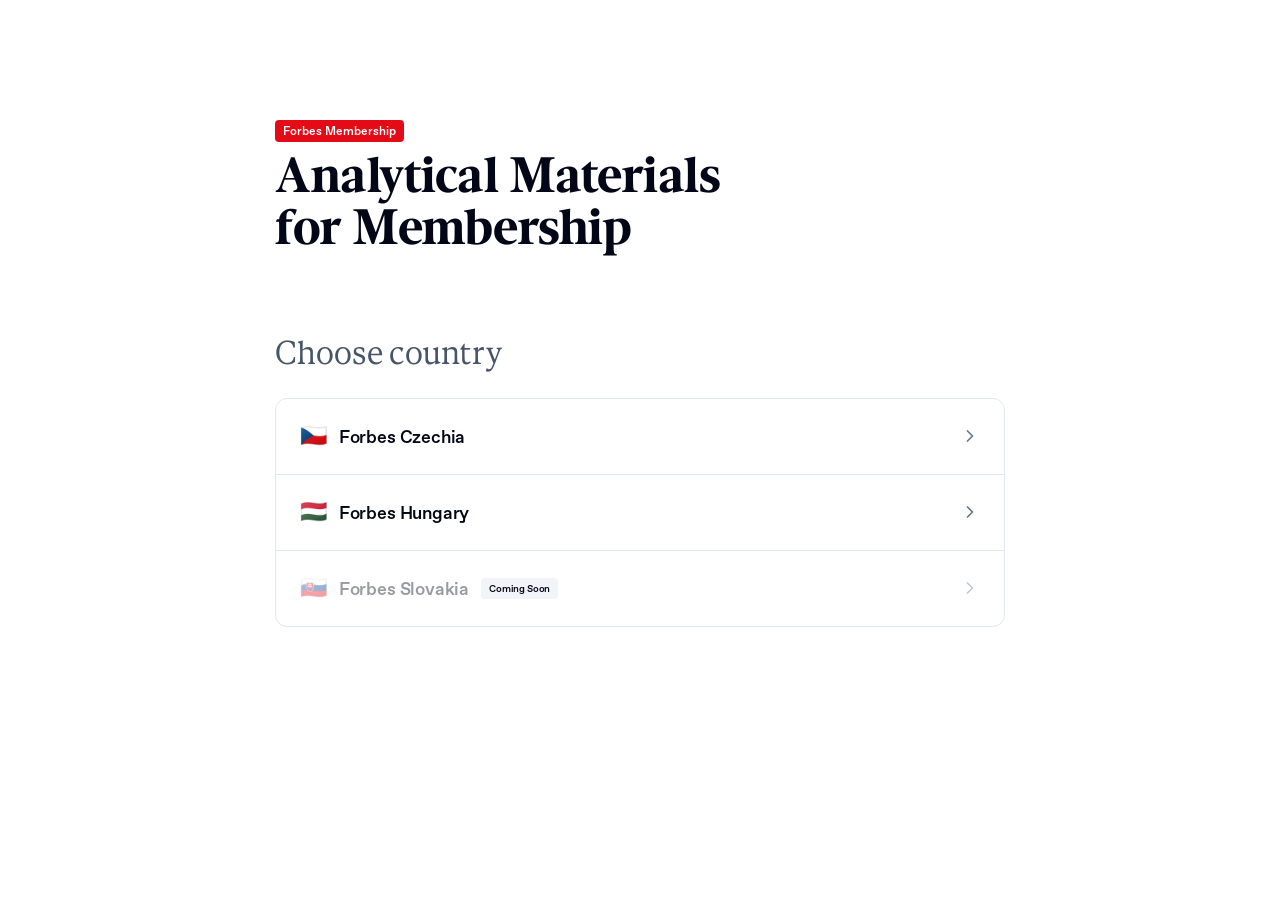
<file: index.html>
<!DOCTYPE html>
<html lang="en" data-theme="light">
<head>
<meta charset="UTF-8">
<meta name="viewport" content="width=device-width, initial-scale=1.0">
<meta name="description" content="Forbes Membership: analytical materials for membership strategy, by country.">
<link rel="preload" as="font" type="font/woff2" href="fonts/ForbesHighlander-Regular-Web.woff2" crossorigin>
<link rel="preload" as="font" type="font/woff2" href="fonts/FavoritPro-Book.woff2" crossorigin>
<link rel="preload" as="font" type="font/woff2" href="fonts/FavoritPro-Bold.woff2" crossorigin>
<link rel="stylesheet" href="fonts/favorit.css">
<link rel="stylesheet" href="motion.css">
<title>Forbes Membership – Analytical Materials</title>
<script>(function(){var saved=localStorage.getItem('theme');document.documentElement.dataset.theme=saved||(window.matchMedia('(prefers-color-scheme:dark)').matches?'dark':'light');})();</script>
<style>
@font-face{font-family:'ForbesHighlander';src:url('fonts/ForbesHighlander-Regular-Web.woff2') format('woff2'),url('fonts/ForbesHighlander-Regular-Web.woff') format('woff');font-weight:400;font-style:normal;font-display:swap}
@font-face{font-family:'ForbesHighlander';src:url('fonts/ForbesHighlander-Bold-Web.woff2') format('woff2'),url('fonts/ForbesHighlander-Bold-Web.woff') format('woff');font-weight:700;font-style:normal;font-display:swap}

:root {
  --bg:            #ffffff;
  --bg-2:          #f8fafc;
  --text:          #020617;
  --text-2:        #64748b;
  --text-choose:   #475569;
  --surface-tert:  #f1f5f9;
  --border:        #e2e8f0;
  --rose:          #e11d48;
  --forbes-red:    #e50b16;
  --sans:          'Favorit Pro', -apple-system, BlinkMacSystemFont, 'Segoe UI', Helvetica, Arial, sans-serif;
  --serif:         'ForbesHighlander', Georgia, serif;
}
[data-theme="dark"] {
  --bg:            #020617;
  --bg-2:          #0f172a;
  --text:          #ffffff;
  --text-2:        #cbd5e1;
  --text-choose:   #cbd5e1;
  --surface-tert:  #334155;
  --border:        #334155;
}

*,*::before,*::after { box-sizing: border-box; margin: 0; padding: 0; }

html, body { height: 100%; }
body {
  font-family: var(--sans);
  font-size: 15px;
  line-height: 1.5;
  background: var(--bg);
  color: var(--text);
  min-height: 100vh;
  font-kerning: normal;
  font-optical-sizing: auto;
  -webkit-font-smoothing: antialiased;
}

.theme-btn {
  position: fixed;
  top: 24px; right: 24px;
  z-index: 10;
  width: 40px; height: 40px;
  display: flex; align-items: center; justify-content: center;
  background: none;
  border: none;
  cursor: pointer;
  color: var(--text-2);
  border-radius: 8px;
  transition: color 150ms cubic-bezier(0.25,1,0.5,1), background 150ms cubic-bezier(0.25,1,0.5,1);
}
.theme-btn:hover { color: var(--text); background: var(--bg-2); }
.theme-btn:focus-visible { outline: 2px solid var(--rose); outline-offset: 2px; }
.icon-moon { display: none; }
[data-theme="dark"] .icon-moon { display: none; }
[data-theme="dark"] .icon-sun  { display: block; }
[data-theme="light"] .icon-sun  { display: none; }
[data-theme="light"] .icon-moon { display: block; }

.intro-main {
  display: flex;
  flex-direction: column;
  align-items: center;
  gap: 80px;
  padding: 120px 45px;
  min-height: 100vh;
}

.intro-top {
  display: flex;
  flex-direction: column;
  gap: 8px;
  align-items: flex-start;
  width: 730px;
  max-width: 100%;
}
.badge-membership {
  display: inline-flex;
  align-items: center;
  height: 22px;
  padding: 4px 8px;
  border-radius: 4px;
  background: var(--forbes-red);
  color: #fff;
  font-family: var(--sans);
  font-weight: 500;
  font-size: 12px;
  white-space: nowrap;
}
.intro-top h1 {
  font-family: var(--serif);
  font-weight: 700;
  font-size: 48px;
  line-height: 1.083;
  letter-spacing: -0.48px;
  color: var(--text);
  text-wrap: balance;
}

.intro-country {
  display: flex;
  flex-direction: column;
  gap: 24px;
  width: 730px;
  max-width: 100%;
}
.choose-country {
  font-family: var(--serif);
  font-weight: 400;
  font-size: 32px;
  line-height: 1.24;
  color: var(--text-choose);
}

.country-list {
  display: flex;
  flex-direction: column;
  width: 100%;
}
.country-opt {
  display: flex;
  align-items: center;
  justify-content: space-between;
  gap: 16px;
  width: 100%;
  padding: 24px;
  background: var(--bg);
  border: 1px solid var(--border);
  color: inherit;
  text-decoration: none;
  font-family: var(--sans);
  font-weight: 500;
  font-size: 18px;
  letter-spacing: -0.18px;
  color: var(--text);
  transition: background 150ms cubic-bezier(0.25,1,0.5,1), border-color 150ms cubic-bezier(0.25,1,0.5,1);
  position: relative;
}
.country-list a.country-opt:hover { background: var(--bg-2); border-color: var(--rose); z-index: 1; }
.country-list a.country-opt:focus-visible { outline: 2px solid var(--rose); outline-offset: -2px; }
.country-opt + .country-opt { margin-top: -1px; }
.country-opt:first-child { border-radius: 12px 12px 0 0; }
.country-opt:last-child { border-radius: 0 0 12px 12px; }
.country-opt.disabled { cursor: default; }
.country-opt .opt-label {
  display: flex;
  align-items: center;
  gap: 12px;
  transition: transform 200ms cubic-bezier(0.25,1,0.5,1);
}
.country-list a.country-opt:hover .opt-label { transform: translateX(3px); }
.country-opt.disabled .opt-text { opacity: .4; }
.country-opt .opt-text { display: inline-block; }
.flag {
  flex-shrink: 0;
  font-size: 22px;
  line-height: 1;
}
.country-opt.disabled .flag { opacity: .4; }
.badge-soon {
  display: inline-flex;
  align-items: center;
  padding: 4px 8px;
  border-radius: 4px;
  background: var(--surface-tert);
  color: var(--text);
  font-family: var(--sans);
  font-weight: 500;
  font-size: 10px;
  line-height: 13px;
  white-space: nowrap;
}
.chevron {
  flex-shrink: 0;
  color: var(--text-2);
  transition: transform 200ms cubic-bezier(0.25,1,0.5,1), color 150ms cubic-bezier(0.25,1,0.5,1);
}
.country-list a.country-opt:hover .chevron { transform: translateX(4px); color: var(--rose); }
.country-opt.disabled .chevron { opacity: .4; }

/* ── Entrance ── */
.intro-top { animation: rise-in 420ms cubic-bezier(0.2,0.8,0.2,1) both; }
.choose-country { animation: rise-in 420ms cubic-bezier(0.2,0.8,0.2,1) both 80ms; }
.country-opt { animation: rise-in 420ms cubic-bezier(0.2,0.8,0.2,1) both; }
.country-opt:nth-child(1) { animation-delay: 160ms; }
.country-opt:nth-child(2) { animation-delay: 210ms; }
.country-opt:nth-child(3) { animation-delay: 260ms; }
@keyframes rise-in {
  from { opacity: 0; transform: translateY(8px); }
  to   { opacity: 1; transform: translateY(0); }
}

@media (max-width: 800px) {
  .intro-main { padding: 64px 20px; gap: 48px; }
  .intro-top h1 { font-size: 34px; }
  .choose-country { font-size: 24px; }
  .country-opt { padding: 18px; font-size: 16px; }
}

@media (prefers-reduced-motion: reduce) {
  *,*::before,*::after { transition-duration: .01ms !important; animation-duration: .01ms !important; }
}
</style>
</head>
<body>

<main class="intro-main">

  <div class="intro-top">
    <span class="badge-membership">Forbes Membership</span>
    <h1>Analytical Materials for Membership</h1>
  </div>

  <div class="intro-country">
    <p class="choose-country">Choose country</p>
    <div class="country-list">

      <a class="country-opt" href="forbes_cz_index.html">
        <span class="opt-label">
          <span class="flag" aria-hidden="true">🇨🇿</span>
          <span class="opt-text">Forbes Czechia</span>
        </span>
        <svg class="chevron" width="20" height="20" viewBox="0 0 24 24" fill="none" stroke="currentColor" stroke-width="2" stroke-linecap="round" stroke-linejoin="round" aria-hidden="true"><path d="M9 6l6 6-6 6"/></svg>
      </a>

      <a class="country-opt" href="forbes_hu_index.html">
        <span class="opt-label">
          <span class="flag" aria-hidden="true">🇭🇺</span>
          <span class="opt-text">Forbes Hungary</span>
        </span>
        <svg class="chevron" width="20" height="20" viewBox="0 0 24 24" fill="none" stroke="currentColor" stroke-width="2" stroke-linecap="round" stroke-linejoin="round" aria-hidden="true"><path d="M9 6l6 6-6 6"/></svg>
      </a>

      <div class="country-opt disabled" aria-disabled="true">
        <span class="opt-label">
          <span class="flag" aria-hidden="true">🇸🇰</span>
          <span class="opt-text">Forbes Slovakia</span>
          <span class="badge-soon">Coming Soon</span>
        </span>
        <svg class="chevron" width="20" height="20" viewBox="0 0 24 24" fill="none" stroke="currentColor" stroke-width="2" stroke-linecap="round" stroke-linejoin="round" aria-hidden="true"><path d="M9 6l6 6-6 6"/></svg>
      </div>

    </div>
  </div>

</main>

<script src="theme.js"></script>
</body>
</html>
</file>
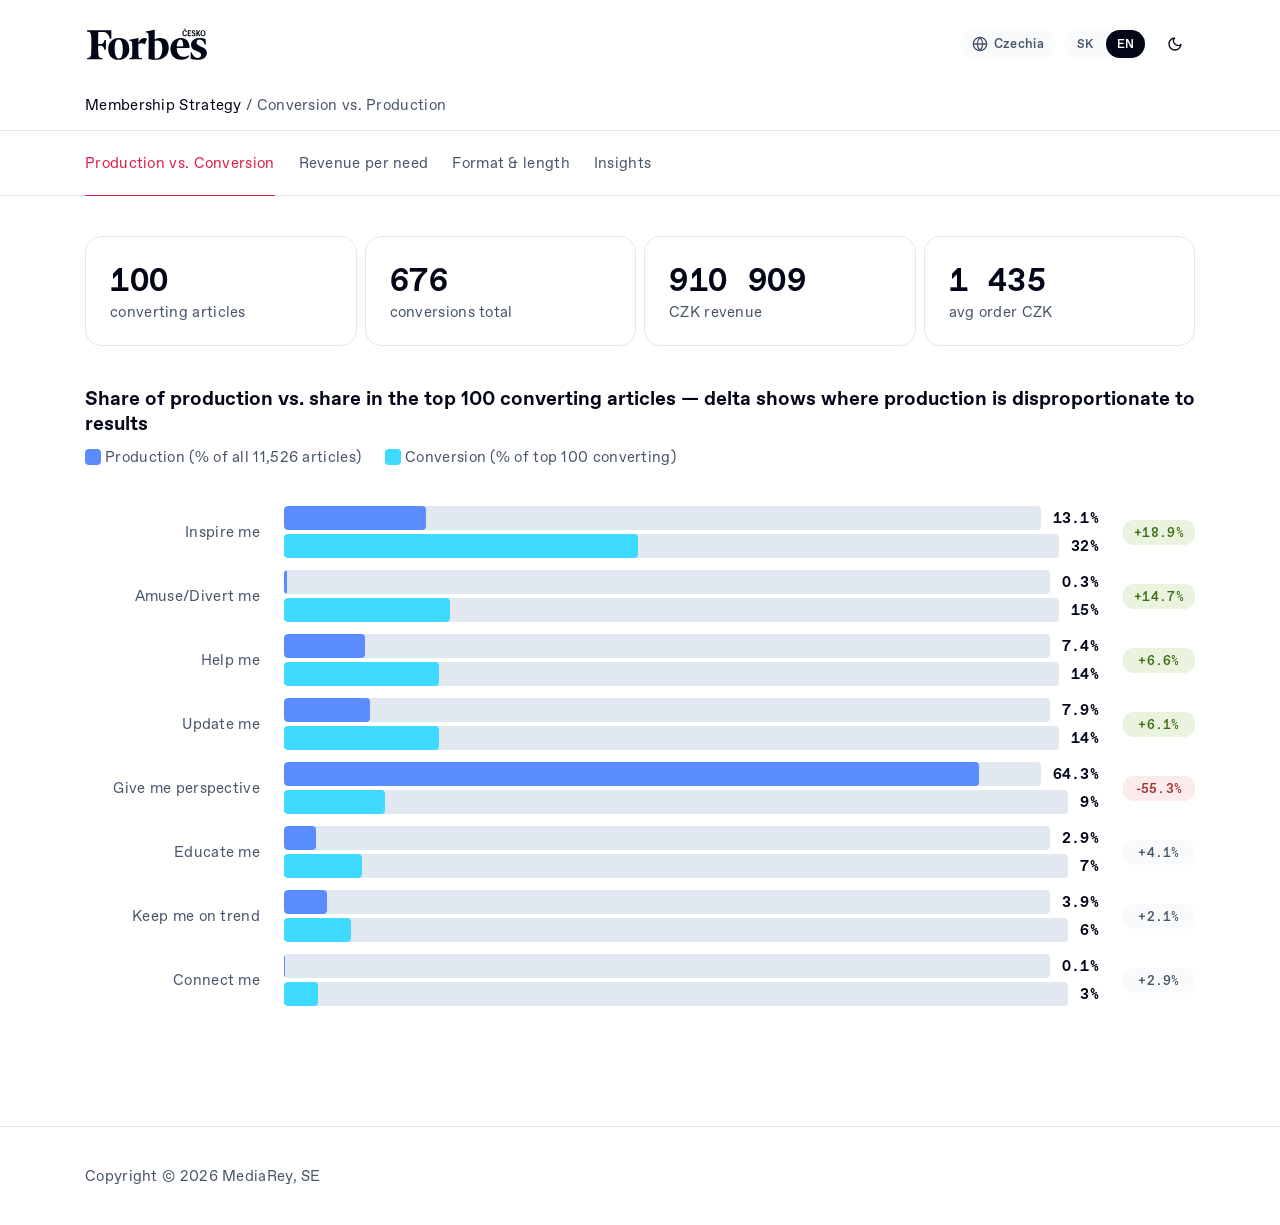
<file: forbes_cz_conversion_vs_production.html>
<!DOCTYPE html>
<html lang="sk" data-theme="dark">
<head>
<meta charset="UTF-8">
<meta name="viewport" content="width=device-width, initial-scale=1.0">
<meta name="description" content="Conversion vs. production analysis: comparing 11,526 Forbes.cz articles against top converting content by user need, format, and revenue.">
<link rel="preload" as="font" type="font/woff2" href="fonts/ForbesHighlander-Regular-Web.woff2" crossorigin>
<link rel="preload" as="font" type="font/woff2" href="fonts/FavoritPro-Book.woff2" crossorigin>
<link rel="preload" as="font" type="font/woff2" href="fonts/FavoritPro-Bold.woff2" crossorigin>
<link rel="stylesheet" href="fonts/favorit.css">
<title>Forbes.cz – Konverzia vs. Produkcia</title>
<script>(function(){var saved=localStorage.getItem('theme');document.documentElement.dataset.theme=saved||(window.matchMedia('(prefers-color-scheme:dark)').matches?'dark':'light');})();</script>
<style>
@font-face{font-family:'ForbesHighlander';src:url('fonts/ForbesHighlander-Bold-Web.woff2') format('woff2'),url('fonts/ForbesHighlander-Bold-Web.woff') format('woff');font-weight:700;font-style:normal;font-display:swap}
@font-face{font-family:'ForbesHighlander';src:url('fonts/ForbesHighlander-Regular-Web.woff2') format('woff2'),url('fonts/ForbesHighlander-Regular-Web.woff') format('woff');font-weight:400;font-style:normal;font-display:swap}
*{box-sizing:border-box;margin:0;padding:0}
:root{
  --font-sans:-apple-system,BlinkMacSystemFont,'Segoe UI',Helvetica,Arial,sans-serif;
  --color-background-primary:#ffffff;
  --color-background-secondary:#f5f4f0;
  --color-background-tertiary:#eeece6;
  --color-text-primary:#1a1a18;
  --color-text-secondary:#5a5a56;
  --color-text-tertiary:#8a8a84;
  --color-border-tertiary:rgba(0,0,0,0.12);
  --color-border-secondary:rgba(0,0,0,0.22);
  --color-border-primary:rgba(0,0,0,0.35);
  --border-radius-md:8px;
  --border-radius-lg:12px;
}
@media(prefers-color-scheme:dark){
  :root{
    --color-background-primary:#1e1e1c;
    --color-background-secondary:#2a2a28;
    --color-background-tertiary:#242422;
    --color-text-primary:#e8e6de;
    --color-text-secondary:#a0a098;
    --color-text-tertiary:#70706a;
    --color-border-tertiary:rgba(255,255,255,0.10);
    --color-border-secondary:rgba(255,255,255,0.18);
    --color-border-primary:rgba(255,255,255,0.28);
  }
}
body{font-family:var(--font-sans);background:var(--color-background-tertiary);color:var(--color-text-primary);min-height:100vh;font-kerning:normal;font-optical-sizing:auto}
.page-nav{position:fixed;top:0;left:0;right:0;z-index:100;background:var(--color-background-primary);border-bottom:0.5px solid var(--color-border-tertiary);padding:1rem 1.5rem 1.25rem}
.page-nav-inner{max-width:960px;margin:0 auto}
.page-nav-spacer{height:5.5rem}
.nav-title{display:flex;align-items:center;gap:6px;margin-bottom:4px}
.back-btn{display:inline-flex;align-items:center;justify-content:center;color:var(--color-text-tertiary);text-decoration:none;flex-shrink:0;transition:color 150ms cubic-bezier(0.25,1,0.5,1);padding:2px}
.back-btn:hover{color:#BE123C}
.back-btn:focus-visible{outline:2px solid #BE123C;outline-offset:2px;border-radius:2px}
.page-nav h1{font-size:28px;font-weight:400;font-family:'ForbesHighlander',Georgia,serif;text-wrap:balance}
.page-nav p{font-size:13px;color:var(--color-text-tertiary);padding-left:30px}
.wrap{max-width:960px;margin:0 auto;padding:2rem 1.5rem 5rem}
.tabs{display:flex;gap:8px;flex-wrap:wrap;margin-bottom:1.5rem}
.tab-btn{padding:5px 14px;min-height:36px;border-radius:20px;border:0.5px solid var(--color-border-secondary);background:var(--color-background-secondary);color:var(--color-text-secondary);font-size:12px;cursor:pointer;font-family:inherit;transition:all 150ms cubic-bezier(0.25,1,0.5,1)}
.tab-btn.active{background:var(--color-background-primary);color:var(--color-text-primary);border-color:#BE123C;font-weight:500}
.tab-btn:focus-visible{outline:2px solid #BE123C;outline-offset:2px}
.header-controls{display:flex;align-items:center;gap:8px}
.country-link{display:inline-flex;align-items:center;gap:6px;min-height:32px;padding:0 12px;font-size:13px;font-weight:500;color:var(--color-text-secondary);background:var(--color-background-secondary);border-radius:20px;text-decoration:none;flex-shrink:0;transition:color 150ms cubic-bezier(0.25,1,0.5,1),background 150ms cubic-bezier(0.25,1,0.5,1)}
.country-link:hover{color:var(--color-text-primary)}
.country-link:focus-visible{outline:2px solid #BE123C;outline-offset:2px}
.country-link svg{flex-shrink:0}
.lang-switch{display:flex;gap:2px;background:var(--color-background-secondary);border-radius:20px;padding:2px}
.lang-btn{padding:5px 11px;min-height:28px;border:none;background:none;border-radius:18px;font-size:12px;font-weight:500;color:var(--color-text-secondary);cursor:pointer;font-family:inherit;transition:all 150ms cubic-bezier(0.25,1,0.5,1)}
.lang-btn.active{background:var(--color-text-primary);color:var(--color-background-primary)}
.lang-btn:focus-visible{outline:2px solid #BE123C;outline-offset:2px}
.section{margin-bottom:2rem}
.section--major{margin-bottom:3rem}
.section-label{font-family:inherit;font-size:20px;font-weight:700;line-height:1.25;letter-spacing:0;text-transform:none;color:var(--color-text-primary);margin-bottom:.75rem}
.stats-row{display:flex;gap:8px;margin-bottom:1.5rem;flex-wrap:wrap}
.stat-card{flex:1;min-width:90px;max-width:160px;background:var(--color-background-primary);border:0.5px solid var(--color-border-tertiary);border-radius:var(--border-radius-md);padding:8px 12px}
.stat-num{font-size:20px;font-weight:500;color:var(--color-text-primary);font-variant-numeric:tabular-nums}
.stat-lbl{font-size:10px;color:var(--color-text-tertiary);margin-top:2px}
.compare-row{display:flex;align-items:center;gap:8px;margin-bottom:10px}
.need-label{font-size:12px;color:var(--color-text-secondary);width:175px;flex-shrink:0;text-align:right}
.bars-pair{flex:1;display:flex;flex-direction:column;gap:3px}
.bar-pair-row{display:flex;align-items:center;gap:5px}
.bar-track{flex:1;height:17px;background:var(--color-background-secondary);border-radius:3px;overflow:hidden;position:relative}
.bar-fill{height:100%;border-radius:3px;transition:width 400ms cubic-bezier(0.25,1,0.5,1)}
.bar-val{font-size:10px;font-weight:500;white-space:nowrap;flex-shrink:0;min-width:30px;font-variant-numeric:tabular-nums}
.delta-badge{font-size:11px;font-weight:500;padding:2px 8px;border-radius:10px;width:62px;text-align:center;flex-shrink:0;font-variant-numeric:tabular-nums}
.delta-pos{background:#eaf3de;color:#3b6d11}
.delta-neg{background:#fcebeb;color:#a32d2d}
.delta-neu{background:var(--color-background-secondary);color:var(--color-text-secondary)}
.rev-row{display:flex;align-items:center;gap:8px;margin-bottom:8px}
.rev-label{font-size:12px;color:var(--color-text-secondary);width:175px;text-align:right;flex-shrink:0}
.rev-track{flex:1;height:22px;background:var(--color-background-secondary);border-radius:3px;overflow:hidden}
.rev-fill{height:100%;border-radius:3px}
.rev-val{font-size:11px;font-weight:500;white-space:nowrap;flex-shrink:0;min-width:72px;font-variant-numeric:tabular-nums}
.rev-extra{font-size:11px;color:var(--color-text-tertiary);width:110px;flex-shrink:0}
.insight{background:var(--color-background-secondary);border:0.5px solid var(--color-border-secondary);border-radius:var(--border-radius-md);padding:10px 14px;font-size:12px;color:var(--color-text-secondary);line-height:1.6;margin-bottom:8px}
.insight strong{color:var(--color-text-primary)}
.insight.critical{background:rgba(216,90,48,.06);border-color:rgba(216,90,48,.35)}
.insight.good{background:rgba(29,158,117,.06);border-color:rgba(29,158,117,.35)}
.insight.warning{background:rgba(186,117,23,.06);border-color:rgba(186,117,23,.35)}
.fmt-grid{display:grid;grid-template-columns:repeat(4,1fr);gap:8px}
@media(max-width:600px){.fmt-grid{grid-template-columns:repeat(2,1fr)}}
.fmt-card{background:var(--color-background-primary);border:0.5px solid var(--color-border-tertiary);border-radius:var(--border-radius-md);padding:10px 12px}
.fmt-name{font-size:11px;font-weight:500;color:var(--color-text-primary);margin-bottom:4px}
.fmt-n{font-size:22px;font-weight:500;font-variant-numeric:tabular-nums}
.fmt-needs{font-size:10px;color:var(--color-text-secondary);margin-top:6px;line-height:1.4}
.legend-row{display:flex;gap:16px;margin-bottom:1rem;flex-wrap:wrap}
.legend-item{display:flex;align-items:center;gap:5px;font-size:11px;color:var(--color-text-secondary)}
.leg-rect{width:28px;height:8px;border-radius:2px}
.note{font-size:11px;color:var(--color-text-tertiary);margin-top:.75rem;line-height:1.5;padding:8px 12px;background:var(--color-background-secondary);border-radius:var(--border-radius-md)}
[id^="tab-"]{transition:opacity 200ms cubic-bezier(0.25,1,0.5,1)}
@media(prefers-reduced-motion:reduce){
  *,*::before,*::after{transition-duration:.01ms!important;animation-duration:.01ms!important;animation-iteration-count:1!important}
}
@media(prefers-color-scheme:dark){
  .tab-btn.active{border-color:#FB7185}
  .tab-btn:focus-visible{outline-color:#FB7185}
  .back-btn:hover{color:#FB7185}
  .back-btn:focus-visible{outline-color:#FB7185}
  .lang-btn:focus-visible{outline-color:#FB7185}
}
</style>
<link rel="stylesheet" href="figma-design.css">
<link rel="stylesheet" href="motion.css">
</head>
<body>
<div class="page-nav">
  <div class="page-nav-inner">
    <div class="nav-title" aria-label="Forbes.cz">
      <a class="brand-logo" href="forbes_cz_index.html" aria-label="Forbes Česko home"><img src="assets/forbes-cesko-logo.svg" alt="Forbes Česko"></a>
      <div class="header-controls">
        <a class="country-link" href="index.html" aria-label="Change country">
          <svg width="16" height="16" viewBox="0 0 24 24" fill="none" stroke="currentColor" stroke-width="2" stroke-linecap="round" stroke-linejoin="round" aria-hidden="true"><circle cx="12" cy="12" r="10"/><path d="M2 12h20"/><path d="M12 2a15.3 15.3 0 0 1 4 10 15.3 15.3 0 0 1-4 10 15.3 15.3 0 0 1-4-10 15.3 15.3 0 0 1 4-10z"/></svg>
          <span>Czechia</span>
        </a>
        <div class="lang-switch" role="group" aria-label="Language">
          <button class="lang-btn active" data-lang="sk">SK</button>
          <button class="lang-btn" data-lang="en">EN</button>
        </div>
        <button class="theme-btn header-icon" type="button" aria-label="Switch theme">
          <svg class="icon-sun" width="16" height="16" viewBox="0 0 24 24" fill="none" stroke="currentColor" stroke-width="2" stroke-linecap="round" stroke-linejoin="round" aria-hidden="true"><circle cx="12" cy="12" r="4"/><path d="M12 2v2M12 20v2M4.93 4.93l1.41 1.41M17.66 17.66l1.41 1.41M2 12h2M20 12h2M6.34 17.66l-1.41 1.41M19.07 4.93l-1.41 1.41"/></svg>
          <svg class="icon-moon" width="16" height="16" viewBox="0 0 24 24" fill="none" stroke="currentColor" stroke-width="2" stroke-linecap="round" stroke-linejoin="round" aria-hidden="true"><path d="M21 12.79A9 9 0 1 1 11.21 3 7 7 0 0 0 21 12.79z"/></svg>
        </button>
      </div>
    </div>
    <p class="breadcrumb"><a href="forbes_cz_index.html">Membership Strategy</a> / <span data-i18n="breadcrumb">Konverzia vs. Produkcia</span></p>
  </div>
</div>
<div class="page-nav-spacer"></div>
<div class="wrap">

<div class="tabs">
  <button class="tab-btn active" onclick="showTab('gap')" data-i18n="tab-gap">Produkcia vs. Konverzia</button>
  <button class="tab-btn" onclick="showTab('revenue')">Revenue per need</button>
  <button class="tab-btn" onclick="showTab('format')" data-i18n="tab-format">Formát &amp; dĺžka</button>
  <button class="tab-btn" onclick="showTab('insights')">Insights</button>
</div>

<!-- TAB: GAP -->
<div id="tab-gap">
<div class="stats-row">
  <div class="stat-card"><div class="stat-num">100</div><div class="stat-lbl" data-i18n="stat-convart">konverzných článkov</div></div>
  <div class="stat-card"><div class="stat-num">676</div><div class="stat-lbl" data-i18n="stat-convtotal">konverzií spolu</div></div>
  <div class="stat-card"><div class="stat-num">910 909</div><div class="stat-lbl">CZK revenue</div></div>
  <div class="stat-card"><div class="stat-num">1 435</div><div class="stat-lbl">avg order CZK</div></div>
</div>
<div class="section">
  <h2 class="section-label" data-i18n="sec-gap">Podiel na produkcii vs. podiel v top 100 konverzných článkoch — delta ukazuje kde je výroba neúmerná výsledkom</h2>
  <div class="legend-row">
    <div class="legend-item"><div class="leg-rect" style="background:#5b8cff"></div><span data-i18n="legend-prod">Produkcia (% všetkých 11 526 čl.)</span></div>
    <div class="legend-item"><div class="leg-rect" style="background:#3dd9ff"></div><span data-i18n="legend-conv">Konverzia (% z top 100 konverzných)</span></div>
  </div>
  <div id="compare-bars"></div>
</div>
</div>

<!-- TAB: REVENUE -->
<div id="tab-revenue" style="display:none">
<div class="section">
  <h2 class="section-label" data-i18n="sec-revtotal">Celkový revenue per user need (top 100 konverzných článkov)</h2>
  <div id="rev-bars"></div>
</div>
<div class="section">
  <h2 class="section-label" data-i18n="sec-revperart">Revenue na článok — ktorá kategória prináša najviac na jeden článok</h2>
  <div id="rev-per-article"></div>
</div>
</div>

<!-- TAB: FORMAT -->
<div id="tab-format" style="display:none">
<div class="section">
  <h2 class="section-label" data-i18n="sec-formats">Formáty v konverzných článkoch (n=100)</h2>
  <div class="fmt-grid" id="fmt-cards"></div>
</div>
<div class="section" style="margin-top:1.5rem">
  <h2 class="section-label" data-i18n="sec-wordcount">Priemerná dĺžka článku per user need (slová)</h2>
  <div id="wordcount-bars"></div>
</div>
<div class="note" data-i18n="note-format">Priemerný konverzný článok má 876 slov a 5 minút čítania. Teasery (&lt;300 slov) tvoria 40–60% konverzných článkov v každej kategórii — paywall hit pri teaser generuje vyšší záujem prejsť cez bránu.</div>
</div>

<!-- TAB: INSIGHTS -->
<div id="tab-insights" style="display:none">
<div class="section">
  <h2 class="section-label" data-i18n="sec-insights">Kľúčové zistenia z porovnania produkcia vs. konverzia</h2>
  <div class="insight critical" data-i18n="insight-1" data-i18n-html>
    <strong>Give me perspective: masívna overproduction, minimálna konverzia.</strong> Tvorí 64% celej produkcie ale len 9% konverzných článkov a 6% revenue. Na každý konverzný článok v tejto kategórii pripadá ~7× viac produkcie ako zodpovedá výkonu. Toto je najväčší štrukturálny problém obsahu.
  </div>
  <div class="insight good" data-i18n="insight-2" data-i18n-html>
    <strong>Inspire me je motor konverzií.</strong> 13% produkcie → 32% konverzných článkov → 36% revenue. Revenue per článok: 10 195 CZK — najvyšší zo všetkých kategórií. Profily podnikateľov a príbehy "od nuly" sú jasný subscription driver. Redakcia by mala zvýšiť produkciu aspoň 2×.
  </div>
  <div class="insight critical" data-i18n="insight-3" data-i18n-html>
    <strong>Help me je systematicky podreprezentovaný pri vysokom konverznom potenciáli.</strong> 7.4% produkcie → 14% konverzných článkov → 14.4% revenue. Konverzný potenciál je takmer 2× vyšší ako produkčný podiel. Revenue per článok (9 360 CZK) porovnateľný s Inspire me. Praktické návody — financie, kariéra, podnikanie — jednoznačne konvertujú.
  </div>
  <div class="insight warning" data-i18n="insight-4" data-i18n-html>
    <strong>Amuse/Divert me — prekvapivý konvertor.</strong> Len 0.3% produkcie ale 15% konverzných článkov a 13.7% revenue. Najvyšší avg order: 1 659 CZK. Signál že ľahší entertaining obsah s premium gatingom konvertuje inak ako predpokladáme. Treba overiť na väčšej vzorke.
  </div>
  <div class="insight good" data-i18n="insight-5" data-i18n-html>
    <strong>Formát: Feature/Reportáž (30) a Profil (16) dominujú — nie krátke správy.</strong> Teasery (&lt;300 slov) konvertujú prekvapivo dobre — 40–60% konverzných článkov v každej kategórii. Paywall hit pri teaser = vyšší záujem prejsť cez bránu.
  </div>
  <div class="insight warning" data-i18n="insight-6" data-i18n-html>
    <strong>Connect me: extrémne revenue per článok (24 421 CZK) — ale len 3 články.</strong> Forbes 30 pod 30 a eventy generujú obrovský revenue na článok. Nie sú škálovateľné, ale konverzná hodnota je neporovnateľná. Každý takýto obsah musí byť za paywallom.
  </div>
  <div class="insight" data-i18n="insight-7" data-i18n-html>
    <strong>Update me konvertuje lepšie ako čakáme (14% konv. čl., 10.4% revenue).</strong> Breaking news má konverzný potenciál — ale priemerný order je nižší (1 531 CZK) a revenue per článok najnižší (6 780 CZK). Funguje ako vstupný bod, nie retention driver.
  </div>
</div>
</div>

</div>

<footer class="dashboard-footer">
  <span>Copyright &copy; 2026 MediaRey, SE</span>
</footer>

<script>
const needs=[
  {label:'Inspire me',         prod:13.1,conv:32.0,color:'#3dd9ff'},
  {label:'Amuse/Divert me',    prod:0.3, conv:15.0,color:'#ff4fd8'},
  {label:'Help me',            prod:7.4, conv:14.0,color:'#34d399'},
  {label:'Update me',          prod:7.9, conv:14.0,color:'#a3e635'},
  {label:'Give me perspective',prod:64.3,conv:9.0, color:'#5b8cff'},
  {label:'Educate me',         prod:2.9, conv:7.0, color:'#ff8a7a'},
  {label:'Keep me on trend',   prod:3.9, conv:6.0, color:'#fbbf24'},
  {label:'Connect me',         prod:0.1, conv:3.0, color:'#a78bfa'},
];
const revData=[
  {label:'Inspire me',         total:326260,per:10195,conv:8.0, color:'#3dd9ff'},
  {label:'Help me',            total:131041,per:9360, conv:8.0, color:'#34d399'},
  {label:'Amuse/Divert me',    total:125011,per:8334, conv:6.0, color:'#ff4fd8'},
  {label:'Update me',          total:94922, per:6780, conv:5.0, color:'#a3e635'},
  {label:'Connect me',         total:73265, per:24421,conv:13.0,color:'#a78bfa'},
  {label:'Educate me',         total:64006, per:9143, conv:7.0, color:'#ff8a7a'},
  {label:'Give me perspective',total:55148, per:6127, conv:5.0, color:'#5b8cff'},
  {label:'Keep me on trend',   total:41254, per:6875, conv:4.0, color:'#fbbf24'},
];
const fmtData=[
  {name:'Feature/Reportáž',nameEn:'Feature/Report',n:30,needs:'Inspire me, Help me, Amuse',color:'#3dd9ff'},
  {name:'Rozhovor',         nameEn:'Interview',n:19,needs:'Inspire me, Give me perspective',color:'#5b8cff'},
  {name:'Profil',           nameEn:'Profile',n:16,needs:'Inspire me (100%)',color:'#3dd9ff'},
  {name:'How-to/Návod',     nameEn:'How-to/Guide',n:12,needs:'Help me, Educate me, Amuse',color:'#34d399'},
  {name:'Správa/Novinka',   nameEn:'News/Update',n:9, needs:'Update me (100%)',color:'#a3e635'},
  {name:'Zoznam/List',      nameEn:'List',n:6, needs:'Rôzne',needsEn:'Various',color:'#a78bfa'},
  {name:'Investigácia',     nameEn:'Investigation',n:4, needs:'Give me perspective',color:'#5b8cff'},
  {name:'Event/Výber',      nameEn:'Event/Selection',n:4, needs:'Connect me, Amuse',color:'#a78bfa'},
];
const wcData=[
  {label:'Connect me',         words:2598,color:'#a78bfa'},
  {label:'Give me perspective',words:1127,color:'#5b8cff'},
  {label:'Educate me',         words:1055,color:'#ff8a7a'},
  {label:'Amuse/Divert me',    words:994, color:'#ff4fd8'},
  {label:'Inspire me',         words:950, color:'#3dd9ff'},
  {label:'Keep me on trend',   words:881, color:'#fbbf24'},
  {label:'Help me',            words:688, color:'#34d399'},
  {label:'Update me',          words:674, color:'#a3e635'},
];

// Compare bars
const cb=document.getElementById('compare-bars');
needs.forEach(n=>{
  const delta=n.conv-n.prod;
  const dSign=delta>0?'+':'';
  const dCls=delta>5?'delta-pos':delta<-5?'delta-neg':'delta-neu';
  const maxScale=70;
  cb.innerHTML+=`<div class="compare-row">
    <div class="need-label">${n.label}</div>
    <div class="bars-pair">
      <div class="bar-pair-row">
        <div class="bar-track"><div class="bar-fill" style="width:${Math.min(n.prod,maxScale)/maxScale*100}%;background:#5b8cff"></div></div>
        <span class="bar-val" style="color:#5b8cff">${n.prod}%</span>
      </div>
      <div class="bar-pair-row">
        <div class="bar-track"><div class="bar-fill" style="width:${Math.min(n.conv,maxScale)/maxScale*100}%;background:#3dd9ff"></div></div>
        <span class="bar-val" style="color:#3dd9ff">${n.conv}%</span>
      </div>
    </div>
    <div class="delta-badge ${dCls}">${dSign}${delta.toFixed(1)}%</div>
  </div>`;
});

function isEn(){ return window.getLang && window.getLang()==='en'; }

// Revenue total
const maxRev=326260;
function renderRevBars(){
  const rb=document.getElementById('rev-bars');
  const perArt=isEn()?'CZK/article':'CZK/čl.';
  rb.innerHTML='';
  [...revData].sort((a,b)=>b.total-a.total).forEach(n=>{
    rb.innerHTML+=`<div class="rev-row">
      <div class="rev-label">${n.label}</div>
      <div class="rev-track"><div class="rev-fill" style="width:${n.total/maxRev*100}%;background:${n.color}"></div></div>
      <span class="rev-val" style="color:${n.color}">${(n.total/1000).toFixed(0)}k CZK</span>
      <div class="rev-extra">${n.per.toLocaleString()} ${perArt}</div>
    </div>`;
  });
}
renderRevBars();

// Revenue per article
const maxPer=24421;
function renderRevPerArticle(){
  const rpa=document.getElementById('rev-per-article');
  const convArt=isEn()?'conv./article':'konv./čl.';
  rpa.innerHTML='';
  [...revData].sort((a,b)=>b.per-a.per).forEach(n=>{
    rpa.innerHTML+=`<div class="rev-row">
      <div class="rev-label">${n.label}</div>
      <div class="rev-track"><div class="rev-fill" style="width:${n.per/maxPer*100}%;background:${n.color}"></div></div>
      <span class="rev-val" style="color:${n.color}">${n.per.toLocaleString()} CZK</span>
      <div class="rev-extra">${n.conv} ${convArt}</div>
    </div>`;
  });
}
renderRevPerArticle();

// Format cards
function renderFmtCards(){
  const fc=document.getElementById('fmt-cards');
  const en=isEn();
  const articlesLbl=en?'articles':'článkov';
  fc.innerHTML='';
  fmtData.forEach(f=>{
    fc.innerHTML+=`<div class="fmt-card">
      <div class="fmt-name">${en&&f.nameEn?f.nameEn:f.name}</div>
      <div class="fmt-n" style="color:${f.color}">${f.n}</div>
      <div style="font-size:10px;color:var(--color-text-tertiary);margin-top:2px">${articlesLbl}</div>
      <div class="fmt-needs">${en&&f.needsEn?f.needsEn:f.needs}</div>
    </div>`;
  });
}
renderFmtCards();

// Wordcount
const maxWc=2598;
function renderWordcount(){
  const wcEl=document.getElementById('wordcount-bars');
  const wordsLbl=isEn()?'words':'slov';
  wcEl.innerHTML='';
  wcData.forEach(n=>{
    wcEl.innerHTML+=`<div class="rev-row">
      <div class="rev-label">${n.label}</div>
      <div class="rev-track"><div class="rev-fill" style="width:${n.words/maxWc*100}%;background:${n.color}"></div></div>
      <span class="rev-val" style="color:${n.color}">${n.words.toLocaleString()} ${wordsLbl}</span>
      <div class="rev-extra"></div>
    </div>`;
  });
}
renderWordcount();

document.addEventListener('langchange',function(){
  renderRevBars();
  renderRevPerArticle();
  renderFmtCards();
  renderWordcount();
});

var _curTab=null;
function showTab(t,skipHash){
  var ids=['gap','revenue','format','insights'];
  if(!ids.includes(t))t='gap';
  if(_curTab===t)return;
  if(!skipHash)history.replaceState(null,'','#'+t);
  if(window.switchDashboardTab){
    _curTab=window.switchDashboardTab({current:_curTab,next:t,ids:ids});
    return;
  }
  var noAnim=_curTab===null||window.matchMedia('(prefers-reduced-motion:reduce)').matches;
  if(noAnim){
    ids.forEach(function(id){document.getElementById('tab-'+id).style.display=id===t?'block':'none';});
    _curTab=t;
  }else{
    var out=document.getElementById('tab-'+_curTab);
    var inEl=document.getElementById('tab-'+t);
    out.style.opacity='0';
    setTimeout(function(){
      out.style.display='none';
      out.style.opacity='';
      inEl.style.opacity='0';
      inEl.style.display='block';
      requestAnimationFrame(function(){requestAnimationFrame(function(){inEl.style.opacity='1';});});
      _curTab=t;
    },150);
  }
  document.querySelectorAll('.tab-btn').forEach(function(b,i){b.classList.toggle('active',ids[i]===t);});
}
(function(){
  var ids=['gap','revenue','format','insights'];
  var hash=location.hash.replace('#','');
  showTab(ids.includes(hash)?hash:'gap',true);
  window.addEventListener('hashchange',function(){
    var h=location.hash.replace('#','');
    showTab(ids.includes(h)?h:'gap',true);
  });
})();
</script>
<script>
(function(){
  var nav=document.querySelector('.page-nav');
  var spacer=document.querySelector('.page-nav-spacer');
  function sync(){spacer.style.height=nav.offsetHeight+'px';}
  sync();
  window.addEventListener('resize',sync);
  document.fonts.ready.then(sync);
})();
</script>
<script>
window.I18N_EN = {
  "breadcrumb": "Conversion vs. Production",
  "tab-gap": "Production vs. Conversion",
  "tab-format": "Format & length",
  "stat-convart": "converting articles",
  "stat-convtotal": "conversions total",
  "sec-gap": "Share of production vs. share in the top 100 converting articles — delta shows where production is disproportionate to results",
  "legend-prod": "Production (% of all 11,526 articles)",
  "legend-conv": "Conversion (% of top 100 converting)",
  "sec-revtotal": "Total revenue per user need (top 100 converting articles)",
  "sec-revperart": "Revenue per article — which category brings the most per article",
  "sec-formats": "Formats in converting articles (n=100)",
  "sec-wordcount": "Average article length per user need (words)",
  "note-format": "The average converting article has 876 words and a 5-minute read time. Teasers (<300 words) make up 40–60% of converting articles in every category — hitting the paywall on a teaser drives higher interest in getting past the gate.",
  "sec-insights": "Key findings from the production vs. conversion comparison",
  "insight-1": "<strong>Give me perspective: massive overproduction, minimal conversion.</strong> It makes up 64% of all production but only 9% of converting articles and 6% of revenue. For every converting article in this category, there's ~7× more production than its performance warrants. This is the biggest structural problem in the content mix.",
  "insight-2": "<strong>Inspire me is the conversion engine.</strong> 13% of production → 32% of converting articles → 36% of revenue. Revenue per article: 10,195 CZK — the highest of all categories. Entrepreneur profiles and \"from scratch\" stories are a clear subscription driver. The newsroom should increase production at least 2×.",
  "insight-3": "<strong>Help me is systematically underrepresented relative to its high conversion potential.</strong> 7.4% of production → 14% of converting articles → 14.4% of revenue. Conversion potential is almost 2× higher than the production share. Revenue per article (9,360 CZK) is comparable to Inspire me. Practical guides — finance, career, business — clearly convert.",
  "insight-4": "<strong>Amuse/Divert me — a surprising converter.</strong> Only 0.3% of production but 15% of converting articles and 13.7% of revenue. The highest avg order: 1,659 CZK. A signal that lighter entertaining content with premium gating converts differently than we assume. Worth validating on a larger sample.",
  "insight-5": "<strong>Format: Feature/Report (30) and Profile (16) dominate — not short news.</strong> Teasers (<300 words) convert surprisingly well — 40–60% of converting articles in every category. Hitting the paywall on a teaser = higher interest in getting past the gate.",
  "insight-6": "<strong>Connect me: extreme revenue per article (24,421 CZK) — but only 3 articles.</strong> Forbes 30 under 30 and events generate enormous revenue per article. They aren't scalable, but the conversion value is incomparable. All content like this needs to be behind the paywall.",
  "insight-7": "<strong>Update me converts better than expected (14% of converting articles, 10.4% of revenue).</strong> Breaking news has conversion potential — but the average order is lower (1,531 CZK) and revenue per article is the lowest (6,780 CZK). It works as an entry point, not a retention driver."
};
</script>
<script src="theme.js"></script>
</body>
</html>
</file>
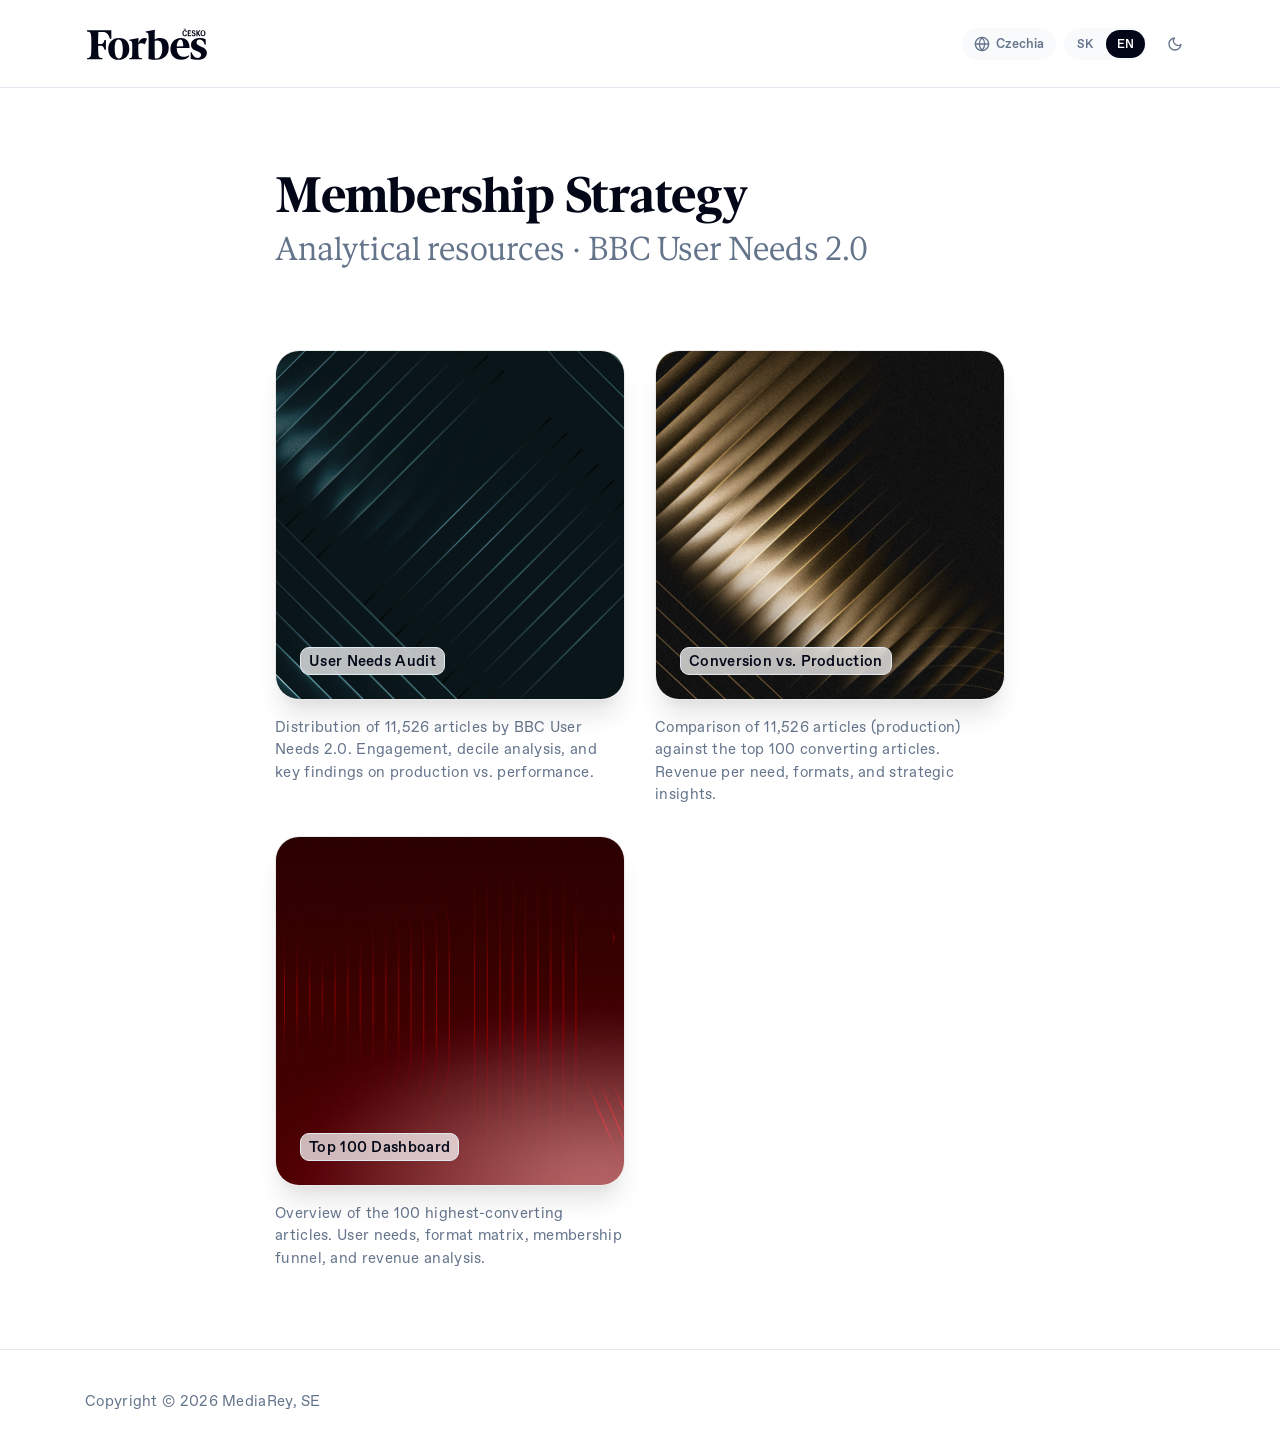
<file: forbes_cz_index.html>
<!DOCTYPE html>
<html lang="sk" data-theme="light">
<head>
<meta charset="UTF-8">
<meta name="viewport" content="width=device-width, initial-scale=1.0">
<meta name="description" content="Forbes.cz membership strategy: analytical dashboards for content conversion, user needs, and revenue performance.">
<link rel="preload" as="font" type="font/woff2" href="fonts/ForbesHighlander-Regular-Web.woff2" crossorigin>
<link rel="preload" as="font" type="font/woff2" href="fonts/FavoritPro-Book.woff2" crossorigin>
<link rel="preload" as="font" type="font/woff2" href="fonts/FavoritPro-Bold.woff2" crossorigin>
<link rel="stylesheet" href="fonts/favorit.css">
<link rel="stylesheet" href="motion.css">
<title>Forbes.cz – Membership Strategy</title>
<script>(function(){var saved=localStorage.getItem('theme');document.documentElement.dataset.theme=saved||(window.matchMedia('(prefers-color-scheme:dark)').matches?'dark':'light');})();</script>
<style>
@font-face{font-family:'ForbesHighlander';src:url('fonts/ForbesHighlander-Regular-Web.woff2') format('woff2'),url('fonts/ForbesHighlander-Regular-Web.woff') format('woff');font-weight:400;font-style:normal;font-display:swap}
@font-face{font-family:'ForbesHighlander';src:url('fonts/ForbesHighlander-Bold-Web.woff2') format('woff2'),url('fonts/ForbesHighlander-Bold-Web.woff') format('woff');font-weight:700;font-style:normal;font-display:swap}

:root {
  --bg:       #ffffff;
  --bg-2:     #f8fafc;
  --text:     #020617;
  --text-2:   #64748b;
  --border:   #e2e8f0;
  --rose:     #e11d48;
  --sans:     'Favorit Pro', -apple-system, BlinkMacSystemFont, 'Segoe UI', Helvetica, Arial, sans-serif;
  --serif:    'ForbesHighlander', Georgia, serif;
}
[data-theme="dark"] {
  --bg:       #020617;
  --bg-2:     #0f172a;
  --text:     #ffffff;
  --text-2:   #cbd5e1;
  --border:   #334155;
}

*,*::before,*::after { box-sizing: border-box; margin: 0; padding: 0; }

body {
  font-family: var(--sans);
  font-size: 15px;
  line-height: 1.5;
  background: var(--bg);
  color: var(--text);
  min-height: 100vh;
  font-kerning: normal;
  font-optical-sizing: auto;
  -webkit-font-smoothing: antialiased;
}

/* ── Nav ── */
.nav {
  position: fixed;
  top: 0; left: 0; right: 0;
  z-index: 100;
  background: var(--bg);
  border-bottom: 1px solid var(--border);
  height: 88px;
  display: flex;
  align-items: center;
}
.nav-inner {
  width: 100%;
  max-width: 1200px;
  margin: 0 auto;
  padding: 0 45px;
  display: flex;
  align-items: center;
  justify-content: space-between;
}
.nav-left { display: flex; align-items: center; gap: 16px; }
.country-link {
  display: inline-flex; align-items: center; gap: 6px;
  min-height: 32px; padding: 0 12px;
  font-size: 13px; font-weight: 500;
  color: var(--text-2);
  background: var(--bg-2);
  border-radius: 20px;
  text-decoration: none;
  flex-shrink: 0;
  transition: color 150ms cubic-bezier(0.25,1,0.5,1), background 150ms cubic-bezier(0.25,1,0.5,1);
}
.country-link:hover { color: var(--text); background: var(--border); }
.country-link:focus-visible { outline: 2px solid var(--rose); outline-offset: 2px; }
.country-link svg { flex-shrink: 0; }
.forbes-logo {
  width: 123px;
  height: 32px;
  object-fit: contain;
  flex-shrink: 0;
  display:block;
}
.brand-logo {
  display:inline-flex;
  color:var(--text);
  text-decoration:none;
}
[data-theme="dark"] .brand-logo img {
  filter: brightness(0) invert(1);
}

.theme-btn {
  width: 40px; height: 40px;
  display: flex; align-items: center; justify-content: center;
  background: none;
  border: none;
  cursor: pointer;
  color: var(--text-2);
  border-radius: 8px;
  transition: color 150ms cubic-bezier(0.25,1,0.5,1), background 150ms cubic-bezier(0.25,1,0.5,1);
  flex-shrink: 0;
}
.theme-btn:hover { color: var(--text); background: var(--bg-2); }
.theme-btn:focus-visible { outline: 2px solid var(--rose); outline-offset: 2px; }
.header-controls { display: flex; align-items: center; gap: 8px; }
.lang-switch { display: flex; gap: 2px; background: var(--bg-2); border-radius: 20px; padding: 2px; flex-shrink: 0; }
.lang-btn { padding: 5px 11px; min-height: 28px; border: none; background: none; border-radius: 18px; font-size: 12px; font-weight: 500; color: var(--text-2); cursor: pointer; font-family: inherit; transition: all 150ms cubic-bezier(0.25,1,0.5,1); }
.lang-btn.active { background: var(--text); color: var(--bg); }
.lang-btn:focus-visible { outline: 2px solid var(--rose); outline-offset: 2px; }
.icon-moon { display: none; }
[data-theme="dark"] .icon-moon { display: none; }
[data-theme="dark"] .icon-sun  { display: block; }
[data-theme="light"] .icon-sun  { display: none; }
[data-theme="light"] .icon-moon { display: block; }

/* ── Main layout ── */
.nav-spacer { height: 88px; }

.page-main {
  display: flex;
  flex-direction: column;
  align-items: center;
  gap: 80px;
  padding: 80px 45px 0;
}

/* ── Headline block ── */
.headline-block {
  display: flex;
  flex-direction: column;
  gap: 8px;
  width: 730px;
  max-width: 100%;
}
.headline-block h1 {
  font-family: var(--serif);
  font-weight: 700;
  font-size: 48px;
  line-height: 1.125;
  letter-spacing: -0.48px;
  color: var(--text);
  text-wrap: balance;
}
.headline-block .subtitle {
  font-family: var(--serif);
  font-weight: 400;
  font-size: 32px;
  line-height: 1.24;
  color: var(--text-2);
}

/* ── Cards grid ── */
.cards-grid {
  display: grid;
  grid-template-columns: 350px 350px;
  gap: 30px;
  width: 730px;
  max-width: 100%;
  margin-bottom: 80px;
}
.card-item {
  display: flex;
  flex-direction: column;
  gap: 16px;
  text-decoration: none;
  color: inherit;
}
.card-image {
  position: relative;
  width: 350px;
  height: 350px;
  border-radius: 24px;
  overflow: hidden;
  border: 1px solid rgba(2,6,23,0.08);
  box-shadow: 0 10px 10px -5px rgba(0,0,0,.04), 0 20px 25px -5px rgba(0,0,0,.10);
  transition: transform 200ms cubic-bezier(0.25,1,0.5,1);
}
[data-theme="dark"] .card-image {
  border-color: rgba(2,6,23,0.8);
}
.card-item:hover .card-image {
  transform: translateY(-2px);
}
.card-item:focus-visible { outline: none; }
.card-item:focus-visible .card-image {
  outline: 2px solid var(--rose);
  outline-offset: 3px;
}
.card-image img {
  width: 100%; height: 100%;
  object-fit: cover;
  display: block;
  pointer-events: none;
}
.card-tag {
  position: absolute;
  bottom: 24px;
  left: 24px;
  background: rgba(255,255,255,0.72);
  backdrop-filter: blur(6px);
  -webkit-backdrop-filter: blur(6px);
  border: 1px solid #e2e8f0;
  border-radius: 9px;
  padding: 4px 8px;
  font-size: 15px;
  font-weight: 500;
  color: #020617;
  letter-spacing: 0.3px;
  line-height: 1.2;
  white-space: nowrap;
}
.card-desc {
  font-size: 15px;
  line-height: 1.5;
  color: var(--text-2);
  letter-spacing: 0.3px;
  transition: color 150ms cubic-bezier(0.25,1,0.5,1);
}
.card-item:hover .card-desc,
.card-item:focus-visible .card-desc { color: var(--text); }

/* ── Footer ── */
.footer {
  width: 100%;
  border-top: 1px solid var(--border);
  margin-top: 0;
}
.footer-inner {
  max-width: 1200px;
  margin: 0 auto;
  padding: 40px 45px;
  display: flex;
  align-items: center;
  justify-content: space-between;
  gap: 24px;
  flex-wrap: wrap;
}
.footer-copy {
  font-size: 15px;
  color: var(--text-2);
  letter-spacing: 0.3px;
}
.footer-social {
  display: flex;
  gap: 24px;
  flex-wrap: wrap;
}

/* ── Responsive ── */
@media (max-width: 800px) {
  .nav-inner { padding: 0 20px; }
  .page-main { padding: 40px 20px 0; gap: 48px; }
  .headline-block { width: 100%; }
  .headline-block h1 { font-size: 36px; }
  .headline-block .subtitle { font-size: 20px; }
  .cards-grid { grid-template-columns: 1fr; width: 100%; }
  .card-image { width: 100%; height: auto; aspect-ratio: 1; }
  .footer-inner { padding: 32px 20px; }
}

@media (prefers-reduced-motion: reduce) {
  *,*::before,*::after { transition-duration: .01ms !important; animation-duration: .01ms !important; }
}
</style>
</head>
<body>

<!-- Fixed nav -->
<header class="nav">
  <div class="nav-inner">
    <div class="nav-left">
      <a class="brand-logo" href="forbes_cz_index.html" aria-label="Forbes Česko home"><img class="forbes-logo" src="assets/forbes-cesko-logo.svg" alt="Forbes Česko"></a>
    </div>

    <div class="header-controls">
      <a class="country-link" href="index.html" aria-label="Change country">
        <svg width="16" height="16" viewBox="0 0 24 24" fill="none" stroke="currentColor" stroke-width="2" stroke-linecap="round" stroke-linejoin="round" aria-hidden="true"><circle cx="12" cy="12" r="10"/><path d="M2 12h20"/><path d="M12 2a15.3 15.3 0 0 1 4 10 15.3 15.3 0 0 1-4 10 15.3 15.3 0 0 1-4-10 15.3 15.3 0 0 1 4-10z"/></svg>
        <span>Czechia</span>
      </a>
      <div class="lang-switch" role="group" aria-label="Language">
        <button class="lang-btn active" data-lang="sk">SK</button>
        <button class="lang-btn" data-lang="en">EN</button>
      </div>
      <button class="theme-btn" aria-label="Toggle theme">
        <!-- Sun: shown in dark mode -->
        <svg class="icon-sun" width="16" height="16" viewBox="0 0 24 24" fill="none" stroke="currentColor" stroke-width="2" stroke-linecap="round" stroke-linejoin="round" aria-hidden="true">
          <circle cx="12" cy="12" r="4"/>
          <path d="M12 2v2M12 20v2M4.93 4.93l1.41 1.41M17.66 17.66l1.41 1.41M2 12h2M20 12h2M6.34 17.66l-1.41 1.41M19.07 4.93l-1.41 1.41"/>
        </svg>
        <!-- Moon: shown in light mode -->
        <svg class="icon-moon" width="16" height="16" viewBox="0 0 24 24" fill="none" stroke="currentColor" stroke-width="2" stroke-linecap="round" stroke-linejoin="round" aria-hidden="true">
          <path d="M21 12.79A9 9 0 1 1 11.21 3 7 7 0 0 0 21 12.79z"/>
        </svg>
      </button>
    </div>
  </div>
</header>

<div class="nav-spacer"></div>

<!-- Page content -->
<main class="page-main">

  <div class="headline-block">
    <h1>Membership Strategy</h1>
    <p class="subtitle" data-i18n="subtitle">Analytické podklady · BBC User Needs 2.0</p>
  </div>

  <div class="cards-grid">

    <!-- Card 1: User Needs Audit -->
    <a href="forbes_cz_user_needs_audit.html" class="card-item">
      <div class="card-image">
        <img src="assets/card-user-needs@2x.png" alt="User Needs Audit">
        <div class="card-tag">User Needs Audit</div>
      </div>
      <p class="card-desc" data-i18n="card1-desc">Distribúcia 11 526 článkov podľa BBC User Needs 2.0. Engagement, decilová analýza a kľúčové zistenia o produkcii vs. výkone.</p>
    </a>

    <!-- Card 2: Konverzia vs. Produkcia -->
    <a href="forbes_cz_conversion_vs_production.html" class="card-item">
      <div class="card-image">
        <img src="assets/card-konverzia@2x.png" alt="Konverzia vs. Produkcia">
        <div class="card-tag" data-i18n="card2-tag">Konverzia vs. Produkcia</div>
      </div>
      <p class="card-desc" data-i18n="card2-desc">Porovnanie 11 526 článkov (produkcia) s top 100 konverznými článkami. Revenue per need, formáty a strategické závery.</p>
    </a>

    <!-- Card 3: Top 100 Dashboard -->
    <a href="forbes_cz_top100_dashboard.html" class="card-item">
      <div class="card-image">
        <img src="assets/card-top100@2x.png" alt="Top 100 Dashboard">
        <div class="card-tag">Top 100 Dashboard</div>
      </div>
      <p class="card-desc" data-i18n="card3-desc">Prehľad 100 najkonverznejších článkov. User needs, formátová matica, membership funnel a revenue analýza.</p>
    </a>

  </div>

</main>

<!-- Footer -->
<footer class="footer">
  <div class="footer-inner">
    <span class="footer-copy">Copyright &copy; 2026 MediaRey, SE</span>
  </div>
</footer>

<script>
window.I18N_EN = {
  "subtitle": "Analytical resources · BBC User Needs 2.0",
  "card1-desc": "Distribution of 11,526 articles by BBC User Needs 2.0. Engagement, decile analysis, and key findings on production vs. performance.",
  "card2-tag": "Conversion vs. Production",
  "card2-desc": "Comparison of 11,526 articles (production) against the top 100 converting articles. Revenue per need, formats, and strategic insights.",
  "card3-desc": "Overview of the 100 highest-converting articles. User needs, format matrix, membership funnel, and revenue analysis."
};
</script>
<script src="theme.js"></script>
</body>
</html>
</file>
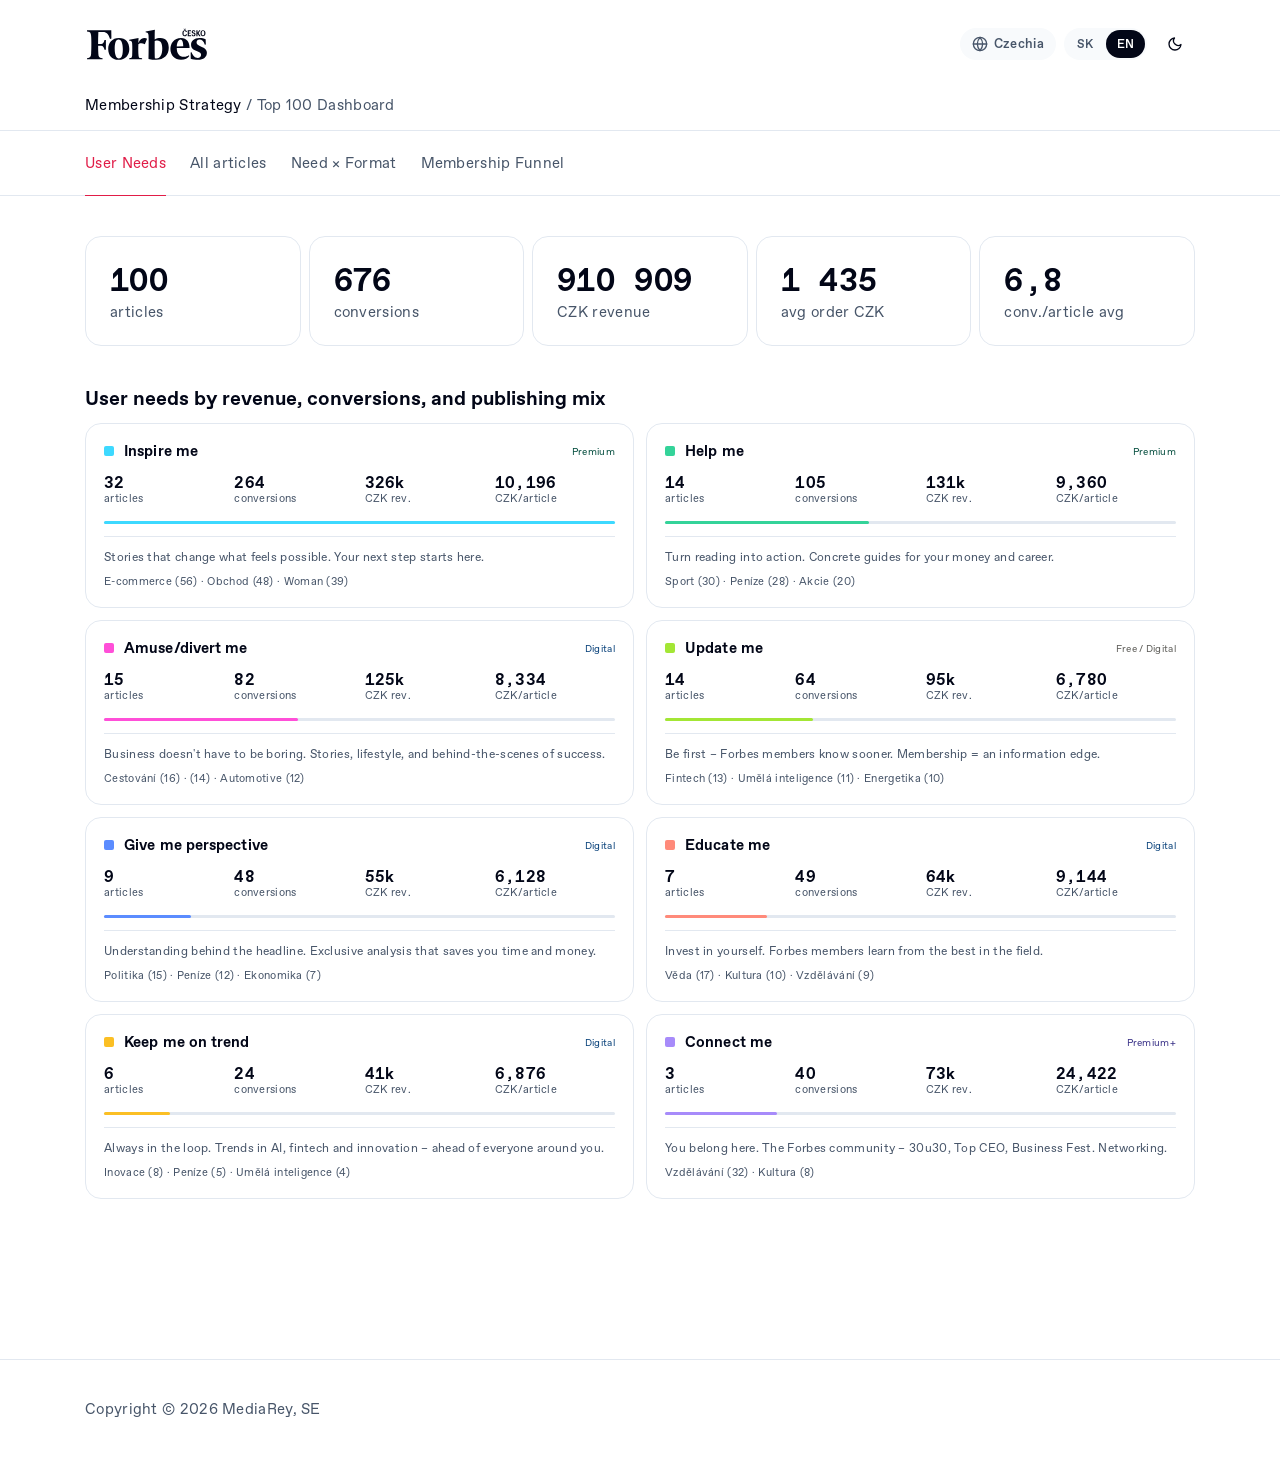
<file: forbes_cz_top100_dashboard.html>
<!DOCTYPE html>
<html lang="sk" data-theme="dark">
<head>
<meta charset="UTF-8">
<meta name="viewport" content="width=device-width, initial-scale=1.0">
<meta name="description" content="Top 100 converting articles on Forbes.cz: user needs breakdown, format matrix, membership funnel, and revenue analysis.">
<link rel="preload" as="font" type="font/woff2" href="fonts/ForbesHighlander-Regular-Web.woff2" crossorigin>
<link rel="preload" as="font" type="font/woff2" href="fonts/FavoritPro-Book.woff2" crossorigin>
<link rel="preload" as="font" type="font/woff2" href="fonts/FavoritPro-Bold.woff2" crossorigin>
<link rel="stylesheet" href="fonts/favorit.css">
<title>Forbes.cz – Top 100 Konverzných článkov</title>
<script>(function(){var saved=localStorage.getItem('theme');document.documentElement.dataset.theme=saved||(window.matchMedia('(prefers-color-scheme:dark)').matches?'dark':'light');})();</script>
<style>
@font-face{font-family:'ForbesHighlander';src:url('fonts/ForbesHighlander-Bold-Web.woff2') format('woff2'),url('fonts/ForbesHighlander-Bold-Web.woff') format('woff');font-weight:700;font-style:normal;font-display:swap}
@font-face{font-family:'ForbesHighlander';src:url('fonts/ForbesHighlander-Regular-Web.woff2') format('woff2'),url('fonts/ForbesHighlander-Regular-Web.woff') format('woff');font-weight:400;font-style:normal;font-display:swap}
*{box-sizing:border-box;margin:0;padding:0}
:root{
  --sans:-apple-system,BlinkMacSystemFont,'Segoe UI',Helvetica,Arial,sans-serif;
  --bg1:#fff;--bg2:#f5f4f0;--bg3:#eeece6;
  --t1:#1a1a18;--t2:#5a5a56;--t3:#8a8a84;
  --b1:rgba(0,0,0,.12);--b2:rgba(0,0,0,.22);--b3:rgba(0,0,0,.38);
  --r:8px;--rl:12px;
}
@media(prefers-color-scheme:dark){:root{
  --bg1:#1e1e1c;--bg2:#2a2a28;--bg3:#242422;
  --t1:#e8e6de;--t2:#a0a098;--t3:#70706a;
  --b1:rgba(255,255,255,.10);--b2:rgba(255,255,255,.18);--b3:rgba(255,255,255,.28);
}}
body{font-family:var(--sans);background:var(--bg3);color:var(--t1);min-height:100vh;font-kerning:normal;font-optical-sizing:auto}
.header{position:fixed;top:0;left:0;right:0;z-index:100;background:var(--bg1);border-bottom:0.5px solid var(--b1);padding:1rem 1.5rem 1.25rem}
.header-inner{max-width:960px;margin:0 auto}
.header-spacer{height:5.5rem}
.nav-title{display:flex;align-items:center;gap:6px;margin-bottom:4px}
.back-btn{display:inline-flex;align-items:center;justify-content:center;color:var(--t3);text-decoration:none;flex-shrink:0;transition:color 150ms cubic-bezier(0.25,1,0.5,1);padding:2px}
.back-btn:hover{color:#BE123C}
.back-btn:focus-visible{outline:2px solid #BE123C;outline-offset:2px;border-radius:2px}
.header h1{font-size:28px;font-weight:400;font-family:'ForbesHighlander',Georgia,serif;text-wrap:balance}
.header p{font-size:13px;color:var(--t3);padding-left:30px}
.main{max-width:960px;margin:0 auto;padding:1.5rem 1.5rem 5rem}
.tabs{display:flex;gap:8px;flex-wrap:wrap;margin-bottom:1.5rem}
.tab-btn{padding:6px 16px;min-height:36px;border-radius:20px;border:0.5px solid var(--b2);background:var(--bg2);color:var(--t2);font-size:12px;cursor:pointer;font-family:var(--sans);transition:all 150ms cubic-bezier(0.25,1,0.5,1)}
.tab-btn.active{background:var(--bg1);color:var(--t1);border-color:#BE123C;font-weight:500}
.tab-btn:focus-visible{outline:2px solid #BE123C;outline-offset:2px}
.header-controls{display:flex;align-items:center;gap:8px}
.country-link{display:inline-flex;align-items:center;gap:6px;min-height:32px;padding:0 12px;font-size:13px;font-weight:500;color:var(--t2);background:var(--bg2);border-radius:20px;text-decoration:none;flex-shrink:0;transition:color 150ms cubic-bezier(0.25,1,0.5,1),background 150ms cubic-bezier(0.25,1,0.5,1)}
.country-link:hover{color:var(--t1)}
.country-link:focus-visible{outline:2px solid #BE123C;outline-offset:2px}
.country-link svg{flex-shrink:0}
.lang-switch{display:flex;gap:2px;background:var(--bg2);border-radius:20px;padding:2px}
.lang-btn{padding:5px 11px;min-height:28px;border:none;background:none;border-radius:18px;font-size:12px;font-weight:500;color:var(--t2);cursor:pointer;font-family:inherit;transition:all 150ms cubic-bezier(0.25,1,0.5,1)}
.lang-btn.active{background:var(--t1);color:var(--bg1)}
.lang-btn:focus-visible{outline:2px solid #BE123C;outline-offset:2px}
.stats-row{display:flex;gap:10px;margin-bottom:1.5rem;flex-wrap:wrap}
.stat{flex:1;min-width:100px;max-width:160px;background:var(--bg1);border:0.5px solid var(--b1);border-radius:var(--r);padding:10px 14px}
.stat-num{font-size:22px;font-weight:500;font-variant-numeric:tabular-nums}
.stat-lbl{font-size:10px;color:var(--t3);margin-top:2px}
.section-lbl{font-family:inherit;font-size:20px;font-weight:700;line-height:1.25;letter-spacing:0;text-transform:none;color:var(--t1);margin-bottom:.75rem}
.section{margin-bottom:2rem}
.section--major{margin-bottom:3rem}

/* Need cards grid */
.needs-grid{display:grid;grid-template-columns:repeat(auto-fit,minmax(260px,1fr));gap:12px;margin-bottom:2rem}
.need-card{background:var(--bg1);border:0.5px solid var(--b1);border-radius:var(--rl);padding:14px 16px;cursor:pointer;transition:border-color 150ms cubic-bezier(0.25,1,0.5,1)}
.need-card:hover{border-color:var(--b3)}
.need-card.selected{border-color:var(--b3);border-width:1.5px}
.need-card-header{display:flex;align-items:center;gap:8px;margin-bottom:10px}
.need-icon{font-size:18px;width:32px;height:32px;display:flex;align-items:center;justify-content:center;border-radius:8px}
.need-name{font-size:13px;font-weight:500}
.need-tier{font-size:10px;padding:2px 7px;border-radius:8px;margin-left:auto}
.need-stats{display:flex;gap:12px}
.need-stat{font-size:11px;color:var(--t2)}
.need-stat strong{font-size:14px;font-weight:500;color:var(--t1);display:block;font-variant-numeric:tabular-nums}
.need-bar{height:3px;border-radius:2px;margin-top:10px;background:var(--bg2)}
.need-bar-fill{height:100%;border-radius:2px}
.need-pitch{font-size:11px;color:var(--t2);margin-top:8px;line-height:1.5;border-top:0.5px solid var(--b1);padding-top:8px}
.need-sections{font-size:10px;color:var(--t3);margin-top:4px}

/* Article table */
.tbl-wrap{overflow-x:auto}
table{width:100%;border-collapse:collapse;font-size:12px}
th{text-align:left;padding:6px 10px;color:var(--t3);font-weight:500;border-bottom:0.5px solid var(--b1);white-space:nowrap;cursor:pointer;user-select:none}
th:hover{color:var(--t1)}
td{padding:7px 10px;border-bottom:0.5px solid var(--b1);color:var(--t2);vertical-align:top}
tr:last-child td{border-bottom:none}
tr:hover td{background:var(--bg2)}
.rank{font-weight:500;color:var(--t1);font-size:11px;width:28px}
.title-cell{max-width:300px}
.title-link{color:var(--t1);text-decoration:none;font-weight:500;font-size:12px;line-height:1.4;overflow-wrap:break-word;word-break:break-word}
.title-link:hover{text-decoration:underline}
.meta{font-size:10px;color:var(--t3);margin-top:2px}
.need-pill{font-size:10px;padding:2px 7px;border-radius:8px;white-space:nowrap;display:inline-block}
.rev-cell{font-weight:500;color:var(--t1);white-space:nowrap;font-variant-numeric:tabular-nums}
.conv-cell{color:var(--t1)}
.fmt-cell{font-size:11px}
.bar-cell{width:80px}
.mini-bar{height:4px;background:var(--bg2);border-radius:2px;overflow:hidden;margin-top:4px}
.mini-bar-fill{height:100%;border-radius:2px}
.badge{font-size:9px;padding:1px 5px;border-radius:4px;background:var(--bg2);color:var(--t3)}

/* Format matrix */
.matrix-wrap{overflow-x:auto}
.matrix-tbl{border-collapse:collapse;font-size:11px}
.matrix-tbl th,.matrix-tbl td{padding:6px 10px;border:0.5px solid var(--b1);text-align:center}
.matrix-tbl th{background:var(--bg2);color:var(--t2);font-weight:500}
.matrix-tbl .row-header{text-align:left;font-weight:500;color:var(--t1);white-space:nowrap}
.cell-val{width:30px;height:30px;border-radius:6px;display:flex;align-items:center;justify-content:center;font-weight:500;font-size:12px;margin:auto;font-variant-numeric:tabular-nums}

/* Funnel */
.funnel-grid{display:grid;grid-template-columns:repeat(auto-fit,minmax(280px,1fr));gap:12px}
.funnel-card{background:var(--bg1);border:0.5px solid var(--b1);border-radius:var(--rl);padding:14px 16px}
.funnel-need{font-size:13px;font-weight:500;margin-bottom:6px}
.funnel-tier{font-size:10px;padding:3px 9px;border-radius:10px;display:inline-block;margin-bottom:8px}
.funnel-rev{font-size:20px;font-weight:500;margin-bottom:6px;font-variant-numeric:tabular-nums}
.funnel-strategy{font-size:11px;color:var(--t2);line-height:1.5}

/* Filters */
.filter-row{display:flex;gap:6px;flex-wrap:wrap;margin-bottom:1rem;align-items:center}
.filter-row span{font-size:11px;color:var(--t3)}
.f-btn{padding:3px 10px;border-radius:12px;border:0.5px solid var(--b1);background:transparent;color:var(--t2);font-size:11px;cursor:pointer;font-family:var(--sans);transition:all 120ms cubic-bezier(0.25,1,0.5,1)}
.f-btn.on{border-color:var(--b3);background:var(--bg1);color:var(--t1)}
.sort-asc::after{content:" ▲";font-size:9px}
.sort-desc::after{content:" ▼";font-size:9px}
[id^="tab-"]{transition:opacity 200ms cubic-bezier(0.25,1,0.5,1)}
@media(prefers-reduced-motion:reduce){
  *,*::before,*::after{transition-duration:.01ms!important;animation-duration:.01ms!important;animation-iteration-count:1!important}
}
@media(prefers-color-scheme:dark){
  .tab-btn.active{border-color:#FB7185}
  .tab-btn:focus-visible{outline-color:#FB7185}
  .back-btn:hover{color:#FB7185}
  .back-btn:focus-visible{outline-color:#FB7185}
  .lang-btn:focus-visible{outline-color:#FB7185}
}
</style>
<link rel="stylesheet" href="figma-design.css">
<link rel="stylesheet" href="motion.css">
</head>
<body class="top100-page">

<div class="header">
  <div class="header-inner">
    <div class="nav-title" aria-label="Forbes.cz">
      <a class="brand-logo" href="forbes_cz_index.html" aria-label="Forbes Česko home"><img src="assets/forbes-cesko-logo.svg" alt="Forbes Česko"></a>
      <div class="header-controls">
        <a class="country-link" href="index.html" aria-label="Change country">
          <svg width="16" height="16" viewBox="0 0 24 24" fill="none" stroke="currentColor" stroke-width="2" stroke-linecap="round" stroke-linejoin="round" aria-hidden="true"><circle cx="12" cy="12" r="10"/><path d="M2 12h20"/><path d="M12 2a15.3 15.3 0 0 1 4 10 15.3 15.3 0 0 1-4 10 15.3 15.3 0 0 1-4-10 15.3 15.3 0 0 1 4-10z"/></svg>
          <span>Czechia</span>
        </a>
        <div class="lang-switch" role="group" aria-label="Language">
          <button class="lang-btn active" data-lang="sk">SK</button>
          <button class="lang-btn" data-lang="en">EN</button>
        </div>
        <button class="theme-btn header-icon" type="button" aria-label="Switch theme">
          <svg class="icon-sun" width="16" height="16" viewBox="0 0 24 24" fill="none" stroke="currentColor" stroke-width="2" stroke-linecap="round" stroke-linejoin="round" aria-hidden="true"><circle cx="12" cy="12" r="4"/><path d="M12 2v2M12 20v2M4.93 4.93l1.41 1.41M17.66 17.66l1.41 1.41M2 12h2M20 12h2M6.34 17.66l-1.41 1.41M19.07 4.93l-1.41 1.41"/></svg>
          <svg class="icon-moon" width="16" height="16" viewBox="0 0 24 24" fill="none" stroke="currentColor" stroke-width="2" stroke-linecap="round" stroke-linejoin="round" aria-hidden="true"><path d="M21 12.79A9 9 0 1 1 11.21 3 7 7 0 0 0 21 12.79z"/></svg>
        </button>
      </div>
    </div>
    <p class="breadcrumb"><a href="forbes_cz_index.html">Membership Strategy</a> / Top 100 Dashboard</p>
  </div>
</div>
<div class="header-spacer"></div>

<div class="main">
<div class="tabs">
  <button class="tab-btn active" onclick="showTab('needs')">User Needs</button>
  <button class="tab-btn" onclick="showTab('articles')" data-i18n="tab-articles">Všetky články</button>
  <button class="tab-btn" onclick="showTab('matrix')" data-i18n="tab-matrix">Need × Formát</button>
  <button class="tab-btn" onclick="showTab('funnel')">Membership Funnel</button>
</div>

<!-- TAB: NEEDS -->
<div id="tab-needs">
<div class="stats-row">
  <div class="stat"><div class="stat-num">100</div><div class="stat-lbl" data-i18n="stat-articles">článkov</div></div>
  <div class="stat"><div class="stat-num">676</div><div class="stat-lbl" data-i18n="stat-conversions">konverzií</div></div>
  <div class="stat"><div class="stat-num">910 909</div><div class="stat-lbl">CZK revenue</div></div>
  <div class="stat"><div class="stat-num">1 435</div><div class="stat-lbl">avg order CZK</div></div>
  <div class="stat"><div class="stat-num">6,8</div><div class="stat-lbl" data-i18n="stat-convavg">konv./článok avg</div></div>
</div>
<div class="section">
  <h2 class="section-lbl" data-i18n="sec-needs">User needs podľa revenue, konverzií a publikačného mixu</h2>
  <div class="needs-grid" id="needs-grid"></div>
</div>
</div>

<!-- TAB: ARTICLES -->
<div id="tab-articles" style="display:none">
<div class="filter-row" id="need-filters"></div>
<div class="filter-row" id="fmt-filters"></div>
<div style="font-size:11px;color:var(--t3);margin-bottom:.75rem" id="tbl-count"></div>
<div class="tbl-wrap">
<table id="articles-tbl">
  <thead>
    <tr>
      <th onclick="sortBy('rank')">#</th>
      <th onclick="sortBy('title')" data-i18n="th-title">Titulok</th>
      <th onclick="sortBy('need_primary')">User Need</th>
      <th onclick="sortBy('revenue')">Revenue</th>
      <th onclick="sortBy('conv')" data-i18n="th-conv">Konv.</th>
      <th onclick="sortBy('avg_order')">Avg order</th>
      <th onclick="sortBy('conv_rate')">Conv.%</th>
      <th onclick="sortBy('format')" data-i18n="th-format">Formát</th>
      <th onclick="sortBy('words')" data-i18n="th-words">Slov</th>
      <th onclick="sortBy('tier')">Tier</th>
    </tr>
  </thead>
  <tbody id="articles-tbody"></tbody>
</table>
</div>
</div>

<!-- TAB: MATRIX -->
<div id="tab-matrix" style="display:none">
<div class="section">
  <h2 class="section-lbl" data-i18n="sec-matrix">Cross-analýza: User Need × Formát obsahu (počet článkov)</h2>
  <div class="matrix-wrap"><table class="matrix-tbl" id="matrix-tbl"></table></div>
</div>
</div>

<!-- TAB: FUNNEL -->
<div id="tab-funnel" style="display:none">
<div class="section">
  <h2 class="section-lbl" data-i18n="sec-funnel">Membership tier a konverzná stratégia per user need</h2>
  <div class="funnel-grid" id="funnel-grid"></div>
</div>
</div>

</div>

<footer class="dashboard-footer">
  <span>Copyright &copy; 2026 MediaRey, SE</span>
</footer>

<script>
const ARTICLES = [{"rank": 1, "title": "Kdo je Mr. Notino? Zakladatel kosmetického impéria vylézá ze stínu", "section": "E-commerce", "group": "Byznys", "author": "Robert Sattler", "conv": 52, "conv_rate": 0.385, "revenue": 55189.0, "avg_order": 1061.0, "words": 791, "read_min": 4, "depth": "Krátký (300-800)", "format": "Profil", "headline_type": "Otázka", "need_primary": "⭐ Inspire me", "need_secondary": "", "tier": "Premium", "has_numbers": true, "has_quotes": true, "url": "https://forbes.cz/kdo-je-mr-notino-zakladatel-kosmetickeho-imperia-vyleza-ze-sveho-stinu/"}, {"rank": 2, "title": "Hledá se young blood! Forbes otevírá veřejné nominace do 30 pod 30", "section": "Vzdělávání", "group": "Life & Society", "author": "Zdravko Krstanov", "conv": 32, "conv_rate": 1.053, "revenue": 58426.0, "avg_order": 1826.0, "words": 268, "read_min": 1, "depth": "Teaser/Preview (<300)", "format": "Event/Výběr", "headline_type": "Výzva/Senzace", "need_primary": "🤝 Connect me", "need_secondary": "⏱ Update me", "tier": "Premium+", "has_numbers": true, "has_quotes": false, "url": "https://forbes.cz/hleda-se-young-blood-forbes-otevira-nominace-do-30-pod-30/"}, {"rank": 3, "title": "Investiční plán fotbalisty Provoda. Šetří 90 procent platu, aby byl po kariéře zajištěn", "section": "Sport", "group": "Life & Society", "author": "Robert Sattler", "conv": 25, "conv_rate": 0.123, "revenue": 19064.0, "avg_order": 763.0, "words": 2291, "read_min": 11, "depth": "Hloubkový (2000+)", "format": "Feature/Reportáž", "headline_type": "Číslo/Data", "need_primary": "🛠 Help me", "need_secondary": "", "tier": "Premium", "has_numbers": true, "has_quotes": true, "url": "https://forbes.cz/investicni-plan-fotbalisty-provoda-setri-90-procent-platu-aby-byl-po-kariere-zajisten/"}, {"rank": 4, "title": "Nenápadný investor. Otruba o dobrodružstvích s Renátou Kellnerovou i své roli v PPF", "section": "Obchod", "group": "Byznys", "author": "Robert Sattler", "conv": 20, "conv_rate": 0.269, "revenue": 23713.0, "avg_order": 1186.0, "words": 3582, "read_min": 18, "depth": "Hloubkový (2000+)", "format": "Profil", "headline_type": "Statement/Claim", "need_primary": "⭐ Inspire me", "need_secondary": "", "tier": "Premium", "has_numbers": true, "has_quotes": true, "url": "https://forbes.cz/nenapadny-investor-otruba-otevrene-o-dobrodruzstvich-s-renatou-kellnerovou-i-sve-roli-v-ppf/"}, {"rank": 5, "title": "Během jediné noci přišel o všechno. Příběh investora varuje před základní chybou", "section": "Akcie", "group": "Finance", "author": "Forbes Slovensko", "conv": 19, "conv_rate": 0.06, "revenue": 29809.0, "avg_order": 1569.0, "words": 148, "read_min": 1, "depth": "Teaser/Preview (<300)", "format": "Profil", "headline_type": "Příběh/Emoce", "need_primary": "⭐ Inspire me", "need_secondary": "", "tier": "Premium", "has_numbers": false, "has_quotes": false, "url": "https://forbes.cz/behem-jedine-noci-prisel-o-vsechno-pribeh-investora-varuje-pred-zakladni-chybou/"}, {"rank": 6, "title": "Mikrobiom řídí vše. Co udělat, aby lépe fungoval? Strčte ruce do hlíny, říká vědec", "section": "Věda", "group": "Tech & Trendy", "author": "Pavla Francová", "conv": 17, "conv_rate": 0.05, "revenue": 14921.0, "avg_order": 878.0, "words": 398, "read_min": 2, "depth": "Krátký (300-800)", "format": "Rozhovor", "headline_type": "Statement/Claim", "need_primary": "📚 Educate me", "need_secondary": "", "tier": "Digital", "has_numbers": true, "has_quotes": true, "url": "https://forbes.cz/mikrobiom-ridi-vse-co-udelat-aby-lepe-fungoval-strcte-ruce-do-hliny-rika-vedec/"}, {"rank": 7, "title": "Podivná firma bez šéfa generuje milionové tržby. Zaměstnanci se řídí a platí sami", "section": "Práce", "group": "Life & Society", "author": "Forbes Slovensko", "conv": 15, "conv_rate": 0.072, "revenue": 25433.0, "avg_order": 1696.0, "words": 207, "read_min": 1, "depth": "Teaser/Preview (<300)", "format": "Feature/Reportáž", "headline_type": "Statement/Claim", "need_primary": "🛠 Help me", "need_secondary": "", "tier": "Premium", "has_numbers": false, "has_quotes": false, "url": "https://forbes.cz/podivna-firma-bez-sefa-generuje-milionove-trzby-zamestnanci-se-ridi-a-plati-sami/"}, {"rank": 8, "title": "Adrenalin, láska a růžový oblak. Manželé Bednářovi v unikátním párovém rozhovoru", "section": "None", "group": "Byznys", "author": "Zdravko Krstanov", "conv": 14, "conv_rate": 0.266, "revenue": 2226.0, "avg_order": 159.0, "words": 4069, "read_min": 20, "depth": "Hloubkový (2000+)", "format": "Rozhovor", "headline_type": "Statement/Claim", "need_primary": "😄 Amuse/divert me", "need_secondary": "", "tier": "Digital", "has_numbers": true, "has_quotes": true, "url": "https://forbes.cz/adrenalin-laska-a-ruzovy-oblak-manzele-bednarovi-v-unikatnim-parovem-rozhovoru/"}, {"rank": 9, "title": "Skrytí milionáři jsou všude kolem nás. Zbohatnout se dá i s běžnou mzdou", "section": "Peníze", "group": "Finance", "author": "Forbes Slovensko", "conv": 13, "conv_rate": 0.035, "revenue": 15018.0, "avg_order": 1155.0, "words": 162, "read_min": 1, "depth": "Teaser/Preview (<300)", "format": "Investigace/Analýza", "headline_type": "Statement/Claim", "need_primary": "🛠 Help me", "need_secondary": "🔍 Give me perspective", "tier": "Premium", "has_numbers": true, "has_quotes": true, "url": "https://forbes.cz/skryti-milionari-jsou-vsude-kolem-nas-zbohatnout-se-da-i-s-beznou-mzdou/"}, {"rank": 10, "title": "Slíbili zázrak a vybrali miliony. Český hit z Kickstarteru se změnil na noční můru", "section": "Startupy", "group": "Byznys", "author": "Forbes Česko", "conv": 11, "conv_rate": 0.053, "revenue": 19109.0, "avg_order": 1737.0, "words": 245, "read_min": 1, "depth": "Teaser/Preview (<300)", "format": "Feature/Reportáž", "headline_type": "Statement/Claim", "need_primary": "⭐ Inspire me", "need_secondary": "", "tier": "Premium", "has_numbers": true, "has_quotes": true, "url": "https://forbes.cz/slibili-zazrak-a-vybrali-miliony-cesky-hit-z-kickstarteru-se-zmenil-na-nocni-muru/"}, {"rank": 11, "title": "Nové kliniky a franšízy po celém světě. Šrámkova longevity raketa míří výš", "section": "Zdraví", "group": "Life & Society", "author": "Jana Mertová", "conv": 11, "conv_rate": 0.299, "revenue": 22222.0, "avg_order": 2020.0, "words": 190, "read_min": 1, "depth": "Teaser/Preview (<300)", "format": "Feature/Reportáž", "headline_type": "Statement/Claim", "need_primary": "⭐ Inspire me", "need_secondary": "", "tier": "Premium", "has_numbers": true, "has_quotes": false, "url": "https://forbes.cz/nove-kliniky-a-fransizy-po-celem-svete-sramkova-ceska-longevity-raketa-miri-vys/"}, {"rank": 12, "title": "Co by měl o vyjednávání vědět každý manažer? Radí expert Adam Dolník", "section": "Kultura", "group": "Life & Society", "author": "Kristýna Tmejová", "conv": 10, "conv_rate": 0.312, "revenue": 15899.0, "avg_order": 1590.0, "words": 608, "read_min": 3, "depth": "Krátký (300-800)", "format": "Rozhovor", "headline_type": "Statement/Claim", "need_primary": "📚 Educate me", "need_secondary": "🛠 Help me", "tier": "Digital", "has_numbers": true, "has_quotes": true, "url": "https://forbes.cz/co-by-mel-o-vyjednavani-vedet-kazdy-manazer-radi-expert-adam-dolnik/"}, {"rank": 13, "title": "Dovolená za 9,3 milionu. Kolik na cestách utrácejí nejbohatší Češi a kam jezdí?", "section": "Cestování", "group": "Life & Society", "author": "Julie Mahlerová", "conv": 9, "conv_rate": 0.149, "revenue": 16671.0, "avg_order": 1852.0, "words": 281, "read_min": 1, "depth": "Teaser/Preview (<300)", "format": "How-to/Návod", "headline_type": "Otázka", "need_primary": "😄 Amuse/divert me", "need_secondary": "🛠 Help me", "tier": "Digital", "has_numbers": true, "has_quotes": true, "url": "https://forbes.cz/dovolena-za-93-milionu-kolik-na-cestach-utraceji-nejbohatsi-cesi-a-kam-jezdi/"}, {"rank": 14, "title": "Exkluzivně s prezidentem: Velkou část pozitivního pohledu čerpám z byznysu", "section": "Politika", "group": "Politika", "author": "Filip Saiver", "conv": 9, "conv_rate": 0.209, "revenue": 10109.0, "avg_order": 1123.0, "words": 5754, "read_min": 29, "depth": "Hloubkový (2000+)", "format": "Rozhovor", "headline_type": "Statement/Claim", "need_primary": "🔍 Give me perspective", "need_secondary": "", "tier": "Digital", "has_numbers": true, "has_quotes": true, "url": "https://forbes.cz/exkluzivne-s-prezidentem-velkou-cast-pozitivniho-pohledu-cerpam-z-byznysu/"}, {"rank": 15, "title": "Šéf Revolutu neřeší work-life balance. Systémově odměňuje ty, kteří jedou naplno", "section": "Fintech", "group": "Finance", "author": "Forbes Slovensko", "conv": 9, "conv_rate": 0.07, "revenue": 17763.0, "avg_order": 1974.0, "words": 282, "read_min": 1, "depth": "Teaser/Preview (<300)", "format": "Feature/Reportáž", "headline_type": "Statement/Claim", "need_primary": "🛠 Help me", "need_secondary": "🔥 Keep me on trend", "tier": "Premium", "has_numbers": true, "has_quotes": true, "url": "https://forbes.cz/sef-revolutu-neresi-work-life-balance-systemove-odmenuje-ty-kteri-jedou-naplno/"}, {"rank": 16, "title": "Sdílení na sítích může mít pro děti přínos, vidím to pozitivně, říká Tereza Salte", "section": "Woman", "group": "Life & Society", "author": "Aneta Šaferová", "conv": 8, "conv_rate": 0.365, "revenue": 2821.0, "avg_order": 353.0, "words": 244, "read_min": 1, "depth": "Teaser/Preview (<300)", "format": "Rozhovor", "headline_type": "Statement/Claim", "need_primary": "⭐ Inspire me", "need_secondary": "", "tier": "Premium", "has_numbers": false, "has_quotes": true, "url": "https://forbes.cz/sdileni-na-sitich-muze-mit-pro-deti-prinos-vidim-to-pozitivne-rika-tereza-salte/"}, {"rank": 17, "title": "Miliardářem se stal na schodech. Příběh zakladatele WhatsAppu je jako z filmu", "section": "Inovace", "group": "Tech & Trendy", "author": "Forbes Slovensko", "conv": 8, "conv_rate": 0.131, "revenue": 14586.0, "avg_order": 1823.0, "words": 193, "read_min": 1, "depth": "Teaser/Preview (<300)", "format": "Profil", "headline_type": "Příběh/Emoce", "need_primary": "⭐ Inspire me", "need_secondary": "🔥 Keep me on trend", "tier": "Premium", "has_numbers": true, "has_quotes": false, "url": "https://forbes.cz/miliardarem-se-stal-na-schodech-pribeh-zakladatele-whatsappu-je-jako-z-filmu/"}, {"rank": 18, "title": "Chcu být vítěz! Fotbalista Ladislav Krejčí v mimořádném profilovém rozhovoru", "section": "Sport", "group": "Life & Society", "author": "Filip Saiver", "conv": 8, "conv_rate": 0.207, "revenue": 3655.0, "avg_order": 457.0, "words": 4397, "read_min": 22, "depth": "Hloubkový (2000+)", "format": "Rozhovor", "headline_type": "Výzva/Senzace", "need_primary": "⭐ Inspire me", "need_secondary": "", "tier": "Premium", "has_numbers": true, "has_quotes": true, "url": "https://forbes.cz/chcu-byt-vitez-fotbalista-ladislav-krejci-v-mimoradnem-profilovem-rozhovoru/"}, {"rank": 19, "title": "Za cenu pražské garáže vila na Santorini. Co pořídíte za 7 milionů korun?", "section": "Nemovitosti", "group": "Průmysl & RE", "author": "Kristýna Tmejová", "conv": 8, "conv_rate": 0.306, "revenue": 18804.0, "avg_order": 2350.0, "words": 152, "read_min": 1, "depth": "Teaser/Preview (<300)", "format": "How-to/Návod", "headline_type": "Otázka", "need_primary": "😄 Amuse/divert me", "need_secondary": "🛠 Help me", "tier": "Digital", "has_numbers": true, "has_quotes": false, "url": "https://forbes.cz/za-cenu-prazske-garaze-vila-na-santorini-co-poridite-za-7-milionu-korun/"}, {"rank": 20, "title": "Z vrcholu na dno. Známé e-shopy během covidu rostly, teď hlásí milionové ztráty", "section": "Peníze", "group": "Finance", "author": "Forbes Slovensko", "conv": 8, "conv_rate": 0.256, "revenue": 7572.0, "avg_order": 946.0, "words": 140, "read_min": 1, "depth": "Teaser/Preview (<300)", "format": "Investigace/Analýza", "headline_type": "Kontrast/Obrat", "need_primary": "🔍 Give me perspective", "need_secondary": "", "tier": "Digital", "has_numbers": true, "has_quotes": true, "url": "https://forbes.cz/z-vrcholu-na-dno-zname-e-shopy-behem-covidu-rostly-ted-hlasi-milionove-ztraty/"}, {"rank": 21, "title": "Cesta do mysli podnikatele roku. Dušan Šenkypl popisuje změny v Grouponu, PFC i sobě", "section": "Obchod", "group": "Byznys", "author": "Jan Strouhal", "conv": 8, "conv_rate": 0.382, "revenue": 7174.0, "avg_order": 897.0, "words": 675, "read_min": 3, "depth": "Krátký (300-800)", "format": "Profil", "headline_type": "Příběh/Emoce", "need_primary": "⭐ Inspire me", "need_secondary": "", "tier": "Premium", "has_numbers": true, "has_quotes": true, "url": "https://forbes.cz/cesta-do-mysli-podnikatele-roku-dusan-senkypl-popisuje-zmeny-v-grouponu-pfc-i-sobe/"}, {"rank": 22, "title": "Cover girl! Příběh zakladatelky Snuggs a její cesta za miliardovými kalhotkami", "section": "Woman", "group": "Life & Society", "author": "Kristýna Tmejová", "conv": 8, "conv_rate": 0.246, "revenue": 1272.0, "avg_order": 159.0, "words": 5300, "read_min": 26, "depth": "Hloubkový (2000+)", "format": "Profil", "headline_type": "Výzva/Senzace", "need_primary": "⭐ Inspire me", "need_secondary": "", "tier": "Premium", "has_numbers": true, "has_quotes": true, "url": "https://forbes.cz/london-calling-pribeh-zakladatelky-snuggs-jak-jste-ho-jeste-neslyseli/"}, {"rank": 23, "title": "Od freestyle motokrosu k bagrům. Vesecký chce svoji firmu dostat mezi stavební špičku", "section": "Stavebnictví", "group": "Průmysl & RE", "author": "Martin Bajtler", "conv": 7, "conv_rate": 0.226, "revenue": 1153.0, "avg_order": 165.0, "words": 234, "read_min": 1, "depth": "Teaser/Preview (<300)", "format": "Feature/Reportáž", "headline_type": "Statement/Claim", "need_primary": "⭐ Inspire me", "need_secondary": "", "tier": "Premium", "has_numbers": true, "has_quotes": true, "url": "https://forbes.cz/od-freestyle-motokrosu-k-bagrum-vesecky-chce-svoji-firmu-dostat-mezi-stavebni-spicku/"}, {"rank": 24, "title": "Když to nezkusíš, nikdy to nedopadne. Jaroslav Beck a jeho jízda životem i byznysem", "section": "Umělá inteligence", "group": "Tech & Trendy", "author": "Zdravko Krstanov", "conv": 7, "conv_rate": 0.102, "revenue": 6778.0, "avg_order": 968.0, "words": 4298, "read_min": 21, "depth": "Hloubkový (2000+)", "format": "Feature/Reportáž", "headline_type": "Statement/Claim", "need_primary": "⏱ Update me", "need_secondary": "🔥 Keep me on trend", "tier": "Free / Digital", "has_numbers": true, "has_quotes": true, "url": "https://forbes.cz/kdyz-to-nezkusis-nikdy-to-nedopadne-jaroslav-beck-a-jeho-jizda-zivotem-i-byznysem/"}, {"rank": 25, "title": "Doktor s 393 tisíci fanoušky. Marek Dvořák vydělá na sítích měsíční plat za 15 sekund", "section": "Podcast Byznys", "group": "Byznys", "author": "Kristýna Tmejová", "conv": 7, "conv_rate": 0.008, "revenue": 14666.0, "avg_order": 2095.0, "words": 473, "read_min": 2, "depth": "Krátký (300-800)", "format": "Rozhovor", "headline_type": "Číslo/Data", "need_primary": "⭐ Inspire me", "need_secondary": "", "tier": "Premium", "has_numbers": true, "has_quotes": true, "url": "https://forbes.cz/doktor-s-393-tisici-fanousky-marek-dvorak-vydela-na-sitich-mesicni-plat-za-15-sekund/"}, {"rank": 26, "title": "Investováním nevyděláte, tvrdí miliardář. Seděl ve vězení, dnes učí lidi bohatnout", "section": "Akcie", "group": "Finance", "author": "Forbes Slovensko", "conv": 7, "conv_rate": 0.034, "revenue": 8866.0, "avg_order": 1267.0, "words": 286, "read_min": 1, "depth": "Teaser/Preview (<300)", "format": "Rozhovor", "headline_type": "Kontrast/Obrat", "need_primary": "🛠 Help me", "need_secondary": "", "tier": "Premium", "has_numbers": true, "has_quotes": true, "url": "https://forbes.cz/investovanim-nevydelate-tvrdi-miliardar-sedel-ve-vezeni-dnes-uci-lidi-bohatnout/"}, {"rank": 27, "title": "Láska číslo 911. Pět českých mužů, kteří podlehli kouzlu nejslavnějšího porsche", "section": "Automotive", "group": "Tech & Trendy", "author": "Ondřej Kinkor", "conv": 7, "conv_rate": 0.254, "revenue": 10305.0, "avg_order": 1472.0, "words": 234, "read_min": 1, "depth": "Teaser/Preview (<300)", "format": "Seznam/List", "headline_type": "Číslo/Data", "need_primary": "😄 Amuse/divert me", "need_secondary": "⏱ Update me", "tier": "Digital", "has_numbers": true, "has_quotes": false, "url": "https://forbes.cz/laska-cislo-911-pet-ceskych-muzu-kteri-podlehli-kouzlu-nejslavnejsiho-porsche/"}, {"rank": 28, "title": "Deniso, dělej! Že tu už táta není, mi došlo ve výrobě, říká Materová", "section": "Woman", "group": "Life & Society", "author": "Michal Bernáth", "conv": 7, "conv_rate": 0.109, "revenue": 5835.0, "avg_order": 834.0, "words": 301, "read_min": 2, "depth": "Krátký (300-800)", "format": "Rozhovor", "headline_type": "Výzva/Senzace", "need_primary": "⭐ Inspire me", "need_secondary": "", "tier": "Premium", "has_numbers": true, "has_quotes": true, "url": "https://forbes.cz/deniso-delej-ze-tu-uz-tata-neni-mi-doslo-ve-vyrobe-rika-materova/"}, {"rank": 29, "title": "Tři králové. Developeři Dospiva, Koleilat a Soural ve společném rozhovoru", "section": "Stavebnictví", "group": "Průmysl & RE", "author": "Martin Bajtler", "conv": 7, "conv_rate": 0.315, "revenue": 8049.0, "avg_order": 1150.0, "words": 295, "read_min": 1, "depth": "Teaser/Preview (<300)", "format": "Feature/Reportáž", "headline_type": "Číslo/Data", "need_primary": "⭐ Inspire me", "need_secondary": "", "tier": "Premium", "has_numbers": false, "has_quotes": true, "url": "https://forbes.cz/tri-kralove-developeri-dospiva-koleilat-a-soural-ve-spolecnem-rozhovoru/"}, {"rank": 30, "title": "Anatomie světového fenoménu. Všichni nám předpovídali krach, říká zakladatel Rituals", "section": "Obchod", "group": "Byznys", "author": "Julie Mahlerová", "conv": 6, "conv_rate": 0.078, "revenue": 9358.0, "avg_order": 1560.0, "words": 2866, "read_min": 14, "depth": "Hloubkový (2000+)", "format": "Rozhovor", "headline_type": "Statement/Claim", "need_primary": "🔍 Give me perspective", "need_secondary": "😄 Amuse/divert me", "tier": "Digital", "has_numbers": true, "has_quotes": true, "url": "https://forbes.cz/anatomie-svetoveho-fenomenu-vsichni-nam-predpovidali-krach-rika-zakladatel-rituals/"}, {"rank": 31, "title": "Fenomén Martha Stewart. Zoufalé dopisy odhalují bolest za fasádou úspěchu", "section": "Woman", "group": "Life & Society", "author": "Forbes Slovensko", "conv": 6, "conv_rate": 0.26, "revenue": 2994.0, "avg_order": 499.0, "words": 230, "read_min": 1, "depth": "Teaser/Preview (<300)", "format": "Profil", "headline_type": "Statement/Claim", "need_primary": "⭐ Inspire me", "need_secondary": "😄 Amuse/divert me", "tier": "Premium", "has_numbers": false, "has_quotes": false, "url": "https://forbes.cz/fenomen-martha-stewart-zoufale-dopisy-odhaluji-bolest-za-fasadou-uspechu/"}, {"rank": 32, "title": "Mluvit o pádu bolí. Ale mlčení bolí ještě víc, říká zakladatel Dedolesu Chrapko", "section": "Obchod", "group": "Byznys", "author": "Forbes Slovensko", "conv": 6, "conv_rate": 0.088, "revenue": 8037.0, "avg_order": 1340.0, "words": 257, "read_min": 1, "depth": "Teaser/Preview (<300)", "format": "Rozhovor", "headline_type": "Kontrast/Obrat", "need_primary": "⭐ Inspire me", "need_secondary": "", "tier": "Premium", "has_numbers": false, "has_quotes": true, "url": "https://forbes.cz/mluvit-o-padu-boli-ale-mlceni-boli-jeste-vic-rika-zakladatel-dedolesu-chrapko/"}, {"rank": 33, "title": "Z porodní asistentky ředitelkou. Tohle jsou Top CEO Česka a píší neuvěřitelné příběhy", "section": "Ekonomika", "group": "Finance", "author": "Jana Mertová", "conv": 6, "conv_rate": 0.095, "revenue": 12756.0, "avg_order": 2126.0, "words": 632, "read_min": 3, "depth": "Krátký (300-800)", "format": "Profil", "headline_type": "Příběh/Emoce", "need_primary": "⭐ Inspire me", "need_secondary": "🤝 Connect me", "tier": "Premium", "has_numbers": true, "has_quotes": true, "url": "https://forbes.cz/top-ceo-2025/"}, {"rank": 34, "title": "Generace Z při investování přichází o všechno. Toto je pět největších pastí", "section": "Akcie", "group": "Finance", "author": "Forbes Slovensko", "conv": 6, "conv_rate": 0.022, "revenue": 4656.0, "avg_order": 776.0, "words": 125, "read_min": 1, "depth": "Teaser/Preview (<300)", "format": "Seznam/List", "headline_type": "Číslo/Data", "need_primary": "🛠 Help me", "need_secondary": "🔍 Give me perspective", "tier": "Premium", "has_numbers": false, "has_quotes": true, "url": "https://forbes.cz/generace-z-pri-investovani-prichazi-o-vsechno-toto-je-pet-nejvetsich-pasti/"}, {"rank": 35, "title": "Tajemný houbový byznys. Jak se v Česku rozrůstá pěstování lanýžů?", "section": "Zemědělství", "group": "Life & Society", "author": "Benedikt Lederer", "conv": 6, "conv_rate": 0.128, "revenue": 4197.0, "avg_order": 700.0, "words": 186, "read_min": 1, "depth": "Teaser/Preview (<300)", "format": "How-to/Návod", "headline_type": "Otázka", "need_primary": "📚 Educate me", "need_secondary": "🛠 Help me", "tier": "Digital", "has_numbers": true, "has_quotes": false, "url": "https://forbes.cz/tajemny-houbovy-byznys-jak-se-v-cesku-rozrusta-pestovani-lanyzu/"}, {"rank": 36, "title": "Šikanovali ji a vyhořela. Dnes americká influencerka učí lidi bohatnout", "section": "Peníze", "group": "Finance", "author": "Forbes Slovensko", "conv": 6, "conv_rate": 0.204, "revenue": 9786.0, "avg_order": 1631.0, "words": 100, "read_min": 1, "depth": "Teaser/Preview (<300)", "format": "Feature/Reportáž", "headline_type": "Kontrast/Obrat", "need_primary": "⭐ Inspire me", "need_secondary": "🛠 Help me", "tier": "Premium", "has_numbers": true, "has_quotes": true, "url": "https://forbes.cz/sikanovali-ji-a-vyhorela-dnes-americka-influencerka-uci-lidi-bohatnout/"}, {"rank": 37, "title": "Na návštěvě u Hubáčků. Kam synové směřují otcův miliardový byznys?", "section": "Obchod", "group": "Byznys", "author": "Robert Sattler", "conv": 6, "conv_rate": 0.083, "revenue": 9567.0, "avg_order": 1594.0, "words": 255, "read_min": 1, "depth": "Teaser/Preview (<300)", "format": "Feature/Reportáž", "headline_type": "Otázka", "need_primary": "😄 Amuse/divert me", "need_secondary": "", "tier": "Digital", "has_numbers": true, "has_quotes": false, "url": "https://forbes.cz/na-navsteve-u-hubacku-kam-synove-smeruji-otcuv-miliardovy-byznys/"}, {"rank": 38, "title": "Sbal bitcoin a vypadni. Klíčové momenty Blažkovy kauzy a politické chvění", "section": "Politika", "group": "Politika", "author": "Karel Wolf", "conv": 6, "conv_rate": 0.449, "revenue": 5172.0, "avg_order": 862.0, "words": 245, "read_min": 1, "depth": "Teaser/Preview (<300)", "format": "Investigace/Analýza", "headline_type": "Statement/Claim", "need_primary": "🔍 Give me perspective", "need_secondary": "⏱ Update me", "tier": "Digital", "has_numbers": true, "has_quotes": true, "url": "https://forbes.cz/sbal-bitcoin-a-vypadni-klicove-momenty-blazkovy-kauzy-a-politicke-chveni/"}, {"rank": 39, "title": "Křetínský buduje v Evropě energetický gigant s hodnotou čtvrt bilionu korun", "section": "Energetika", "group": "Průmysl & RE", "author": "Forbes Slovensko", "conv": 6, "conv_rate": 0.134, "revenue": 11441.0, "avg_order": 1907.0, "words": 205, "read_min": 1, "depth": "Teaser/Preview (<300)", "format": "Zpráva/Novinka", "headline_type": "Statement/Claim", "need_primary": "⏱ Update me", "need_secondary": "🔍 Give me perspective", "tier": "Free / Digital", "has_numbers": true, "has_quotes": true, "url": "https://forbes.cz/kretinsky-buduje-v-evrope-energeticky-gigant-s-hodnotou-ctvrt-bilionu-korun/"}, {"rank": 40, "title": "Marie Kinsky otvírá ve Žďáře kreativní centrum za čtvrt miliardy. Propojí umělce i startupisty", "section": "Kultura", "group": "Life & Society", "author": "Aneta Šaferová", "conv": 6, "conv_rate": 0.075, "revenue": 7207.0, "avg_order": 1201.0, "words": 300, "read_min": 2, "depth": "Krátký (300-800)", "format": "Feature/Reportáž", "headline_type": "Statement/Claim", "need_primary": "⏱ Update me", "need_secondary": "😄 Amuse/divert me", "tier": "Free / Digital", "has_numbers": true, "has_quotes": true, "url": "https://forbes.cz/marie-kinsky-otvira-ve-zdare-kreativni-centrum-za-ctvrt-miliardy-propoji-umelce-i-startupisty/"}, {"rank": 41, "title": "Někdejší dům Petra Kellnera je na prodej. Vila ve Vraném vyjde na padesát milionů", "section": "Nemovitosti", "group": "Průmysl & RE", "author": "Forbes Česko", "conv": 5, "conv_rate": 0.058, "revenue": 8223.0, "avg_order": 1645.0, "words": 473, "read_min": 2, "depth": "Krátký (300-800)", "format": "Zpráva/Novinka", "headline_type": "Statement/Claim", "need_primary": "⏱ Update me", "need_secondary": "😄 Amuse/divert me", "tier": "Free / Digital", "has_numbers": true, "has_quotes": true, "url": "https://forbes.cz/nekdejsi-dum-petra-kellnera-je-na-prodej-za-vilu-ve-vranem-chce-kellnerova-padesat-milionu/"}, {"rank": 42, "title": "Česko hledá sebevědomí! Co zaznělo na konferenci Lepší Česko?", "section": "Kultura", "group": "Life & Society", "author": "Forbes Česko", "conv": 5, "conv_rate": 0.215, "revenue": 9173.0, "avg_order": 1835.0, "words": 387, "read_min": 2, "depth": "Krátký (300-800)", "format": "Event/Výběr", "headline_type": "Otázka", "need_primary": "🤝 Connect me", "need_secondary": "😄 Amuse/divert me", "tier": "Premium+", "has_numbers": true, "has_quotes": true, "url": "https://forbes.cz/cesko-hleda-sebevedomi-pojdte-ho-najit-s-nami-uz-zitra-v-karlovych-varech/"}, {"rank": 43, "title": "Miliardový úspěch, vyhoření a nový začátek. Příběh Martiny Zedníkové z Nutrendu", "section": "Woman", "group": "Life & Society", "author": "Jana Divinová", "conv": 5, "conv_rate": 0.249, "revenue": 3954.0, "avg_order": 791.0, "words": 392, "read_min": 2, "depth": "Krátký (300-800)", "format": "Profil", "headline_type": "Příběh/Emoce", "need_primary": "⭐ Inspire me", "need_secondary": "", "tier": "Premium", "has_numbers": false, "has_quotes": true, "url": "https://forbes.cz/miliardovy-uspech-vyhoreni-a-novy-zacatek-pribeh-martiny-zednikove-z-nutrendu/"}, {"rank": 44, "title": "Víra a byznys. V Česku roste jedinečný kostel s ambicí změnit základy stavebnictví", "section": "Stavebnictví", "group": "Průmysl & RE", "author": "Ondřej Kinkor", "conv": 5, "conv_rate": 0.22, "revenue": 7520.0, "avg_order": 1504.0, "words": 224, "read_min": 1, "depth": "Teaser/Preview (<300)", "format": "Zpráva/Novinka", "headline_type": "Statement/Claim", "need_primary": "⏱ Update me", "need_secondary": "", "tier": "Free / Digital", "has_numbers": true, "has_quotes": false, "url": "https://forbes.cz/vira-a-byznys-v-cesku-roste-jedinecny-kostel-s-ambici-zmenit-zaklady-stavebnictvi/"}, {"rank": 45, "title": "Nenápadný miliardář. Vlastní nemocnice i polikliniky, ale pořád chodí na noční služby", "section": "Zdraví", "group": "Life & Society", "author": "Kristýna Tmejová", "conv": 5, "conv_rate": 0.036, "revenue": 5577.0, "avg_order": 1115.0, "words": 368, "read_min": 2, "depth": "Krátký (300-800)", "format": "Profil", "headline_type": "Kontrast/Obrat", "need_primary": "⭐ Inspire me", "need_secondary": "", "tier": "Premium", "has_numbers": true, "has_quotes": true, "url": "https://forbes.cz/nenapadny-miliardar-vlastni-nemocnice-i-polikliniky-ale-porad-chodi-na-nocni-sluzby/"}, {"rank": 46, "title": "Bára a Alex. Jak dvě sportovní esa utvořila pár a vzala byznys do svých rukou", "section": "Sport", "group": "Life & Society", "author": "Michal Bernáth", "conv": 5, "conv_rate": 0.07, "revenue": 3228.0, "avg_order": 646.0, "words": 611, "read_min": 3, "depth": "Krátký (300-800)", "format": "How-to/Návod", "headline_type": "Statement/Claim", "need_primary": "🛠 Help me", "need_secondary": "", "tier": "Premium", "has_numbers": true, "has_quotes": true, "url": "https://forbes.cz/bara-a-alex-jak-dve-sportovni-esa-utvorila-par-a-vzala-byznys-do-svych-rukou/"}, {"rank": 47, "title": "Dál, rychleji a s menší námahou. Nike představil první poháněnou běžeckou botu", "section": "Inovace", "group": "Tech & Trendy", "author": "Viktorie Davidová", "conv": 5, "conv_rate": 0.059, "revenue": 10176.0, "avg_order": 2035.0, "words": 361, "read_min": 2, "depth": "Krátký (300-800)", "format": "Zpráva/Novinka", "headline_type": "Číslo/Data", "need_primary": "⏱ Update me", "need_secondary": "🔥 Keep me on trend", "tier": "Free / Digital", "has_numbers": true, "has_quotes": true, "url": "https://forbes.cz/nike-predstavil-projekt-amplify-prvni-pohanenou-bezeckou-botu/"}, {"rank": 48, "title": "Opět na startu. Průmyslník Kasper musel kromě byznysu řešit i rodinné trable", "section": "Obchod", "group": "Byznys", "author": "Filip Saiver", "conv": 5, "conv_rate": 0.447, "revenue": 5196.0, "avg_order": 1039.0, "words": 507, "read_min": 3, "depth": "Krátký (300-800)", "format": "Seznam/List", "headline_type": "Statement/Claim", "need_primary": "⭐ Inspire me", "need_secondary": "", "tier": "Premium", "has_numbers": true, "has_quotes": true, "url": "https://forbes.cz/opet-na-startu-prumyslnik-kasper-musel-krome-byznysu-resit-i-rodinne-trable/"}, {"rank": 49, "title": "Největší porsche je elektrické. Má tisíc koní a k nabíjení nepotřebuje kabel", "section": "Automotive", "group": "Tech & Trendy", "author": "Ondřej Kinkor", "conv": 5, "conv_rate": 0.194, "revenue": 8021.0, "avg_order": 1604.0, "words": 1026, "read_min": 5, "depth": "Střední (800-2000)", "format": "Feature/Reportáž", "headline_type": "Statement/Claim", "need_primary": "😄 Amuse/divert me", "need_secondary": "⏱ Update me", "tier": "Digital", "has_numbers": true, "has_quotes": true, "url": "https://forbes.cz/nejvetsi-porsche-je-elektricke-ma-tisic-koni-a-k-nabijeni-nepotrebuje-kabel/"}, {"rank": 50, "title": "Stanford a Berkeley. Jak vypadá život na špičkových univerzitách v Silicon Valley?", "section": "Vzdělávání", "group": "Life & Society", "author": "Forbes Slovensko", "conv": 5, "conv_rate": 0.25, "revenue": 7122.0, "avg_order": 1424.0, "words": 218, "read_min": 1, "depth": "Teaser/Preview (<300)", "format": "How-to/Návod", "headline_type": "Otázka", "need_primary": "📚 Educate me", "need_secondary": "🛠 Help me", "tier": "Digital", "has_numbers": true, "has_quotes": false, "url": "https://forbes.cz/stanford-a-berkeley-jak-vypada-zivot-na-spickovych-univerzitach-v-silicon-valley/"}, {"rank": 51, "title": "Rodina má přednost. Bouchal brzdí rozjetý byznys se stany na závodech formule 1", "section": "Obchod", "group": "Byznys", "author": "Ondřej Kinkor", "conv": 5, "conv_rate": 0.14, "revenue": 7349.0, "avg_order": 1470.0, "words": 129, "read_min": 1, "depth": "Teaser/Preview (<300)", "format": "Feature/Reportáž", "headline_type": "Statement/Claim", "need_primary": "⭐ Inspire me", "need_secondary": "", "tier": "Premium", "has_numbers": true, "has_quotes": true, "url": "https://forbes.cz/rodina-ma-prednost-petr-bouchal-brzdi-uspesny-byznys-se-stanovymi-hotely/"}, {"rank": 52, "title": "Truhlář chválou mladých nadchl sociální sítě. Zakázky má na dva roky dopředu", "section": "Práce", "group": "Life & Society", "author": "Pavla Francová", "conv": 5, "conv_rate": 0.008, "revenue": 10886.0, "avg_order": 2177.0, "words": 671, "read_min": 3, "depth": "Krátký (300-800)", "format": "Rozhovor", "headline_type": "Statement/Claim", "need_primary": "⭐ Inspire me", "need_secondary": "", "tier": "Premium", "has_numbers": true, "has_quotes": true, "url": "https://forbes.cz/truhlar-chvalou-mladych-nadchl-socialni-site-zakazky-ma-na-dva-roky-dopredu/"}, {"rank": 53, "title": "Ze soutěže je vyhodili a pět let si neplatili výplatu. Teď FTMO mění svět tradingu", "section": "Fintech", "group": "Finance", "author": "Jana Mertová", "conv": 5, "conv_rate": 0.096, "revenue": 3786.0, "avg_order": 757.0, "words": 433, "read_min": 2, "depth": "Krátký (300-800)", "format": "Seznam/List", "headline_type": "Kontrast/Obrat", "need_primary": "⏱ Update me", "need_secondary": "🔥 Keep me on trend", "tier": "Free / Digital", "has_numbers": true, "has_quotes": true, "url": "https://forbes.cz/vlci-z-prahy-strujci-rakety-ftmo-exkluzivne-o-tom-jak-buduji-globalni-tradingovy-powerhouse/"}, {"rank": 54, "title": "Když vám nevydělám, budu pracovat zdarma, říká Slovák z Wall Street", "section": "Peníze", "group": "Finance", "author": "Forbes Slovensko", "conv": 5, "conv_rate": 0.104, "revenue": 2304.0, "avg_order": 461.0, "words": 376, "read_min": 2, "depth": "Krátký (300-800)", "format": "Rozhovor", "headline_type": "Statement/Claim", "need_primary": "🔥 Keep me on trend", "need_secondary": "", "tier": "Free / Digital", "has_numbers": true, "has_quotes": true, "url": "https://forbes.cz/kdyz-vam-nevydelam-budu-pracovat-zdarma-rika-slovak-z-wall-street/"}, {"rank": 55, "title": "Bílá královna. Příběh ženy, která naučila Čechy spát v dutých vláknech", "section": "Woman", "group": "Life & Society", "author": "Silvie Friedmannová", "conv": 5, "conv_rate": 0.751, "revenue": 7709.0, "avg_order": 1542.0, "words": 194, "read_min": 1, "depth": "Teaser/Preview (<300)", "format": "Profil", "headline_type": "Příběh/Emoce", "need_primary": "⭐ Inspire me", "need_secondary": "", "tier": "Premium", "has_numbers": false, "has_quotes": true, "url": "https://forbes.cz/bila-kralovna-pribeh-zeny-ktera-naucila-cechy-spat-v-dutych-vlaknech/"}, {"rank": 56, "title": "Kam s nimi? Jak zhodnotit sto tisíc, milion, pět či deset milionů korun", "section": "Peníze", "group": "Finance", "author": "Miroslav Němý", "conv": 4, "conv_rate": 0.008, "revenue": 7783.0, "avg_order": 1946.0, "words": 2330, "read_min": 12, "depth": "Hloubkový (2000+)", "format": "How-to/Návod", "headline_type": "Číslo/Data", "need_primary": "🛠 Help me", "need_secondary": "", "tier": "Premium", "has_numbers": true, "has_quotes": true, "url": "https://forbes.cz/kam-s-nimi-jak-zhodnotit-sto-tisic-milion-pet-ci-deset-milionu-korun/"}, {"rank": 57, "title": "Evropa rezignovala na růst. Čína a Indie ji sežerou, říká slovenský investor Eichler", "section": "Ekonomika", "group": "Finance", "author": "Forbes Slovensko", "conv": 4, "conv_rate": 0.115, "revenue": 5106.0, "avg_order": 1276.0, "words": 161, "read_min": 1, "depth": "Teaser/Preview (<300)", "format": "Rozhovor", "headline_type": "Statement/Claim", "need_primary": "🔍 Give me perspective", "need_secondary": "", "tier": "Digital", "has_numbers": false, "has_quotes": true, "url": "https://forbes.cz/evropa-rezignovala-na-rust-cina-a-indie-ji-sezerou-rika-slovensky-investor-eichler/"}, {"rank": 58, "title": "Revoluce na YouTube. Čech za měsíc nabral miliony sledujících, díky AI dabingu", "section": "Umělá inteligence", "group": "Tech & Trendy", "author": "Michal Bernáth", "conv": 4, "conv_rate": 0.008, "revenue": 7030.0, "avg_order": 1757.0, "words": 998, "read_min": 5, "depth": "Střední (800-2000)", "format": "Feature/Reportáž", "headline_type": "Statement/Claim", "need_primary": "🔥 Keep me on trend", "need_secondary": "⏱ Update me", "tier": "Free / Digital", "has_numbers": true, "has_quotes": true, "url": "https://forbes.cz/revoluce-na-youtubu-cech-za-mesic-nabral-miliony-sledujicich-diky-dabingu/"}, {"rank": 59, "title": "Peněz hodně, času málo. Tohle je deset miliardářů, kteří letos zemřeli", "section": "Peníze", "group": "Finance", "author": "Filip Vokoun", "conv": 4, "conv_rate": 0.013, "revenue": 10190.0, "avg_order": 2548.0, "words": 1631, "read_min": 8, "depth": "Střední (800-2000)", "format": "Event/Výběr", "headline_type": "Číslo/Data", "need_primary": "😄 Amuse/divert me", "need_secondary": "🤝 Connect me", "tier": "Digital", "has_numbers": true, "has_quotes": true, "url": "https://forbes.cz/penez-hodne-casu-malo-deset-miliardaru-kteri-letos-zemreli/"}, {"rank": 60, "title": "Vědečtější Duolingo. Díky české aplikaci se lze naučit cizí jazyk jako malé dítě", "section": "Vzdělávání", "group": "Life & Society", "author": "Pavla Francová", "conv": 4, "conv_rate": 0.003, "revenue": 7884.0, "avg_order": 1971.0, "words": 1226, "read_min": 6, "depth": "Střední (800-2000)", "format": "Feature/Reportáž", "headline_type": "Statement/Claim", "need_primary": "📚 Educate me", "need_secondary": "", "tier": "Digital", "has_numbers": true, "has_quotes": true, "url": "https://forbes.cz/vedectejsi-duolingo-diky-ceske-aplikaci-se-lze-naucit-cizi-jazyk-jako-male-dite/"}, {"rank": 61, "title": "Problém? Neznám, říká jedna z nejvlivnějších žen Česka a členka představenstva ČEZ", "section": "Energetika", "group": "Průmysl & RE", "author": "Pavla Francová", "conv": 4, "conv_rate": 0.094, "revenue": 2997.0, "avg_order": 749.0, "words": 216, "read_min": 1, "depth": "Teaser/Preview (<300)", "format": "Rozhovor", "headline_type": "Statement/Claim", "need_primary": "⏱ Update me", "need_secondary": "", "tier": "Free / Digital", "has_numbers": false, "has_quotes": true, "url": "https://forbes.cz/problem-neznam-rika-jedna-z-nejvlivnejsich-zen-ceska-a-clenka-predstavenstva-cez/"}, {"rank": 62, "title": "Miliardové UGO. Marek Farník o tajné přísadě firmy a snu otevřít tisíc poboček", "section": "Zdraví", "group": "Life & Society", "author": "Michal Bernáth", "conv": 4, "conv_rate": 0.101, "revenue": 4378.0, "avg_order": 1094.0, "words": 346, "read_min": 2, "depth": "Krátký (300-800)", "format": "Feature/Reportáž", "headline_type": "Statement/Claim", "need_primary": "⭐ Inspire me", "need_secondary": "", "tier": "Premium", "has_numbers": true, "has_quotes": true, "url": "https://forbes.cz/miliardove-ugo-marek-farnik-o-tajne-prisade-firmy-a-snu-otevrit-tisic-pobocek/"}, {"rank": 63, "title": "Koupit, prodat, a co dál? Miliardář Fait se dělí o zkušenosti i svůj životní deal", "section": "Peníze", "group": "Finance", "author": "Kristýna Tmejová", "conv": 4, "conv_rate": 0.166, "revenue": 4506.0, "avg_order": 1126.0, "words": 402, "read_min": 2, "depth": "Krátký (300-800)", "format": "Feature/Reportáž", "headline_type": "Statement/Claim", "need_primary": "🛠 Help me", "need_secondary": "", "tier": "Premium", "has_numbers": true, "has_quotes": false, "url": "https://forbes.cz/prodej-firmy-tedom-aneb-igor-fait-a-jeho-nejlepsi-deal/"}, {"rank": 64, "title": "Uklízečka je stejná bytost jako předseda. Buffett se loučí s rolí šéfa poselstvím", "section": "Akcie", "group": "Finance", "author": "Karel Wolf", "conv": 4, "conv_rate": 0.049, "revenue": 6926.0, "avg_order": 1732.0, "words": 836, "read_min": 4, "depth": "Střední (800-2000)", "format": "Feature/Reportáž", "headline_type": "Statement/Claim", "need_primary": "📚 Educate me", "need_secondary": "", "tier": "Digital", "has_numbers": true, "has_quotes": true, "url": "https://forbes.cz/uklizecka-je-stejna-bytost-jako-predseda-buffett-se-louci-s-roli-sefa-poselstvim/"}, {"rank": 65, "title": "Vytrhávejte koleje. A pozor na geniální kretény a svaté krávy, říká Pavel Řehák", "section": "Inovace", "group": "Tech & Trendy", "author": "Miroslav Němý", "conv": 4, "conv_rate": 0.077, "revenue": 8808.0, "avg_order": 2202.0, "words": 960, "read_min": 5, "depth": "Střední (800-2000)", "format": "Rozhovor", "headline_type": "Statement/Claim", "need_primary": "🔥 Keep me on trend", "need_secondary": "", "tier": "Free / Digital", "has_numbers": true, "has_quotes": true, "url": "https://forbes.cz/vytrhavejte-koleje-a-pozor-na-genialni-kreteny-a-svate-kravy-rika-pavel-rehak/"}, {"rank": 66, "title": "Postavím kurník pro slepice a umřu chudý, říká miliardář Rulíšek", "section": "Cestování", "group": "Life & Society", "author": "Kristýna Tmejová", "conv": 4, "conv_rate": 0.246, "revenue": 8966.0, "avg_order": 2242.0, "words": 459, "read_min": 2, "depth": "Krátký (300-800)", "format": "Rozhovor", "headline_type": "Statement/Claim", "need_primary": "😄 Amuse/divert me", "need_secondary": "⭐ Inspire me", "tier": "Digital", "has_numbers": true, "has_quotes": true, "url": "https://forbes.cz/postavim-kurnik-pro-slepice-a-umru-chudy-rika-miliardar-rulisek/"}, {"rank": 67, "title": "Eden změnil vše. Ben Cristovao o svém životním roce, péči o pleť i milionu za jídlo", "section": "Kultura", "group": "Life & Society", "author": "Jana Pšeničková", "conv": 4, "conv_rate": 0.026, "revenue": 7651.0, "avg_order": 1913.0, "words": 2727, "read_min": 14, "depth": "Hloubkový (2000+)", "format": "Feature/Reportáž", "headline_type": "Statement/Claim", "need_primary": "😄 Amuse/divert me", "need_secondary": "", "tier": "Digital", "has_numbers": true, "has_quotes": true, "url": "https://forbes.cz/eden-zmenil-vse-ben-cristovao-o-svem-zivotnim-roce-peci-o-plet-i-milionu-za-jidlo/"}, {"rank": 68, "title": "Nikdy neprodávejte. Cesta Remona Vose z Humpolce mezi světové miliardáře", "section": "Obchod", "group": "Byznys", "author": "Jana Pšeničková", "conv": 4, "conv_rate": 0.192, "revenue": 2145.0, "avg_order": 536.0, "words": 167, "read_min": 1, "depth": "Teaser/Preview (<300)", "format": "Profil", "headline_type": "Příběh/Emoce", "need_primary": "⭐ Inspire me", "need_secondary": "", "tier": "Premium", "has_numbers": false, "has_quotes": true, "url": "https://forbes.cz/nikdy-neprodavejte-cesta-remona-vose-z-humpolce-mezi-svetove-miliardare/"}, {"rank": 69, "title": "Pohlídají zdraví i účet. Trh s chytrými prsteny roste o desítky procent ročně", "section": "Fintech", "group": "Finance", "author": "Pavel Kohár", "conv": 4, "conv_rate": 0.378, "revenue": 7510.0, "avg_order": 1877.0, "words": 217, "read_min": 1, "depth": "Teaser/Preview (<300)", "format": "Zpráva/Novinka", "headline_type": "Statement/Claim", "need_primary": "⏱ Update me", "need_secondary": "🔥 Keep me on trend", "tier": "Free / Digital", "has_numbers": true, "has_quotes": false, "url": "https://forbes.cz/pohlidaji-zdravi-i-ucet-trh-s-chytrymi-prsteny-roste-o-desitky-procent-rocne/"}, {"rank": 70, "title": "Schéma odvahy. Jak Jiřina Bartůňková stvořila Sotio vyvíjející protinádorový lék", "section": "Věda", "group": "Tech & Trendy", "author": "Filip Saiver", "conv": 4, "conv_rate": 0.34, "revenue": 4254.0, "avg_order": 1064.0, "words": 330, "read_min": 2, "depth": "Krátký (300-800)", "format": "How-to/Návod", "headline_type": "Statement/Claim", "need_primary": "🔍 Give me perspective", "need_secondary": "📚 Educate me", "tier": "Digital", "has_numbers": true, "has_quotes": true, "url": "https://forbes.cz/schema-odvahy-jak-jirina-bartunkova-stvorila-sotio-vyvijejici-protinadorovy-lek/"}, {"rank": 71, "title": "Velcí hráči se už připravují na nejhorší. Nezkušení investoři mohou přijít o všechno", "section": "Peníze", "group": "Finance", "author": "Forbes Slovensko", "conv": 4, "conv_rate": 0.007, "revenue": 10960.0, "avg_order": 2740.0, "words": 166, "read_min": 1, "depth": "Teaser/Preview (<300)", "format": "Feature/Reportáž", "headline_type": "Statement/Claim", "need_primary": "🔍 Give me perspective", "need_secondary": "", "tier": "Digital", "has_numbers": true, "has_quotes": true, "url": "https://forbes.cz/velci-hraci-se-uz-pripravuji-na-nejhorsi-nezkuseni-investori-mohou-prijit-o-vsechno/"}, {"rank": 72, "title": "Pasivní investování mění trh v automat, varují ekonomové. Jak své peníze ochránit?", "section": "Akcie", "group": "Finance", "author": "Forbes Slovensko", "conv": 4, "conv_rate": 0.056, "revenue": 3881.0, "avg_order": 970.0, "words": 179, "read_min": 1, "depth": "Teaser/Preview (<300)", "format": "How-to/Návod", "headline_type": "Otázka", "need_primary": "🛠 Help me", "need_secondary": "🔍 Give me perspective", "tier": "Premium", "has_numbers": true, "has_quotes": true, "url": "https://forbes.cz/pasivni-investovani-meni-trh-v-automat-varuji-ekonomove-jak-sve-penize-ochranit/"}, {"rank": 73, "title": "Čtvrtá fáze. Pohled do hlavy i duše investora a majitele Dukly Matěje Turka", "section": "Peníze", "group": "Finance", "author": "Jan Strouhal", "conv": 4, "conv_rate": 0.186, "revenue": 3837.0, "avg_order": 959.0, "words": 307, "read_min": 2, "depth": "Krátký (300-800)", "format": "Feature/Reportáž", "headline_type": "Statement/Claim", "need_primary": "🛠 Help me", "need_secondary": "", "tier": "Premium", "has_numbers": true, "has_quotes": true, "url": "https://forbes.cz/ctvrta-faze-pohled-do-hlavy-i-duse-investora-a-majitele-dukly-mateje-turka/"}, {"rank": 74, "title": "Chirurg, nebo byznysmen? Tomáš Šebek prodal firmu za stamiliony", "section": "Zdraví", "group": "Life & Society", "author": "Kristýna Tmejová", "conv": 4, "conv_rate": 0.005, "revenue": 5930.0, "avg_order": 1482.0, "words": 3517, "read_min": 18, "depth": "Hloubkový (2000+)", "format": "Feature/Reportáž", "headline_type": "Statement/Claim", "need_primary": "⭐ Inspire me", "need_secondary": "", "tier": "Premium", "has_numbers": true, "has_quotes": true, "url": "https://forbes.cz/chirurg-nebo-byznysmen-tomas-sebek-prodal-firmu-za-stamiliony/"}, {"rank": 75, "title": "Bankrot, miliardy a levnější lístky. Šéf Cinema City odhaluje zákulisí kinobyznysu", "section": "Kultura", "group": "Life & Society", "author": "Forbes Slovensko", "conv": 4, "conv_rate": 0.048, "revenue": 636.0, "avg_order": 159.0, "words": 150, "read_min": 1, "depth": "Teaser/Preview (<300)", "format": "Investigace/Analýza", "headline_type": "Statement/Claim", "need_primary": "🔍 Give me perspective", "need_secondary": "😄 Amuse/divert me", "tier": "Digital", "has_numbers": false, "has_quotes": true, "url": "https://forbes.cz/bankrot-miliardy-a-levnejsi-listky-sef-cinema-city-odhaluje-zakulisi-kinobyznysu/"}, {"rank": 76, "title": "O brčkách mi nemluvte, říká muž, jehož firma vyrábí v Česku pitíčka Capri Sun", "section": "Potraviny", "group": "Life & Society", "author": "Pavla Francová", "conv": 4, "conv_rate": 0.046, "revenue": 2145.0, "avg_order": 536.0, "words": 201, "read_min": 1, "depth": "Teaser/Preview (<300)", "format": "Rozhovor", "headline_type": "Statement/Claim", "need_primary": "😄 Amuse/divert me", "need_secondary": "", "tier": "Digital", "has_numbers": true, "has_quotes": true, "url": "https://forbes.cz/o-brckach-mi-nemluvte-rika-muz-jehoz-firma-vyrabi-v-cesku-piticka-capri-sun/"}, {"rank": 77, "title": "Umělá inteligence drancuje firmy. Co mají dělat, aby úplně neskončily?", "section": "Umělá inteligence", "group": "Tech & Trendy", "author": "Forbes Slovensko", "conv": 4, "conv_rate": 0.052, "revenue": 3997.0, "avg_order": 999.0, "words": 157, "read_min": 1, "depth": "Teaser/Preview (<300)", "format": "Zpráva/Novinka", "headline_type": "Otázka", "need_primary": "⏱ Update me", "need_secondary": "🔥 Keep me on trend", "tier": "Free / Digital", "has_numbers": false, "has_quotes": false, "url": "https://forbes.cz/umela-inteligence-drancuje-firmy-co-maji-delat-aby-uplne-neskoncily/"}, {"rank": 78, "title": "Náměstí luxusu. Jak vypadá největší outlet Evropy, kde se utvářela historie módy?", "section": "Obchod", "group": "Byznys", "author": "Robert Sattler", "conv": 4, "conv_rate": 0.34, "revenue": 7937.0, "avg_order": 1984.0, "words": 208, "read_min": 1, "depth": "Teaser/Preview (<300)", "format": "How-to/Návod", "headline_type": "Otázka", "need_primary": "😄 Amuse/divert me", "need_secondary": "📚 Educate me", "tier": "Digital", "has_numbers": true, "has_quotes": true, "url": "https://forbes.cz/namesti-luxusu-jak-vypada-nejvetsi-outlet-evropy-kde-se-utvarela-historie-mody/"}, {"rank": 79, "title": "Last man standing. Buduji 3D tisk šestnáct let a Číně ho nechat nehodlám, říká Průša", "section": "Inovace", "group": "Tech & Trendy", "author": "Jana Mertová", "conv": 4, "conv_rate": 0.011, "revenue": 8719.0, "avg_order": 2180.0, "words": 3106, "read_min": 16, "depth": "Hloubkový (2000+)", "format": "Profil", "headline_type": "Statement/Claim", "need_primary": "⭐ Inspire me", "need_secondary": "🔥 Keep me on trend", "tier": "Premium", "has_numbers": true, "has_quotes": true, "url": "https://forbes.cz/last-man-standing-buduji-3d-tisk-sestnact-let-a-cine-ho-nechat-nehodlam-rika-prusa/"}, {"rank": 80, "title": "Zakladatel Revolutu utíká z Londýna a není sám. Proč z Británie odchází elita byznysu?", "section": "Fintech", "group": "Finance", "author": "Pavel Kohár", "conv": 4, "conv_rate": 0.044, "revenue": 7699.0, "avg_order": 1925.0, "words": 857, "read_min": 4, "depth": "Střední (800-2000)", "format": "Feature/Reportáž", "headline_type": "Otázka", "need_primary": "⏱ Update me", "need_secondary": "🔍 Give me perspective", "tier": "Free / Digital", "has_numbers": true, "has_quotes": true, "url": "https://forbes.cz/zakladatel-revolutu-utika-z-londyna-a-neni-sam-proc-z-britanie-odchazi-elita-byznysu/"}, {"rank": 81, "title": "Za osm měsíců dvě miliardy. Lovable je nejrychleji rostoucím AI startupem historie", "section": "Inovace", "group": "Tech & Trendy", "author": "Forbes US", "conv": 4, "conv_rate": 0.019, "revenue": 7786.0, "avg_order": 1946.0, "words": 1756, "read_min": 9, "depth": "Střední (800-2000)", "format": "Feature/Reportáž", "headline_type": "Statement/Claim", "need_primary": "🔥 Keep me on trend", "need_secondary": "⭐ Inspire me", "tier": "Free / Digital", "has_numbers": true, "has_quotes": true, "url": "https://forbes.cz/za-osm-mesicu-dve-miliardy-lovable-je-nejrychleji-rostoucim-ai-startupem-historie/"}, {"rank": 82, "title": "Vývar a miliardy. Filip Sajler o revoluci v obědech a plánech na dobytí Evropy", "section": "Gastro", "group": "Life & Society", "author": "Miroslav Němý", "conv": 4, "conv_rate": 0.013, "revenue": 10516.0, "avg_order": 2629.0, "words": 3136, "read_min": 16, "depth": "Hloubkový (2000+)", "format": "Feature/Reportáž", "headline_type": "Statement/Claim", "need_primary": "😄 Amuse/divert me", "need_secondary": "", "tier": "Digital", "has_numbers": true, "has_quotes": true, "url": "https://forbes.cz/vyvar-a-miliardy-filip-sajler-o-revoluci-v-obedech-a-planech-na-dobyti-evropy/"}, {"rank": 83, "title": "Obrat vzrostl stokrát. Manželé udělali z malé lékárny rodičů stamilionový e-shop", "section": "E-commerce", "group": "Byznys", "author": "Michal Bernáth", "conv": 4, "conv_rate": 0.004, "revenue": 9072.0, "avg_order": 2268.0, "words": 1068, "read_min": 5, "depth": "Střední (800-2000)", "format": "Feature/Reportáž", "headline_type": "Statement/Claim", "need_primary": "⭐ Inspire me", "need_secondary": "", "tier": "Premium", "has_numbers": true, "has_quotes": true, "url": "https://forbes.cz/obrat-vyrostl-stokrat-manzele-udelali-z-male-lekarny-rodicu-stamilionovy-e-shop/"}, {"rank": 84, "title": "Investiční startup jde po krku nejen Revolutu. Má miliardu dolarů, AI a plán", "section": "Akcie", "group": "Finance", "author": "Pavel Kohár", "conv": 4, "conv_rate": 0.016, "revenue": 8976.0, "avg_order": 2244.0, "words": 833, "read_min": 4, "depth": "Střední (800-2000)", "format": "Feature/Reportáž", "headline_type": "Statement/Claim", "need_primary": "🔥 Keep me on trend", "need_secondary": "", "tier": "Free / Digital", "has_numbers": true, "has_quotes": true, "url": "https://forbes.cz/investicni-startup-jde-po-krku-nejen-revolutu-ma-miliardu-dolaru-ai-a-plan/"}, {"rank": 85, "title": "Prompty místo trvalých příkazů. Platit za nás budou AI agenti, říká šéfka Mastercard", "section": "Podcast Byznys", "group": "Byznys", "author": "Jan Strouhal", "conv": 3, "conv_rate": 0.279, "revenue": 6350.0, "avg_order": 2117.0, "words": 363, "read_min": 2, "depth": "Krátký (300-800)", "format": "Rozhovor", "headline_type": "Statement/Claim", "need_primary": "🔥 Keep me on trend", "need_secondary": "", "tier": "Free / Digital", "has_numbers": true, "has_quotes": true, "url": "https://forbes.cz/prompty-misto-trvalych-prikazu-platit-za-nas-budou-ai-agenti-rika-sefka-mastercard/"}, {"rank": 86, "title": "Slovenský kapitál v Praze. Spoluzakladateli J&amp;T padly do oka dva obchodní domy", "section": "Nemovitosti", "group": "Průmysl & RE", "author": "Forbes Slovensko", "conv": 3, "conv_rate": 0.081, "revenue": 6540.0, "avg_order": 2180.0, "words": 101, "read_min": 1, "depth": "Teaser/Preview (<300)", "format": "Feature/Reportáž", "headline_type": "Statement/Claim", "need_primary": "😄 Amuse/divert me", "need_secondary": "", "tier": "Digital", "has_numbers": false, "has_quotes": false, "url": "https://forbes.cz/slovensky-kapital-v-praze-spoluzakladateli-jt-padly-do-oka-dva-obchodni-domy/"}, {"rank": 87, "title": "Nebýt jen vidět. Iva Kubelková v mimořádně otevřeném profilovém rozhovoru", "section": "Woman", "group": "Life & Society", "author": "Robert Sattler", "conv": 3, "conv_rate": 0.141, "revenue": 3490.0, "avg_order": 1163.0, "words": 194, "read_min": 1, "depth": "Teaser/Preview (<300)", "format": "Feature/Reportáž", "headline_type": "Statement/Claim", "need_primary": "😄 Amuse/divert me", "need_secondary": "", "tier": "Digital", "has_numbers": false, "has_quotes": true, "url": "https://forbes.cz/nebyt-jen-videt-iva-kubelkova-v-mimoradne-otevrenem-profilovem-rozhovoru/"}, {"rank": 88, "title": "Šlechtic, investor, nový partner v Credu. Kdo je Max Kolowrat z 30 pod 30?", "section": "Kryptoměny", "group": "Finance", "author": "Kristýna Tmejová", "conv": 3, "conv_rate": 0.087, "revenue": 3388.0, "avg_order": 1129.0, "words": 816, "read_min": 4, "depth": "Střední (800-2000)", "format": "Profil", "headline_type": "Otázka", "need_primary": "⭐ Inspire me", "need_secondary": "🤝 Connect me", "tier": "Premium", "has_numbers": true, "has_quotes": true, "url": "https://forbes.cz/slechtic-investor-novy-partner-v-credu-kdo-je-max-kolowrat-z-30-pod-30/"}, {"rank": 89, "title": "To nejlepší z Business Festu. Co zaznělo na největší akci v historii Forbesu?", "section": "Kultura", "group": "Life & Society", "author": "Forbes Česko", "conv": 3, "conv_rate": 0.077, "revenue": 5666.0, "avg_order": 1889.0, "words": 7138, "read_min": 36, "depth": "Hloubkový (2000+)", "format": "Event/Výběr", "headline_type": "Otázka", "need_primary": "🤝 Connect me", "need_secondary": "😄 Amuse/divert me", "tier": "Premium+", "has_numbers": true, "has_quotes": true, "url": "https://forbes.cz/cech-barta-yemi-kijonkova-a-desitky-dalsich-odstartoval-forbes-business-fest/"}, {"rank": 90, "title": "Na síti s Martinem Procházkou. Od miliardové firmy k podpoře hvězd", "section": "Inovace", "group": "Tech & Trendy", "author": "Michal Bernáth", "conv": 3, "conv_rate": 0.157, "revenue": 6552.0, "avg_order": 2184.0, "words": 210, "read_min": 1, "depth": "Teaser/Preview (<300)", "format": "Zpráva/Novinka", "headline_type": "Statement/Claim", "need_primary": "⏱ Update me", "need_secondary": "🔥 Keep me on trend", "tier": "Free / Digital", "has_numbers": false, "has_quotes": true, "url": "https://forbes.cz/na-siti-s-martinem-prochazkou-od-miliardove-firmy-k-podpore-hvezd/"}, {"rank": 91, "title": "Miliardy bez reflektorů. Příběh nenápadného vizionáře z Ostravy", "section": "Inovace", "group": "Tech & Trendy", "author": "Jana Divinová", "conv": 3, "conv_rate": 0.1, "revenue": 6291.0, "avg_order": 2097.0, "words": 496, "read_min": 2, "depth": "Krátký (300-800)", "format": "Profil", "headline_type": "Příběh/Emoce", "need_primary": "⭐ Inspire me", "need_secondary": "🔥 Keep me on trend", "tier": "Premium", "has_numbers": true, "has_quotes": true, "url": "https://forbes.cz/miliardy-bez-reflektoru-pribeh-nenapadneho-vizionare-z-ostravy/"}, {"rank": 92, "title": "Big deal. Jak přemýšlí největší odborník na fúze a akvizice v Česku?", "section": "Obchod", "group": "Byznys", "author": "Kristýna Tmejová", "conv": 3, "conv_rate": 0.04, "revenue": 7056.0, "avg_order": 2352.0, "words": 3914, "read_min": 20, "depth": "Hloubkový (2000+)", "format": "How-to/Návod", "headline_type": "Otázka", "need_primary": "📚 Educate me", "need_secondary": "🛠 Help me", "tier": "Digital", "has_numbers": true, "has_quotes": true, "url": "https://forbes.cz/big-deal-jak-premysli-nejvetsi-odbornik-na-fuze-a-akvizice-v-cesku/"}, {"rank": 93, "title": "All-in-one. Agel přepisuje standard českého zdravotnictví", "section": "Zdraví", "group": "Life & Society", "author": "Agel", "conv": 3, "conv_rate": 0.022, "revenue": 5185.0, "avg_order": 1728.0, "words": 941, "read_min": 5, "depth": "Střední (800-2000)", "format": "Zpráva/Novinka", "headline_type": "Statement/Claim", "need_primary": "⏱ Update me", "need_secondary": "", "tier": "Free / Digital", "has_numbers": true, "has_quotes": true, "url": "https://forbes.cz/all-in-one-agel-prepisuje-standard-ceskeho-zdravotnictvi/"}, {"rank": 94, "title": "Hledá se nový pán Bezového údolí. Butikový hotel u Liberce je na prodej", "section": "Nemovitosti", "group": "Průmysl & RE", "author": "Martin Bajtler", "conv": 3, "conv_rate": 0.01, "revenue": 5851.0, "avg_order": 1950.0, "words": 543, "read_min": 3, "depth": "Krátký (300-800)", "format": "Zpráva/Novinka", "headline_type": "Statement/Claim", "need_primary": "⏱ Update me", "need_secondary": "", "tier": "Free / Digital", "has_numbers": true, "has_quotes": true, "url": "https://forbes.cz/hleda-se-novy-pan-bezoveho-udoli-butikovy-hotel-u-liberce-je-na-prodej/"}, {"rank": 95, "title": "Tři tipy od Keynese. Díky nim vydělával i během velké hospodářské krize", "section": "Ekonomika", "group": "Finance", "author": "Forbes Slovensko", "conv": 3, "conv_rate": 0.072, "revenue": 1981.0, "avg_order": 660.0, "words": 335, "read_min": 2, "depth": "Krátký (300-800)", "format": "Seznam/List", "headline_type": "Číslo/Data", "need_primary": "🔍 Give me perspective", "need_secondary": "🛠 Help me", "tier": "Digital", "has_numbers": true, "has_quotes": true, "url": "https://forbes.cz/tri-tipy-od-keynese-diky-nim-vydelaval-i-behem-velke-hospodarske-krize/"}, {"rank": 96, "title": "Chodím pozdě a jsem polobordelář. Druhému nejbohatšímu Čechovi je padesát", "section": "Peníze", "group": "Finance", "author": "Filip SaiverFilip Saiver", "conv": 3, "conv_rate": 0.004, "revenue": 4347.0, "avg_order": 1449.0, "words": 1485, "read_min": 7, "depth": "Střední (800-2000)", "format": "Feature/Reportáž", "headline_type": "Statement/Claim", "need_primary": "🛠 Help me", "need_secondary": "", "tier": "Premium", "has_numbers": true, "has_quotes": true, "url": "https://forbes.cz/chodim-pozde-a-jsem-polobordelar-druhemu-nejbohatsimu-cechovi-je-padesat/"}, {"rank": 97, "title": "Kde voní les a dýchá duše. Kouty jsou místo, kde se chcete odpojit", "section": "Cestování", "group": "Life & Society", "author": "Robert Sattler", "conv": 3, "conv_rate": 0.154, "revenue": 1981.0, "avg_order": 660.0, "words": 229, "read_min": 1, "depth": "Teaser/Preview (<300)", "format": "How-to/Návod", "headline_type": "Statement/Claim", "need_primary": "😄 Amuse/divert me", "need_secondary": "🛠 Help me", "tier": "Digital", "has_numbers": false, "has_quotes": true, "url": "https://forbes.cz/kde-voni-les-a-dycha-duse-kouty-jsou-misto-kde-se-chcete-odpojit/"}, {"rank": 98, "title": "Z Hané na Prahu. Richard Morávek o věži, vínu a konzervách", "section": "Stavebnictví", "group": "Průmysl & RE", "author": "Martin Bajtler", "conv": 3, "conv_rate": 0.111, "revenue": 2838.0, "avg_order": 946.0, "words": 327, "read_min": 2, "depth": "Krátký (300-800)", "format": "Profil", "headline_type": "Statement/Claim", "need_primary": "⭐ Inspire me", "need_secondary": "", "tier": "Premium", "has_numbers": false, "has_quotes": true, "url": "https://forbes.cz/z-hane-na-prahu-richard-moravek-o-vezi-vinu-a-konzervach/"}, {"rank": 99, "title": "Buffettovy poslední nákupy. Do kterých akcií poslal přes šest miliard dolarů?", "section": "Akcie", "group": "Finance", "author": "Forbes Slovensko", "conv": 3, "conv_rate": 0.05, "revenue": 6970.0, "avg_order": 2323.0, "words": 164, "read_min": 1, "depth": "Teaser/Preview (<300)", "format": "Seznam/List", "headline_type": "Otázka", "need_primary": "🛠 Help me", "need_secondary": "⏱ Update me", "tier": "Premium", "has_numbers": true, "has_quotes": false, "url": "https://forbes.cz/buffettovy-posledni-nakupy-do-kterych-akcii-poslal-pres-sest-miliard-dolaru/"}, {"rank": 100, "title": "Ví, jak se staví byznys světové extratřídy. Teď se Michal Pěchouček pouští do nové mise", "section": "Inovace", "group": "Tech & Trendy", "author": "Kristýna Tmejová", "conv": 3, "conv_rate": 0.136, "revenue": 5688.0, "avg_order": 1896.0, "words": 795, "read_min": 4, "depth": "Krátký (300-800)", "format": "How-to/Návod", "headline_type": "Kontrast/Obrat", "need_primary": "🛠 Help me", "need_secondary": "🔥 Keep me on trend", "tier": "Premium", "has_numbers": true, "has_quotes": true, "url": "https://forbes.cz/vi-jak-se-stavi-byznys-svetove-extratridy-ted-se-michal-pechoucek-pousti-do-nove-mise/"}];
const SEKCE = {"⏱ Update me": {"top_sections": "Fintech (13), Umělá inteligence (11), Energetika (10)", "conv": 64, "pitch": "Buď prvý – členovia Forbes vedia skôr. Membership = informačný náskok."}, "🔍 Give me perspective": {"top_sections": "Politika (15), Peníze (12), Ekonomika (7)", "conv": 48, "pitch": "Porozumenie za headline. Exkluzívne analýzy, ktoré ti ušetria čas aj peniaze."}, "📚 Educate me": {"top_sections": "Věda (17), Kultura (10), Vzdělávání (9)", "conv": 49, "pitch": "Investuj do seba. Člen Forbes sa učí od najlepších v odbore."}, "🔥 Keep me on trend": {"top_sections": "Inovace (8), Peníze (5), Umělá inteligence (4)", "conv": 24, "pitch": "Vždy v obraze. Trendy v AI, fintech a inováciách – prvý vo svojom okolí."}, "😄 Amuse/divert me": {"top_sections": "Cestování (16),  (14), Automotive (12)", "conv": 82, "pitch": "Biznis nemusí byť nuda. Príbehy, lifestyle a zákulisie sveta úspechu."}, "⭐ Inspire me": {"top_sections": "E-commerce (56), Obchod (48), Woman (39)", "conv": 264, "pitch": "Príbehy, ktoré menia pohľad na možné. Tvoj next step začína tu."}, "🤝 Connect me": {"top_sections": "Vzdělávání (32), Kultura (8)", "conv": 40, "pitch": "Patríš sem. Forbes komunita – 30u30, Top CEO, Business Fest. Networking."}, "🛠 Help me": {"top_sections": "Sport (30), Peníze (28), Akcie (20)", "conv": 105, "pitch": "Premeň čítanie na akciu. Konkrétne návody pre tvoje peniaze a kariéru."}};
const FUNNEL = {"⏱ Update me": {"tier": "Free / Digital", "revenue": 94922.0, "strategy": "Použiť ako acquisition layer – free obsah, ktorý pritiahne traffic. Newsletter teaser."}, "🔍 Give me perspective": {"tier": "Digital", "revenue": 55148.0, "strategy": "Ukazovat preview + paywall. \"Prečo sa to deje\" = engagement hook → registration wall."}, "📚 Educate me": {"tier": "Digital", "revenue": 64006.0, "strategy": "Deep dive série exkluzívne pre členov. \"Premium explainer\" badge na titulku."}, "🔥 Keep me on trend": {"tier": "Digital", "revenue": 41254.0, "strategy": "AI + tech tracking. \"Members see trends 48h before\" – urgency messaging."}, "😄 Amuse/divert me": {"tier": "Digital", "revenue": 125011.0, "strategy": "Lifestyle obsah ako onboarding. Ľahší vstup → upsell na Premium cez harder content."}, "⭐ Inspire me": {"tier": "Premium", "revenue": 326260.0, "strategy": "Exkluzívne profily 1500+ slov len pre Premium. \"Full story\" trigger na paywall."}, "🤝 Connect me": {"tier": "Premium+", "revenue": 73265.0, "strategy": "30u30, Top CEO nominations, Business Fest tickets = community access. Highest ARPU."}, "🛠 Help me": {"tier": "Premium", "revenue": 131041.0, "strategy": "Investičné a kariérne how-to = najvyššia perceived value. Premium = ROI messaging."}};

const SEKCE_EN = {
  "⏱ Update me": "Be first – Forbes members know sooner. Membership = an information edge.",
  "🔍 Give me perspective": "Understanding behind the headline. Exclusive analysis that saves you time and money.",
  "📚 Educate me": "Invest in yourself. Forbes members learn from the best in the field.",
  "🔥 Keep me on trend": "Always in the loop. Trends in AI, fintech and innovation – ahead of everyone around you.",
  "😄 Amuse/divert me": "Business doesn't have to be boring. Stories, lifestyle, and behind-the-scenes of success.",
  "⭐ Inspire me": "Stories that change what feels possible. Your next step starts here.",
  "🤝 Connect me": "You belong here. The Forbes community – 30u30, Top CEO, Business Fest. Networking.",
  "🛠 Help me": "Turn reading into action. Concrete guides for your money and career."
};
const FUNNEL_EN = {
  "⏱ Update me": "Use as an acquisition layer – free content that drives traffic. Newsletter teaser.",
  "🔍 Give me perspective": "Show preview + paywall. \"Why this is happening\" = engagement hook → registration wall.",
  "📚 Educate me": "Deep-dive series exclusive to members. \"Premium explainer\" badge on the headline.",
  "🔥 Keep me on trend": "AI + tech tracking. \"Members see trends 48h before\" – urgency messaging.",
  "😄 Amuse/divert me": "Lifestyle content as onboarding. Easier entry → upsell to Premium via harder content.",
  "⭐ Inspire me": "Exclusive profiles 1,500+ words for Premium only. \"Full story\" trigger at the paywall.",
  "🤝 Connect me": "30u30, Top CEO nominations, Business Fest tickets = community access. Highest ARPU.",
  "🛠 Help me": "Investment and career how-tos = highest perceived value. Premium = ROI messaging."
};

const NEED_COLORS = {
  '⭐ Inspire me':        {bg:'#E1F5EE',text:'#085041',bar:'#3dd9ff'},
  '🛠 Help me':           {bg:'#FAECE7',text:'#712B13',bar:'#34d399'},
  '😄 Amuse/divert me':  {bg:'#FBEAF0',text:'#72243E',bar:'#ff4fd8'},
  '⏱ Update me':         {bg:'#E6F1FB',text:'#0C447C',bar:'#a3e635'},
  '🔍 Give me perspective':{bg:'#EEEDFE',text:'#3C3489',bar:'#5b8cff'},
  '📚 Educate me':        {bg:'#FBEAF0',text:'#72243E',bar:'#ff8a7a'},
  '🔥 Keep me on trend':  {bg:'#FAEEDA',text:'#633806',bar:'#fbbf24'},
  '🤝 Connect me':        {bg:'#E1F5EE',text:'#085041',bar:'#a78bfa'},
};
const TIER_COLORS = {
  'Premium+': {bg:'#EEEDFE',text:'#3C3489'},
  'Premium':  {bg:'#E1F5EE',text:'#085041'},
  'Digital':  {bg:'#E6F1FB',text:'#0C447C'},
  'Free / Digital': {bg:'#F1EFE8',text:'#5F5E5A'},
};

function needColor(need){ return NEED_COLORS[need] || {bg:'#f1efe8',text:'#5f5e5a',bar:'#888'}; }
function tierColor(tier){ const t=TIER_COLORS[tier]; return t?`color:${t.text}`:''; }
function needName(need){ return need.split(' ').slice(1).join(' '); }

// Aggregate need stats
const needStats = {};
ARTICLES.forEach(a => {
  const n = a.need_primary;
  if(!needStats[n]) needStats[n]={n:0,conv:0,rev:0,orders:[]};
  needStats[n].n++;
  needStats[n].conv += a.conv;
  needStats[n].rev += a.revenue;
  needStats[n].orders.push(a.avg_order);
});

function isEn(){ return window.getLang && window.getLang()==='en'; }

// NEEDS GRID
function renderNeeds(selectedNeed=null){
  const en=isEn();
  const articlesLbl=en?'articles':'článkov';
  const convLbl=en?'conversions':'konverzií';
  const perArtLbl=en?'CZK/article':'CZK/čl.';
  const maxRev = Math.max(...Object.values(needStats).map(s=>s.rev));
  const grid = document.getElementById('needs-grid');
  const needOrder = ['⭐ Inspire me','🛠 Help me','😄 Amuse/divert me','⏱ Update me','🔍 Give me perspective','📚 Educate me','🔥 Keep me on trend','🤝 Connect me'];
  grid.innerHTML = needOrder.map(need => {
    const s = needStats[need]; if(!s) return '';
    const c = needColor(need);
    const f = FUNNEL[need] || {};
    const sk = SEKCE[need] || {};
    const pitchText = en ? (SEKCE_EN[need]||'') : (sk.pitch||'');
    const avgOrder = Math.round(s.orders.reduce((a,b)=>a+b,0)/s.orders.length);
    const revPerArt = Math.round(s.rev/s.n);
    const pct = Math.round(s.rev/maxRev*100);
    const tierStyle = tierColor(f.tier||'');
    const isSel = selectedNeed===need;
    return `<div class="need-card${isSel?' selected':''}" onclick="selectNeed('${need.replace(/'/g,"\'")}')">
      <div class="need-card-header">
        <div class="need-marker" style="background:${c.bar}"></div>
        <div class="need-name">${needName(need)}</div>
        <span class="need-tier" style="${tierStyle}">${f.tier||''}</span>
      </div>
      <div class="need-stats">
        <div class="need-stat"><strong>${s.n}</strong>${articlesLbl}</div>
        <div class="need-stat"><strong>${s.conv}</strong>${convLbl}</div>
        <div class="need-stat"><strong>${(s.rev/1000).toFixed(0)}k</strong>CZK rev.</div>
        <div class="need-stat"><strong>${revPerArt.toLocaleString()}</strong>${perArtLbl}</div>
      </div>
      <div class="need-bar"><div class="need-bar-fill" style="width:${pct}%;background:${c.bar}"></div></div>
      <div class="need-pitch">${pitchText}</div>
      <div class="need-sections">${(sk.top_sections||'').split(',').slice(0,3).join(' · ')}</div>
    </div>`;
  }).join('');
}
renderNeeds();

let selectedNeed = null;
function selectNeed(need){
  if(selectedNeed===need){ selectedNeed=null; } else { selectedNeed=need; }
  renderNeeds(selectedNeed);
  showTab('articles');
  setNeedFilter(selectedNeed);
  document.querySelectorAll('.tab-btn').forEach((b,i)=>{b.classList.toggle('active',i===1);});
}

// ARTICLES TABLE
let sortCol='rank', sortDir=1, needFilter=null, fmtFilter=null;

function setNeedFilter(n){ needFilter=n; renderTable(); renderFilters(); }
function setFmtFilter(f){ fmtFilter=f===fmtFilter?null:f; renderTable(); renderFilters(); }

function sortBy(col){
  if(sortCol===col) sortDir*=-1; else { sortCol=col; sortDir=1; }
  renderTable();
}

const FORMAT_LABELS_EN = {
  'Event/Výběr':'Event/Selection','Feature/Reportáž':'Feature/Report','How-to/Návod':'How-to/Guide',
  'Investigace/Analýza':'Investigation/Analysis','Profil':'Profile','Rozhovor':'Interview',
  'Seznam/List':'List','Zpráva/Novinka':'News/Update'
};
function renderFilters(){
  const en=isEn();
  const allLbl=en?'All':'Všetky';
  const formatLbl=en?'Format:':'Formát:';
  const needs = [...new Set(ARTICLES.map(a=>a.need_primary))];
  const fmts = [...new Set(ARTICLES.map(a=>a.format))].sort();
  document.getElementById('need-filters').innerHTML =
    '<span>Need:</span>' + ['Všetky',...needs].map(n=>{
      const active = n==='Všetky'?!needFilter:needFilter===n;
      const label = n==='Všetky'?allLbl:needName(n);
      return `<button class="f-btn${active?' on':''}" onclick="setNeedFilter(${n==='Všetky'?'null':"'"+n.replace(/'/g,"\'")+"'"})">
        ${label}</button>`;
    }).join('');
  document.getElementById('fmt-filters').innerHTML =
    `<span>${formatLbl}</span>` + fmts.map(f=>`<button class="f-btn${fmtFilter===f?' on':''}" onclick="setFmtFilter('${f}')">${en&&FORMAT_LABELS_EN[f]?FORMAT_LABELS_EN[f]:f}</button>`).join('');
}

function renderTable(){
  let data = [...ARTICLES];
  if(needFilter) data = data.filter(a=>a.need_primary===needFilter);
  if(fmtFilter) data = data.filter(a=>a.format===fmtFilter);
  data.sort((a,b)=>{
    let va=a[sortCol], vb=b[sortCol];
    if(typeof va==='string') va=va.toLowerCase();
    if(typeof vb==='string') vb=vb.toLowerCase();
    return va<vb?-sortDir:va>vb?sortDir:0;
  });
  const en=isEn();
  const articlesLbl=en?'articles':'článkov';
  const maxRev = Math.max(...data.map(a=>a.revenue));
  document.getElementById('tbl-count').textContent = `${data.length} ${articlesLbl}`;
  document.getElementById('articles-tbody').innerHTML = data.map(a=>{
    const c = needColor(a.need_primary);
    const shortNeed = needName(a.need_primary);
    const fmtLabel = en&&FORMAT_LABELS_EN[a.format]?FORMAT_LABELS_EN[a.format]:a.format;
    return `<tr>
      <td class="rank">${a.rank}</td>
      <td class="title-cell">
        <a href="${a.url}" target="_blank" class="title-link">${a.title}</a>
        <div class="meta">${a.author} · ${a.section}</div>
      </td>
      <td><span class="need-pill" style="background:${c.bg};color:${c.text}">${shortNeed}</span></td>
      <td class="rev-cell">
        ${a.revenue.toLocaleString('sk')} CZK
        <div class="mini-bar"><div class="mini-bar-fill" style="width:${Math.round(a.revenue/maxRev*100)}%;background:${c.bar}"></div></div>
      </td>
      <td class="conv-cell">${a.conv}</td>
      <td>${a.avg_order.toLocaleString('sk')} CZK</td>
      <td>${a.conv_rate.toFixed(2)}%</td>
      <td class="fmt-cell">${fmtLabel}</td>
      <td>${a.words}</td>
      <td><span class="badge">${a.tier}</span></td>
    </tr>`;
  }).join('');
  // Update sort indicators
  document.querySelectorAll('th').forEach(th=>{
    th.className='';
    if(th.getAttribute('onclick')===`sortBy('${sortCol}')`)
      th.className=sortDir===1?'sort-asc':'sort-desc';
  });
}

renderFilters();
renderTable();

// MATRIX
function renderMatrix(){
  const en=isEn();
  const formats = [
    {key:'Event/Výběr',label:'Event'},
    {key:'Feature/Reportáž',label:'Feature'},
    {key:'How-to/Návod',label:'How-to'},
    {key:'Investigace/Analýza',label:en?'Investigation':'Investigace'},
    {key:'Profil',label:en?'Profile':'Profil'},
    {key:'Rozhovor',label:en?'Interview':'Rozhovor'},
    {key:'Seznam/List',label:en?'List':'Seznam'},
    {key:'Zpráva/Novinka',label:en?'News':'Zpráva'}
  ];
  const needOrder = ['⭐ Inspire me','🛠 Help me','😄 Amuse/divert me','⏱ Update me','🔍 Give me perspective','📚 Educate me','🔥 Keep me on trend','🤝 Connect me'];
  const matrix = {};
  ARTICLES.forEach(a=>{ const k=a.need_primary+'||'+a.format; matrix[k]=(matrix[k]||0)+1; });
  const maxVal = Math.max(...Object.values(matrix));
  const tbl = document.getElementById('matrix-tbl');
  tbl.innerHTML = '<thead><tr><th></th>' + formats.map(f=>`<th>${f.label}</th>`).join('') + '<th>Total</th></tr></thead><tbody>' +
    needOrder.map(need=>{
      const c = needColor(need);
      const row = formats.map(f=>{
        const v = matrix[need+'||'+f.key]||0;
        const alpha = v ? Math.round((0.15+v/maxVal*0.7)*255).toString(16).padStart(2,'0') : '00';
        return `<td><div class="cell-val" style="${v?'background:'+c.bar+alpha+';color:var(--figma-text)':'color:var(--t3)'}">${v||'—'}</div></td>`;
      }).join('');
      const total = formats.reduce((s,f)=>s+(matrix[need+'||'+f.key]||0),0);
      return `<tr><td class="row-header"><span class="need-marker" style="background:${c.bar}"></span>${needName(need)}</td>${row}<td style="font-weight:500;text-align:center">${total}</td></tr>`;
    }).join('') + '</tbody>';
}
renderMatrix();

// FUNNEL
function renderFunnel(){
  const en=isEn();
  const needOrder = ['⭐ Inspire me','🤝 Connect me','🛠 Help me','😄 Amuse/divert me','📚 Educate me','⏱ Update me','🔍 Give me perspective','🔥 Keep me on trend'];
  const grid = document.getElementById('funnel-grid');
  const maxRev = Math.max(...Object.values(FUNNEL).map(f=>f.revenue));
  grid.innerHTML = needOrder.map(need=>{
    const f = FUNNEL[need]; if(!f) return '';
    const c = needColor(need);
    const ts = tierColor(f.tier);
    const pct = Math.round(f.revenue/maxRev*100);
    const strategyText = en ? (FUNNEL_EN[need]||'') : f.strategy;
    return `<div class="funnel-card">
      <div class="funnel-need"><span class="need-marker" style="background:${c.bar}"></span>${needName(need)}</div>
      <span class="funnel-tier" style="${ts}">${f.tier}</span>
      <div class="funnel-rev" style="color:${c.bar}">${f.revenue.toLocaleString('sk')} CZK</div>
      <div class="need-bar" style="margin-bottom:10px"><div class="need-bar-fill" style="width:${pct}%;background:${c.bar}"></div></div>
      <div class="funnel-strategy">${strategyText}</div>
    </div>`;
  }).join('');
}
renderFunnel();

document.addEventListener('langchange',function(){
  renderNeeds(selectedNeed);
  renderFilters();
  renderTable();
  renderMatrix();
  renderFunnel();
});

var _curTab=null;
function showTab(t,skipHash){
  var ids=['needs','articles','matrix','funnel'];
  if(!ids.includes(t))t='needs';
  if(_curTab===t)return;
  if(!skipHash)history.replaceState(null,'','#'+t);
  if(window.switchDashboardTab){
    _curTab=window.switchDashboardTab({current:_curTab,next:t,ids:ids});
    return;
  }
  var noAnim=_curTab===null||window.matchMedia('(prefers-reduced-motion:reduce)').matches;
  if(noAnim){
    ids.forEach(function(id){document.getElementById('tab-'+id).style.display=id===t?'block':'none';});
    _curTab=t;
  }else{
    var out=document.getElementById('tab-'+_curTab);
    var inEl=document.getElementById('tab-'+t);
    out.style.opacity='0';
    setTimeout(function(){
      out.style.display='none';
      out.style.opacity='';
      inEl.style.opacity='0';
      inEl.style.display='block';
      requestAnimationFrame(function(){requestAnimationFrame(function(){inEl.style.opacity='1';});});
      _curTab=t;
    },150);
  }
  document.querySelectorAll('.tab-btn').forEach(function(b,i){b.classList.toggle('active',ids[i]===t);});
}
(function(){
  var ids=['needs','articles','matrix','funnel'];
  var hash=location.hash.replace('#','');
  showTab(ids.includes(hash)?hash:'needs',true);
  window.addEventListener('hashchange',function(){
    var h=location.hash.replace('#','');
    showTab(ids.includes(h)?h:'needs',true);
  });
})();
</script>
<script>
(function(){
  var nav=document.querySelector('.header');
  var spacer=document.querySelector('.header-spacer');
  function sync(){spacer.style.height=nav.offsetHeight+'px';}
  sync();
  window.addEventListener('resize',sync);
  document.fonts.ready.then(sync);
})();
</script>
<script>
window.I18N_EN = {
  "tab-articles": "All articles",
  "tab-matrix": "Need × Format",
  "stat-articles": "articles",
  "stat-conversions": "conversions",
  "stat-convavg": "conv./article avg",
  "sec-needs": "User needs by revenue, conversions, and publishing mix",
  "th-title": "Title",
  "th-conv": "Conv.",
  "th-format": "Format",
  "th-words": "Words",
  "sec-matrix": "Cross-analysis: User Need × Content Format (number of articles)",
  "sec-funnel": "Membership tier and conversion strategy per user need"
};
</script>
<script src="theme.js"></script>
</body>
</html>
</file>
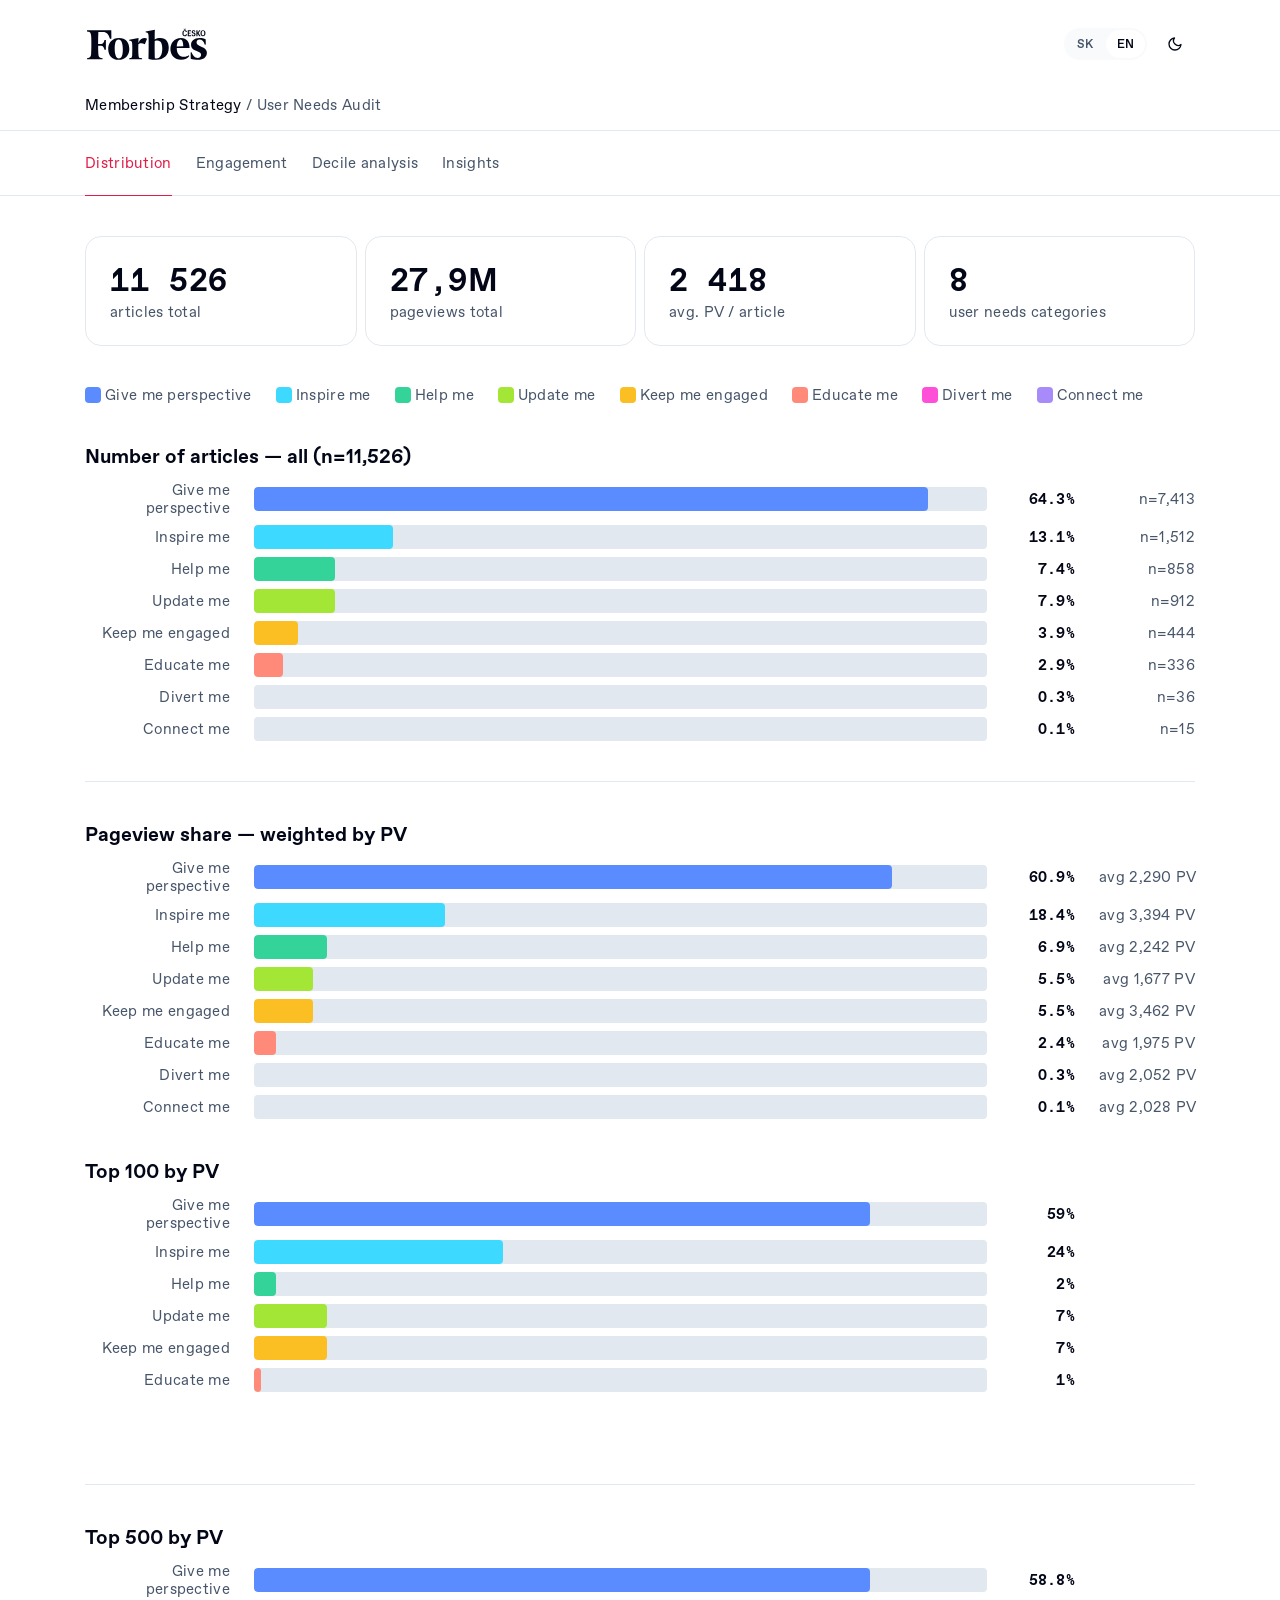
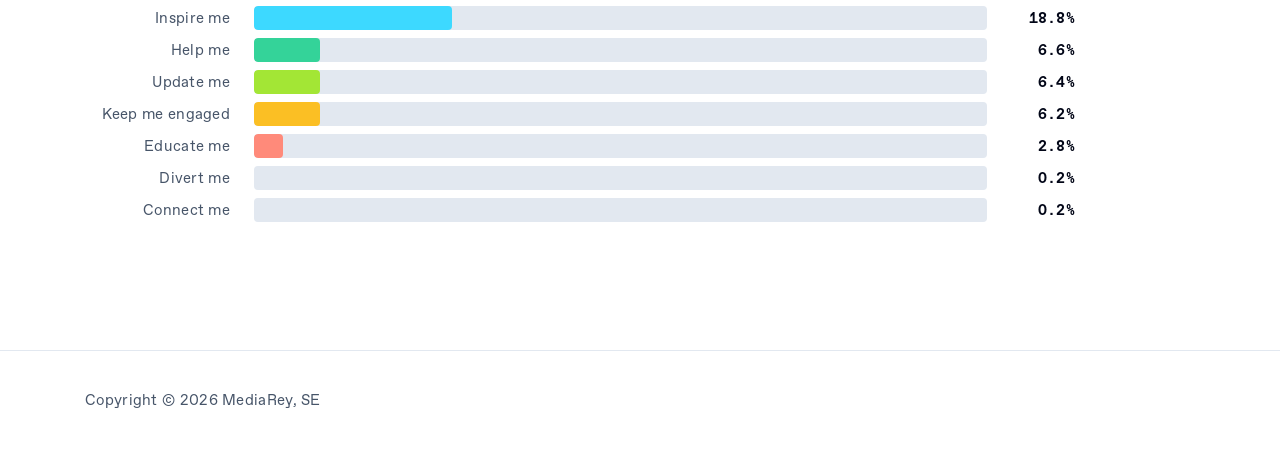
<file: forbes_cz_user_needs_audit.html>
<!DOCTYPE html>
<html lang="sk" data-theme="dark">
<head>
<meta charset="UTF-8">
<meta name="viewport" content="width=device-width, initial-scale=1.0">
<meta name="description" content="User needs audit: distribution of 11,526 Forbes.cz articles across BBC User Needs 2.0 categories, with engagement and decile analysis.">
<link rel="preload" as="font" type="font/woff2" href="fonts/ForbesHighlander-Regular-Web.woff2" crossorigin>
<link rel="preload" as="font" type="font/woff2" href="fonts/FavoritPro-Book.woff2" crossorigin>
<link rel="preload" as="font" type="font/woff2" href="fonts/FavoritPro-Bold.woff2" crossorigin>
<link rel="stylesheet" href="fonts/favorit.css">
<title>Forbes.cz – User Needs Audit</title>
<script>(function(){var saved=localStorage.getItem('theme');document.documentElement.dataset.theme=saved||(window.matchMedia('(prefers-color-scheme:dark)').matches?'dark':'light');})();</script>
<style>
@font-face{font-family:'ForbesHighlander';src:url('fonts/ForbesHighlander-Bold-Web.woff2') format('woff2'),url('fonts/ForbesHighlander-Bold-Web.woff') format('woff');font-weight:700;font-style:normal;font-display:swap}
@font-face{font-family:'ForbesHighlander';src:url('fonts/ForbesHighlander-Regular-Web.woff2') format('woff2'),url('fonts/ForbesHighlander-Regular-Web.woff') format('woff');font-weight:400;font-style:normal;font-display:swap}
*{box-sizing:border-box;margin:0;padding:0}
:root{
  --font-sans:-apple-system,BlinkMacSystemFont,'Segoe UI',Helvetica,Arial,sans-serif;
  --color-background-primary:#ffffff;
  --color-background-secondary:#f5f4f0;
  --color-background-tertiary:#eeece6;
  --color-text-primary:#1a1a18;
  --color-text-secondary:#5a5a56;
  --color-text-tertiary:#8a8a84;
  --color-border-tertiary:rgba(0,0,0,0.12);
  --color-border-secondary:rgba(0,0,0,0.22);
  --color-border-primary:rgba(0,0,0,0.35);
  --border-radius-md:8px;
  --border-radius-lg:12px;
}
@media(prefers-color-scheme:dark){
  :root{
    --color-background-primary:#1e1e1c;
    --color-background-secondary:#2a2a28;
    --color-background-tertiary:#242422;
    --color-text-primary:#e8e6de;
    --color-text-secondary:#a0a098;
    --color-text-tertiary:#70706a;
    --color-border-tertiary:rgba(255,255,255,0.10);
    --color-border-secondary:rgba(255,255,255,0.18);
    --color-border-primary:rgba(255,255,255,0.28);
  }
}
body{font-family:var(--font-sans);background:var(--color-background-tertiary);color:var(--color-text-primary);min-height:100vh;font-kerning:normal;font-optical-sizing:auto}
.page-nav{position:fixed;top:0;left:0;right:0;z-index:100;background:var(--color-background-primary);border-bottom:0.5px solid var(--color-border-tertiary);padding:1rem 1.5rem 1.25rem}
.page-nav-inner{max-width:960px;margin:0 auto}
.page-nav-spacer{height:5.5rem}
.nav-title{display:flex;align-items:center;gap:6px;margin-bottom:4px}
.back-btn{display:inline-flex;align-items:center;justify-content:center;color:var(--color-text-tertiary);text-decoration:none;flex-shrink:0;transition:color 150ms cubic-bezier(0.25,1,0.5,1);padding:2px}
.back-btn:hover{color:#BE123C}
.back-btn:focus-visible{outline:2px solid #BE123C;outline-offset:2px;border-radius:2px}
.page-nav h1{font-size:28px;font-weight:400;font-family:'ForbesHighlander',Georgia,serif;text-wrap:balance}
.page-nav p{font-size:13px;color:var(--color-text-tertiary);padding-left:30px}
.wrap{max-width:960px;margin:0 auto;padding:2rem 1.5rem 5rem}
.tabs{display:flex;gap:8px;flex-wrap:wrap;margin-bottom:1.5rem}
.tab-btn{padding:5px 14px;min-height:36px;border-radius:20px;border:0.5px solid var(--color-border-secondary);background:var(--color-background-secondary);color:var(--color-text-secondary);font-size:12px;cursor:pointer;font-family:inherit;transition:all 150ms cubic-bezier(0.25,1,0.5,1)}
.tab-btn.active{background:var(--color-background-primary);color:var(--color-text-primary);border-color:#BE123C;font-weight:500}
.tab-btn:focus-visible{outline:2px solid #BE123C;outline-offset:2px}
.header-controls{display:flex;align-items:center;gap:8px}
.lang-switch{display:flex;gap:2px;background:var(--color-background-secondary);border-radius:20px;padding:2px}
.lang-btn{padding:5px 11px;min-height:28px;border:none;background:none;border-radius:18px;font-size:12px;font-weight:500;color:var(--color-text-secondary);cursor:pointer;font-family:inherit;transition:all 150ms cubic-bezier(0.25,1,0.5,1)}
.lang-btn.active{background:var(--color-background-primary);color:var(--color-text-primary)}
.lang-btn:focus-visible{outline:2px solid #BE123C;outline-offset:2px}
.section{margin-bottom:2rem}
.section+.section{margin-top:.25rem}
.section--major{margin-bottom:3rem}
.section-label{font-family:inherit;font-size:20px;font-weight:700;line-height:1.25;letter-spacing:0;text-transform:none;color:var(--color-text-primary);margin-bottom:.75rem}
.stats-row{display:flex;gap:8px;margin-bottom:1.5rem;flex-wrap:wrap}
.stat-card{flex:1;min-width:90px;max-width:160px;background:var(--color-background-primary);border:0.5px solid var(--color-border-tertiary);border-radius:var(--border-radius-md);padding:8px 12px}
.stat-num{font-size:20px;font-weight:500;color:var(--color-text-primary);font-variant-numeric:tabular-nums}
.stat-lbl{font-size:10px;color:var(--color-text-tertiary);margin-top:2px}
.bar-row{display:flex;align-items:center;gap:10px;margin-bottom:8px}
.bar-label{font-size:12px;color:var(--color-text-secondary);width:160px;flex-shrink:0;text-align:right}
.bar-track{flex:1;height:22px;background:var(--color-background-secondary);border-radius:4px;overflow:hidden;position:relative}
.bar-fill{height:100%;border-radius:4px;transition:width 400ms cubic-bezier(0.25,1,0.5,1)}
.bar-val{font-size:11px;font-weight:500;white-space:nowrap;flex-shrink:0;min-width:40px;font-variant-numeric:tabular-nums}
.bar-extra{font-size:11px;color:var(--color-text-tertiary);width:120px;flex-shrink:0}
.grid-2{display:grid;grid-template-columns:1fr 1fr;gap:1.5rem}
@media(max-width:620px){.grid-2{grid-template-columns:1fr}}
.legend-row{display:flex;gap:16px;margin-bottom:1rem;flex-wrap:wrap}
.legend-item{display:flex;align-items:center;gap:5px;font-size:11px;color:var(--color-text-secondary)}
.leg-dot{width:8px;height:8px;border-radius:50%}
.insight{background:var(--color-background-secondary);border:0.5px solid var(--color-border-secondary);border-radius:var(--border-radius-md);padding:10px 14px;font-size:12px;color:var(--color-text-secondary);line-height:1.6;margin-bottom:8px}
.insight strong{color:var(--color-text-primary)}
.decile-wrap{overflow-x:auto}
.decile-table{width:100%;border-collapse:collapse;font-size:11px}
.decile-table th{text-align:left;padding:4px 8px;color:var(--color-text-tertiary);font-weight:500;border-bottom:0.5px solid var(--color-border-tertiary)}
.decile-table td{padding:4px 8px;color:var(--color-text-secondary);border-bottom:0.5px solid var(--color-border-tertiary);font-variant-numeric:tabular-nums}
.decile-table tr:last-child td{border-bottom:none}
.heat{border-radius:3px;padding:2px 6px;font-weight:500}
.note{font-size:11px;color:var(--color-text-tertiary);margin-top:.75rem;line-height:1.5;padding:8px 12px;background:var(--color-background-secondary);border-radius:var(--border-radius-md)}
[id^="tab-"]{transition:opacity 200ms cubic-bezier(0.25,1,0.5,1)}
@media(prefers-reduced-motion:reduce){
  *,*::before,*::after{transition-duration:.01ms!important;animation-duration:.01ms!important;animation-iteration-count:1!important}
}
@media(prefers-color-scheme:dark){
  .tab-btn.active{border-color:#FB7185}
  .tab-btn:focus-visible{outline-color:#FB7185}
  .back-btn:hover{color:#FB7185}
  .back-btn:focus-visible{outline-color:#FB7185}
  .lang-btn:focus-visible{outline-color:#FB7185}
}
</style>
<link rel="stylesheet" href="figma-design.css">
<link rel="stylesheet" href="motion.css">
</head>
<body>
<div class="page-nav">
  <div class="page-nav-inner">
    <div class="nav-title" aria-label="Forbes.cz">
      <a class="brand-logo" href="index.html" aria-label="Forbes Česko home"><img src="assets/forbes-cesko-logo.svg" alt="Forbes Česko"></a>
      <div class="header-controls">
        <div class="lang-switch" role="group" aria-label="Language">
          <button class="lang-btn active" data-lang="sk">SK</button>
          <button class="lang-btn" data-lang="en">EN</button>
        </div>
        <button class="theme-btn header-icon" type="button" aria-label="Switch theme">
          <svg class="icon-sun" width="16" height="16" viewBox="0 0 24 24" fill="none" stroke="currentColor" stroke-width="2" stroke-linecap="round" stroke-linejoin="round" aria-hidden="true"><circle cx="12" cy="12" r="4"/><path d="M12 2v2M12 20v2M4.93 4.93l1.41 1.41M17.66 17.66l1.41 1.41M2 12h2M20 12h2M6.34 17.66l-1.41 1.41M19.07 4.93l-1.41 1.41"/></svg>
          <svg class="icon-moon" width="16" height="16" viewBox="0 0 24 24" fill="none" stroke="currentColor" stroke-width="2" stroke-linecap="round" stroke-linejoin="round" aria-hidden="true"><path d="M21 12.79A9 9 0 1 1 11.21 3 7 7 0 0 0 21 12.79z"/></svg>
        </button>
      </div>
    </div>
    <p class="breadcrumb"><a href="index.html">Membership Strategy</a> / User Needs Audit</p>
  </div>
</div>
<div class="page-nav-spacer"></div>
<div class="wrap">

<div class="tabs">
  <button class="tab-btn active" onclick="showTab('dist')" data-i18n="tab-dist">Distribúcia</button>
  <button class="tab-btn" onclick="showTab('engagement')">Engagement</button>
  <button class="tab-btn" onclick="showTab('decile')" data-i18n="tab-decile">Decilová analýza</button>
  <button class="tab-btn" onclick="showTab('insights')">Insights</button>
</div>

<!-- TAB: DISTRIBÚCIA -->
<div id="tab-dist">
<div class="stats-row">
  <div class="stat-card"><div class="stat-num">11 526</div><div class="stat-lbl" data-i18n="stat-articles">článkov celkom</div></div>
  <div class="stat-card"><div class="stat-num">27,9M</div><div class="stat-lbl" data-i18n="stat-pv">pageviews spolu</div></div>
  <div class="stat-card"><div class="stat-num">2 418</div><div class="stat-lbl" data-i18n="stat-avgpv">priem. PV / článok</div></div>
  <div class="stat-card"><div class="stat-num">8</div><div class="stat-lbl" data-i18n="stat-categories">user needs kategórií</div></div>
</div>
<div class="legend-row">
  <div class="legend-item"><div class="leg-dot" style="background:#5b8cff"></div>Give me perspective</div>
  <div class="legend-item"><div class="leg-dot" style="background:#3dd9ff"></div>Inspire me</div>
  <div class="legend-item"><div class="leg-dot" style="background:#34d399"></div>Help me</div>
  <div class="legend-item"><div class="leg-dot" style="background:#a3e635"></div>Update me</div>
  <div class="legend-item"><div class="leg-dot" style="background:#fbbf24"></div>Keep me engaged</div>
  <div class="legend-item"><div class="leg-dot" style="background:#ff8a7a"></div>Educate me</div>
  <div class="legend-item"><div class="leg-dot" style="background:#ff4fd8"></div>Divert me</div>
  <div class="legend-item"><div class="leg-dot" style="background:#a78bfa"></div>Connect me</div>
</div>
<div class="section">
  <h2 class="section-label" data-i18n="sec-all">Počet článkov — všetky (n=11 526)</h2>
  <div id="bars-all"></div>
</div>
<div class="section">
  <h2 class="section-label" data-i18n="sec-pvshare">Pageview podiel — weighted by PV</h2>
  <div id="bars-pv"></div>
</div>
<div class="grid-2">
  <div class="section">
    <h2 class="section-label" data-i18n="sec-top100">Top 100 podľa PV</h2>
    <div id="bars-top100"></div>
  </div>
  <div class="section">
    <h2 class="section-label" data-i18n="sec-top500">Top 500 podľa PV</h2>
    <div id="bars-top500"></div>
  </div>
</div>
</div>

<!-- TAB: ENGAGEMENT -->
<div id="tab-engagement" style="display:none">
<div class="section">
  <h2 class="section-label" data-i18n="sec-avgpv">Priemerné pageviews na článok</h2>
  <div id="bars-avg"></div>
</div>
<div class="section">
  <h2 class="section-label" data-i18n="sec-engidx">Engagement index — avg PV top100 / avg PV celok — násobiteľ keď článok "vybuchne"</h2>
  <div id="bars-ratio"></div>
</div>
<div class="note" data-i18n="note-engidx">Engagement index hovorí: keď článok v kategórii vybuchne, o koľko násobí priemer kategórie. Vysoký index = vysoká variancia — kategória má potenciál viralitu, ale aj veľa slabých článkov.</div>
</div>

<!-- TAB: DECILE -->
<div id="tab-decile" style="display:none">
<div class="section">
  <h2 class="section-label" data-i18n="sec-decile">Zastúpenie user needs per decil (D1 = najmenej čítané, D10 = top čítané)</h2>
  <div class="decile-wrap">
    <table class="decile-table" id="decile-tbl"></table>
  </div>
  <div class="note" style="margin-top:.75rem" data-i18n="note-decile">Help me rastie smerom k top decilom (5,6% v D1 → 8–10% v D8–D10). Inspire me podobne. Update me naopak klesá — breaking news má krátkodobý spike ale slabý dlhodobý tail.</div>
</div>
</div>

<!-- TAB: INSIGHTS -->
<div id="tab-insights" style="display:none">
<div class="section">
  <h2 class="section-label" data-i18n="sec-findings">Kľúčové zistenia</h2>
  <div class="insight" data-i18n="insight-1" data-i18n-html><strong>Give me perspective dominuje produkcii (64%) aj PV (61%).</strong> Forbes.cz je primárne analytický a komentárový médium. Toto je de facto North Star need — ale zároveň riziko: keď je jedna kategória tak dominantná, ťažšie sa identifikujú conversion drivers.</div>
  <div class="insight" data-i18n="insight-2" data-i18n-html><strong>Inspire me je overperformer.</strong> Tvorí 13% článkov, ale 18% PV a 24% z top 100. Priemerný výkon (3 394 PV/článok) je najvyšší. Portréty podnikateľov a príbehy "od nuly" fungujú mimoriadne dobre — a podľa konverzných dát sú tiež #1 subscription driver.</div>
  <div class="insight" data-i18n="insight-3" data-i18n-html><strong>Keep me engaged má najvyšší avg PV (3 462) a 22.7× engagement index.</strong> Rankingy a žebříčky sú virálne. Tvorí len 3.9% produkcie — pravdepodobne podreprezentovaná kategória s vysokým potenciálom.</div>
  <div class="insight" data-i18n="insight-4" data-i18n-html><strong>Help me je kriticky podreprezentovaný.</strong> Len 7.4% produkcie, len 2 články v top 100 PV — ale konverzné dáta ukazujú 14% podiel na konverziách a 14.4% na revenue. Praktické návody z oblasti financií, kariéry a podnikania jednoznačne konvertujú lepšie ako ich produkčný podiel naznačuje.</div>
  <div class="insight" data-i18n="insight-5" data-i18n-html><strong>Update me klesá s rastúcim záujmom.</strong> V D1 (najmenej čítané) má 12.1%, v D10 (top čítané) len 4.6%. Breaking news generuje krátkodobé spiky, ale dlhodobý tail je slabý — nízka retention value.</div>
  <div class="insight" data-i18n="insight-6" data-i18n-html><strong>Educate me (2.9%) a Divert me (0.3%) sú minimálne zastúpené.</strong> Educate me je discovery kategória vhodná pre SEO a nových čitateľov — jej nízke zastúpenie znižuje príchod nových čitateľov z Mass segmentu.</div>
</div>
</div>

</div>

<footer class="dashboard-footer">
  <span>Copyright &copy; 2026 MediaRey, SE</span>
</footer>

<script>
const needs=[
  {label:'Give me perspective',cls:'gmp',color:'#5b8cff'},
  {label:'Inspire me',         cls:'ins',color:'#3dd9ff'},
  {label:'Help me',            cls:'hlp',color:'#34d399'},
  {label:'Update me',          cls:'upd',color:'#a3e635'},
  {label:'Keep me engaged',    cls:'kme',color:'#fbbf24'},
  {label:'Educate me',         cls:'edu',color:'#ff8a7a'},
  {label:'Divert me',          cls:'div',color:'#ff4fd8'},
  {label:'Connect me',         cls:'con',color:'#a78bfa'},
];
const data={
  all:   [64.3,13.1,7.4,7.9,3.9,2.9,0.3,0.1],
  pv:    [60.9,18.4,6.9,5.5,5.5,2.4,0.3,0.1],
  top100:[59.0,24.0,2.0,7.0,7.0,1.0,0.0,0.0],
  top500:[58.8,18.8,6.6,6.4,6.2,2.8,0.2,0.2],
  avg:   [2290,3394,2242,1677,3462,1975,2052,2028],
  ratio: [27.6,20.5,24.5,29.4,22.7,26.3,null,null],
  n:     [7413,1512,858,912,444,336,36,15],
};
const decile=[
  [1, 61.8,12.8,5.6,12.1,3.2,4.1,0.2,0.3],
  [2, 62.3,12.0,5.5,11.7,4.5,3.6,0.1,0.3],
  [3, 65.1,11.0,6.0,11.3,3.3,2.9,0.1,0.2],
  [4, 67.7,11.6,6.3, 8.6,3.5,2.1,0.2,0.0],
  [5, 66.8,12.4,6.4, 8.3,3.3,2.7,0.1,0.1],
  [6, 64.6,12.4,9.4, 6.1,4.5,2.6,0.3,0.2],
  [7, 66.2,10.9,8.4, 5.7,4.3,3.8,0.7,0.0],
  [8, 65.1,13.2,8.7, 6.0,3.1,3.0,0.9,0.0],
  [9, 62.4,17.0,10.1,4.7,3.3,1.9,0.4,0.1],
  [10,61.2,17.9,8.1, 4.6,5.5,2.3,0.2,0.3],
];

function makeBars(id,values,maxVal,suffix,extraFn){
  const c=document.getElementById(id);
  if(!c)return;
  c.innerHTML=needs.map((n,i)=>{
    if(values[i]===null||values[i]===0&&i>5)return'';
    const pct=Math.round(values[i]/maxVal*100);
    const extra=extraFn?extraFn(i):'';
    return`<div class="bar-row">
      <div class="bar-label">${n.label}</div>
      <div class="bar-track">
        <div class="bar-fill" style="width:${pct}%;background:${n.color}"></div>
      </div>
      <span class="bar-val" style="color:${n.color}">${values[i]}${suffix}</span>
      <div class="bar-extra">${extra}</div>
    </div>`;
  }).join('');
}

makeBars('bars-all',   data.all,   70,'%',i=>`n=${data.n[i].toLocaleString()}`);
makeBars('bars-pv',    data.pv,    70,'%',i=>`avg ${data.avg[i].toLocaleString()} PV`);
makeBars('bars-top100',data.top100,70,'%',null);
makeBars('bars-top500',data.top500,70,'%',null);
makeBars('bars-avg',   data.avg,   3600,'',i=>`${data.avg[i].toLocaleString()} PV`);
makeBars('bars-ratio', data.ratio.map(v=>v||0),32,'x',i=>data.ratio[i]?`${data.ratio[i]}x`:'—');

// Decile table
function heatColor(v,col){
  const vals=decile.map(r=>r[col]);
  const min=Math.min(...vals),max=Math.max(...vals);
  const norm=(v-min)/(max-min);
  const alpha=Math.round((0.08+norm*0.45)*255).toString(16).padStart(2,'0');
  return`background:${needs[col-1].color}${alpha}`;
}
function renderDecileTable(){
  const decilLabel=(window.getLang&&window.getLang()==='en')?'Decile':'Decil';
  const tbl=document.getElementById('decile-tbl');
  tbl.innerHTML=`<thead><tr><th>${decilLabel}</th>${needs.slice(0,6).map(n=>`<th>${n.label}</th>`).join('')}</tr></thead><tbody>`+
    decile.map(r=>`<tr><td style="font-weight:500;color:var(--color-text-primary)">D${r[0]}${r[0]===10?' ★':''}</td>`+
      [1,2,3,4,5,6].map(ci=>`<td><span class="heat" style="${heatColor(r[ci],ci)}">${r[ci]}%</span></td>`).join('')+
    '</tr>').join('')+'</tbody>';
}
renderDecileTable();
document.addEventListener('langchange',renderDecileTable);

var _curTab=null;
function showTab(t,skipHash){
  var ids=['dist','engagement','decile','insights'];
  if(!ids.includes(t))t='dist';
  if(_curTab===t)return;
  if(!skipHash)history.replaceState(null,'','#'+t);
  if(window.switchDashboardTab){
    _curTab=window.switchDashboardTab({current:_curTab,next:t,ids:ids});
    return;
  }
  var noAnim=_curTab===null||window.matchMedia('(prefers-reduced-motion:reduce)').matches;
  if(noAnim){
    ids.forEach(function(id){document.getElementById('tab-'+id).style.display=id===t?'block':'none';});
    _curTab=t;
  }else{
    var out=document.getElementById('tab-'+_curTab);
    var inEl=document.getElementById('tab-'+t);
    out.style.opacity='0';
    setTimeout(function(){
      out.style.display='none';
      out.style.opacity='';
      inEl.style.opacity='0';
      inEl.style.display='block';
      requestAnimationFrame(function(){requestAnimationFrame(function(){inEl.style.opacity='1';});});
      _curTab=t;
    },150);
  }
  document.querySelectorAll('.tab-btn').forEach(function(b,i){b.classList.toggle('active',ids[i]===t);});
}
(function(){
  var ids=['dist','engagement','decile','insights'];
  var hash=location.hash.replace('#','');
  showTab(ids.includes(hash)?hash:'dist',true);
  window.addEventListener('hashchange',function(){
    var h=location.hash.replace('#','');
    showTab(ids.includes(h)?h:'dist',true);
  });
})();
</script>
<script>
(function(){
  var nav=document.querySelector('.page-nav');
  var spacer=document.querySelector('.page-nav-spacer');
  function sync(){spacer.style.height=nav.offsetHeight+'px';}
  sync();
  window.addEventListener('resize',sync);
  document.fonts.ready.then(sync);
})();
</script>
<script>
window.I18N_EN = {
  "tab-dist": "Distribution",
  "tab-decile": "Decile analysis",
  "stat-articles": "articles total",
  "stat-pv": "pageviews total",
  "stat-avgpv": "avg. PV / article",
  "stat-categories": "user needs categories",
  "sec-all": "Number of articles — all (n=11,526)",
  "sec-pvshare": "Pageview share — weighted by PV",
  "sec-top100": "Top 100 by PV",
  "sec-top500": "Top 500 by PV",
  "sec-avgpv": "Average pageviews per article",
  "sec-engidx": "Engagement index — avg PV top100 / avg PV overall — multiplier when an article \"blows up\"",
  "note-engidx": "The engagement index shows: when an article in a category blows up, by how much it multiplies the category average. A high index = high variance — the category has viral potential, but also many weak articles.",
  "sec-decile": "User needs share per decile (D1 = least read, D10 = top read)",
  "note-decile": "Help me grows toward the top deciles (5.6% in D1 → 8–10% in D8–D10). Inspire me follows a similar pattern. Update me, by contrast, declines — breaking news has a short-term spike but a weak long-term tail.",
  "sec-findings": "Key findings",
  "insight-1": "<strong>Give me perspective dominates both production (64%) and PV (61%).</strong> Forbes.cz is primarily an analytical and commentary outlet. This is effectively the North Star need — but it's also a risk: when one category is this dominant, conversion drivers are harder to identify.",
  "insight-2": "<strong>Inspire me is an overperformer.</strong> It makes up 13% of articles, but 18% of PV and 24% of the top 100. Average performance (3,394 PV/article) is the highest. Entrepreneur profiles and \"from scratch\" stories perform exceptionally well — and per the conversion data, they're also the #1 subscription driver.",
  "insight-3": "<strong>Keep me engaged has the highest avg PV (3,462) and a 22.7× engagement index.</strong> Rankings and lists go viral. It makes up only 3.9% of production — likely an underrepresented category with high potential.",
  "insight-4": "<strong>Help me is critically underrepresented.</strong> Only 7.4% of production, only 2 articles in the top 100 PV — but conversion data shows a 14% share of conversions and 14.4% of revenue. Practical guides on finance, career, and business clearly convert better than their production share suggests.",
  "insight-5": "<strong>Update me declines as interest grows.</strong> It has 12.1% in D1 (least read), but only 4.6% in D10 (top read). Breaking news generates short-term spikes, but the long-term tail is weak — low retention value.",
  "insight-6": "<strong>Educate me (2.9%) and Divert me (0.3%) are minimally represented.</strong> Educate me is a discovery category well-suited for SEO and new readers — its low share limits the inflow of new readers from the Mass segment."
};
</script>
<script src="theme.js"></script>
</body>
</html>
</file>
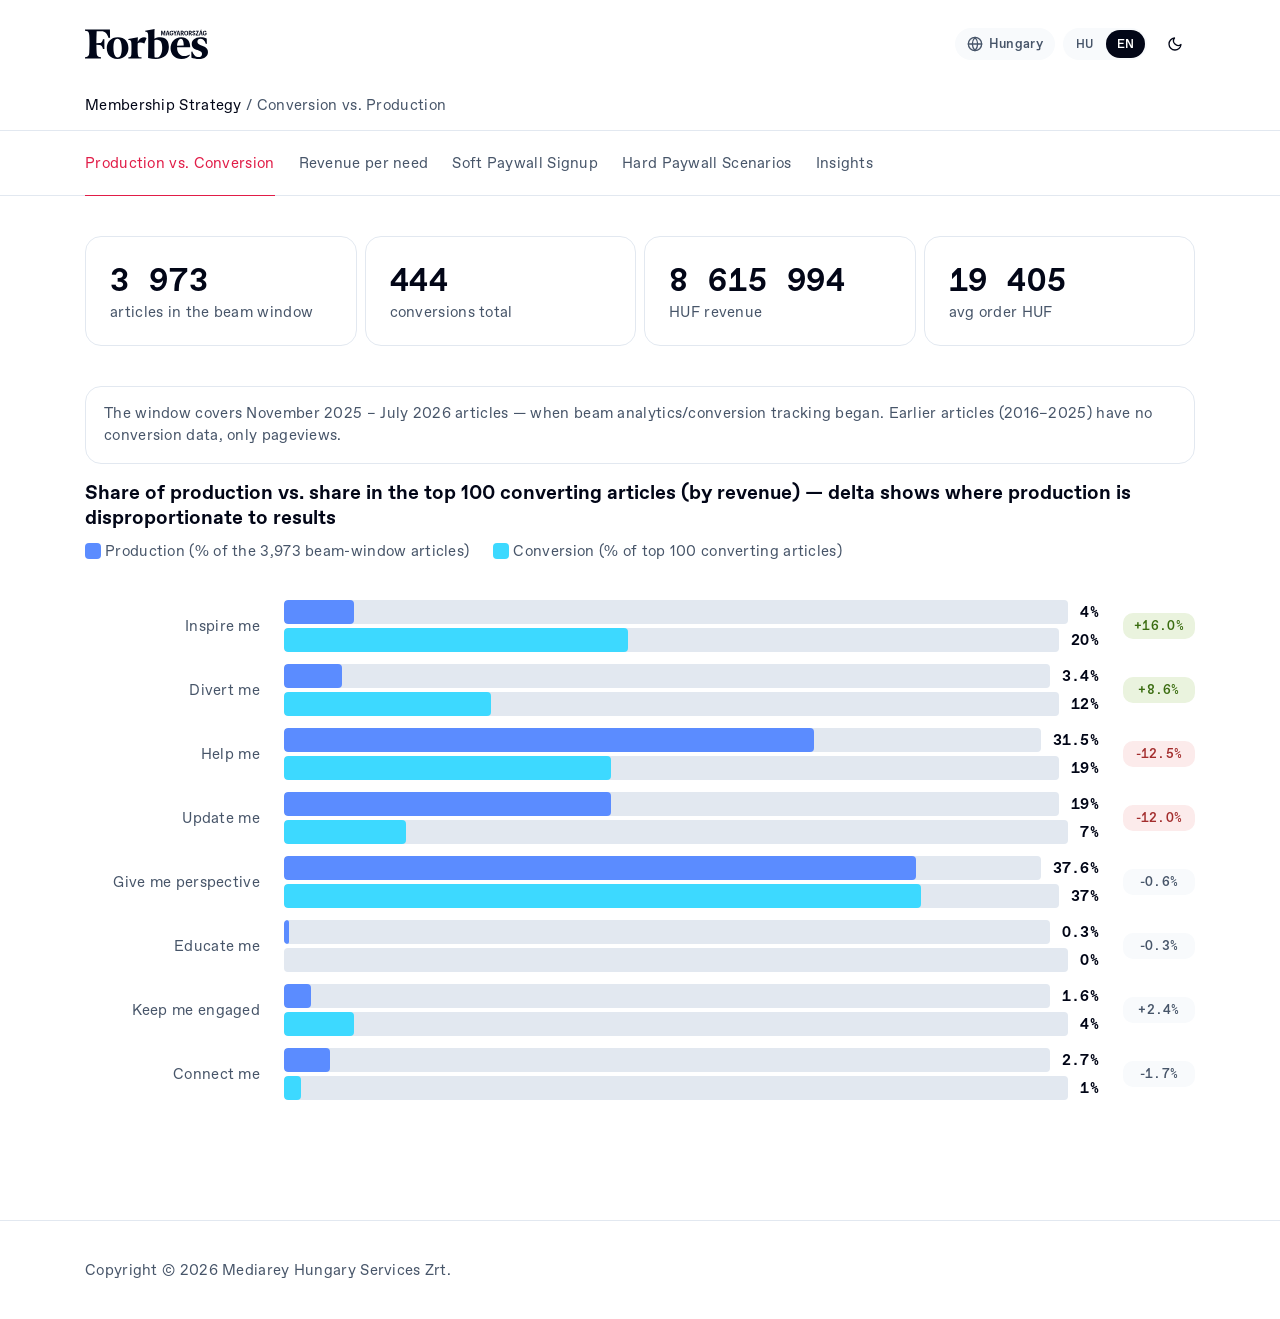
<file: forbes_hu_conversion_vs_production.html>
<!DOCTYPE html>
<html lang="hu" data-theme="dark">
<head>
<meta charset="UTF-8">
<meta name="viewport" content="width=device-width, initial-scale=1.0">
<meta name="description" content="Conversion vs. production analysis: Forbes.hu beam-window articles (Nov 2025–Jul 2026) compared against top converting content by user need and revenue.">
<link rel="preload" as="font" type="font/woff2" href="fonts/ForbesHighlander-Regular-Web.woff2" crossorigin>
<link rel="preload" as="font" type="font/woff2" href="fonts/FavoritPro-Book.woff2" crossorigin>
<link rel="preload" as="font" type="font/woff2" href="fonts/FavoritPro-Bold.woff2" crossorigin>
<link rel="stylesheet" href="fonts/favorit.css">
<title>Forbes.hu – Konverzió vs. Produkció</title>
<script>(function(){var saved=localStorage.getItem('theme');document.documentElement.dataset.theme=saved||(window.matchMedia('(prefers-color-scheme:dark)').matches?'dark':'light');})();</script>
<style>
@font-face{font-family:'ForbesHighlander';src:url('fonts/ForbesHighlander-Bold-Web.woff2') format('woff2'),url('fonts/ForbesHighlander-Bold-Web.woff') format('woff');font-weight:700;font-style:normal;font-display:swap}
@font-face{font-family:'ForbesHighlander';src:url('fonts/ForbesHighlander-Regular-Web.woff2') format('woff2'),url('fonts/ForbesHighlander-Regular-Web.woff') format('woff');font-weight:400;font-style:normal;font-display:swap}
*{box-sizing:border-box;margin:0;padding:0}
:root{
  --font-sans:-apple-system,BlinkMacSystemFont,'Segoe UI',Helvetica,Arial,sans-serif;
  --color-background-primary:#ffffff;
  --color-background-secondary:#f5f4f0;
  --color-background-tertiary:#eeece6;
  --color-text-primary:#1a1a18;
  --color-text-secondary:#5a5a56;
  --color-text-tertiary:#8a8a84;
  --color-border-tertiary:rgba(0,0,0,0.12);
  --color-border-secondary:rgba(0,0,0,0.22);
  --color-border-primary:rgba(0,0,0,0.35);
  --border-radius-md:8px;
  --border-radius-lg:12px;
}
@media(prefers-color-scheme:dark){
  :root{
    --color-background-primary:#1e1e1c;
    --color-background-secondary:#2a2a28;
    --color-background-tertiary:#242422;
    --color-text-primary:#e8e6de;
    --color-text-secondary:#a0a098;
    --color-text-tertiary:#70706a;
    --color-border-tertiary:rgba(255,255,255,0.10);
    --color-border-secondary:rgba(255,255,255,0.18);
    --color-border-primary:rgba(255,255,255,0.28);
  }
}
body{font-family:var(--font-sans);background:var(--color-background-tertiary);color:var(--color-text-primary);min-height:100vh;font-kerning:normal;font-optical-sizing:auto}
.page-nav{position:fixed;top:0;left:0;right:0;z-index:100;background:var(--color-background-primary);border-bottom:0.5px solid var(--color-border-tertiary);padding:1rem 1.5rem 1.25rem}
.page-nav-inner{max-width:960px;margin:0 auto}
.page-nav-spacer{height:5.5rem}
.nav-title{display:flex;align-items:center;gap:6px;margin-bottom:4px}
.back-btn{display:inline-flex;align-items:center;justify-content:center;color:var(--color-text-tertiary);text-decoration:none;flex-shrink:0;transition:color 150ms cubic-bezier(0.25,1,0.5,1);padding:2px}
.back-btn:hover{color:#BE123C}
.back-btn:focus-visible{outline:2px solid #BE123C;outline-offset:2px;border-radius:2px}
.wordmark{font-family:'ForbesHighlander',Georgia,serif;font-weight:700;font-size:20px;color:var(--color-text-primary);text-decoration:none}
.brand-logo{display:inline-flex;text-decoration:none}
.forbes-logo{width:123px;height:32px;object-fit:contain;display:block}
@media(prefers-color-scheme:dark){.brand-logo img{filter:brightness(0) invert(1)}}
[data-theme="dark"] .brand-logo img{filter:brightness(0) invert(1)}
.page-nav h1{font-size:28px;font-weight:400;font-family:'ForbesHighlander',Georgia,serif;text-wrap:balance}
.page-nav p{font-size:13px;color:var(--color-text-tertiary);padding-left:30px}
.wrap{max-width:960px;margin:0 auto;padding:2rem 1.5rem 5rem}
.tabs{display:flex;gap:8px;flex-wrap:wrap;margin-bottom:1.5rem}
.tab-btn{padding:5px 14px;min-height:36px;border-radius:20px;border:0.5px solid var(--color-border-secondary);background:var(--color-background-secondary);color:var(--color-text-secondary);font-size:12px;cursor:pointer;font-family:inherit;transition:all 150ms cubic-bezier(0.25,1,0.5,1)}
.tab-btn.active{background:var(--color-background-primary);color:var(--color-text-primary);border-color:#BE123C;font-weight:500}
.tab-btn:focus-visible{outline:2px solid #BE123C;outline-offset:2px}
.header-controls{display:flex;align-items:center;gap:8px}
.country-link{display:inline-flex;align-items:center;gap:6px;min-height:32px;padding:0 12px;font-size:13px;font-weight:500;color:var(--color-text-secondary);background:var(--color-background-secondary);border-radius:20px;text-decoration:none;flex-shrink:0;transition:color 150ms cubic-bezier(0.25,1,0.5,1),background 150ms cubic-bezier(0.25,1,0.5,1)}
.country-link:hover{color:var(--color-text-primary)}
.country-link:focus-visible{outline:2px solid #BE123C;outline-offset:2px}
.country-link svg{flex-shrink:0}
.lang-switch{display:flex;gap:2px;background:var(--color-background-secondary);border-radius:20px;padding:2px}
.lang-btn{padding:5px 11px;min-height:28px;border:none;background:none;border-radius:18px;font-size:12px;font-weight:500;color:var(--color-text-secondary);cursor:pointer;font-family:inherit;transition:all 150ms cubic-bezier(0.25,1,0.5,1)}
.lang-btn.active{background:var(--color-text-primary);color:var(--color-background-primary)}
.lang-btn:focus-visible{outline:2px solid #BE123C;outline-offset:2px}
.section{margin-bottom:2rem}
.section--major{margin-bottom:3rem}
.section-label{font-family:inherit;font-size:20px;font-weight:700;line-height:1.25;letter-spacing:0;text-transform:none;color:var(--color-text-primary);margin-bottom:.75rem}
.stats-row{display:flex;gap:8px;margin-bottom:1.5rem;flex-wrap:wrap}
.stat-card{flex:1;min-width:90px;max-width:160px;background:var(--color-background-primary);border:0.5px solid var(--color-border-tertiary);border-radius:var(--border-radius-md);padding:8px 12px}
.stat-num{font-size:20px;font-weight:500;color:var(--color-text-primary);font-variant-numeric:tabular-nums}
.stat-lbl{font-size:10px;color:var(--color-text-tertiary);margin-top:2px}
.compare-row{display:flex;align-items:center;gap:8px;margin-bottom:10px}
.need-label{font-size:12px;color:var(--color-text-secondary);width:175px;flex-shrink:0;text-align:right}
.bars-pair{flex:1;display:flex;flex-direction:column;gap:3px}
.bar-pair-row{display:flex;align-items:center;gap:5px}
.bar-track{flex:1;height:17px;background:var(--color-background-secondary);border-radius:3px;overflow:hidden;position:relative}
.bar-fill{height:100%;border-radius:3px;transition:width 400ms cubic-bezier(0.25,1,0.5,1)}
.bar-val{font-size:10px;font-weight:500;white-space:nowrap;flex-shrink:0;min-width:30px;font-variant-numeric:tabular-nums}
.delta-badge{font-size:11px;font-weight:500;padding:2px 8px;border-radius:10px;width:62px;text-align:center;flex-shrink:0;font-variant-numeric:tabular-nums}
.delta-pos{background:#eaf3de;color:#3b6d11}
.delta-neg{background:#fcebeb;color:#a32d2d}
.delta-neu{background:var(--color-background-secondary);color:var(--color-text-secondary)}
.rev-row{display:flex;align-items:center;gap:8px;margin-bottom:8px}
.rev-label{font-size:12px;color:var(--color-text-secondary);width:175px;text-align:right;flex-shrink:0}
.rev-track{flex:1;height:22px;background:var(--color-background-secondary);border-radius:3px;overflow:hidden}
.rev-fill{height:100%;border-radius:3px}
.rev-val{font-size:11px;font-weight:500;white-space:nowrap;flex-shrink:0;min-width:72px;font-variant-numeric:tabular-nums}
.rev-extra{font-size:11px;color:var(--color-text-tertiary);width:110px;flex-shrink:0}
.insight{background:var(--color-background-secondary);border:0.5px solid var(--color-border-secondary);border-radius:var(--border-radius-md);padding:10px 14px;font-size:12px;color:var(--color-text-secondary);line-height:1.6;margin-bottom:8px}
.insight strong{color:var(--color-text-primary)}
.insight.critical{background:rgba(216,90,48,.06);border-color:rgba(216,90,48,.35)}
.insight.good{background:rgba(29,158,117,.06);border-color:rgba(29,158,117,.35)}
.insight.warning{background:rgba(186,117,23,.06);border-color:rgba(186,117,23,.35)}
.legend-row{display:flex;gap:16px;margin-bottom:1rem;flex-wrap:wrap}
.legend-item{display:flex;align-items:center;gap:5px;font-size:11px;color:var(--color-text-secondary)}
.leg-rect{width:28px;height:8px;border-radius:2px}
.note{font-size:11px;color:var(--color-text-tertiary);margin-top:.75rem;line-height:1.5;padding:8px 12px;background:var(--color-background-secondary);border-radius:var(--border-radius-md)}
.scenario-grid{display:grid;grid-template-columns:repeat(auto-fit,minmax(240px,1fr));gap:14px;margin-bottom:1rem}
.scenario-card{background:var(--color-background-primary);border:0.5px solid var(--color-border-tertiary);border-radius:var(--border-radius-md);padding:14px 16px}
.scenario-card.active-scn{border-color:#BE123C}
.scenario-name{font-size:14px;font-weight:700;margin-bottom:8px}
.scenario-assump{font-size:11px;color:var(--color-text-tertiary);margin-bottom:10px;line-height:1.5;padding-bottom:10px;border-bottom:0.5px solid var(--color-border-tertiary)}
.scenario-metric{display:flex;justify-content:space-between;align-items:baseline;font-size:12px;color:var(--color-text-secondary);margin-bottom:5px;gap:8px}
.scenario-metric b{color:var(--color-text-primary);font-variant-numeric:tabular-nums;white-space:nowrap}
.scenario-metric.rev b{font-size:15px}
[id^="tab-"]{transition:opacity 200ms cubic-bezier(0.25,1,0.5,1)}
@media(prefers-reduced-motion:reduce){
  *,*::before,*::after{transition-duration:.01ms!important;animation-duration:.01ms!important;animation-iteration-count:1!important}
}
@media(prefers-color-scheme:dark){
  .tab-btn.active{border-color:#FB7185}
  .tab-btn:focus-visible{outline-color:#FB7185}
  .back-btn:hover{color:#FB7185}
  .back-btn:focus-visible{outline-color:#FB7185}
  .lang-btn:focus-visible{outline-color:#FB7185}
}
</style>
<link rel="stylesheet" href="figma-design.css">
<link rel="stylesheet" href="motion.css">
</head>
<body>
<div class="page-nav">
  <div class="page-nav-inner">
    <div class="nav-title" aria-label="Forbes.hu">
      <a class="brand-logo" href="forbes_hu_index.html" aria-label="Forbes Magyarország home"><img class="forbes-logo" src="assets/forbes-hu-digital.svg" alt="Forbes Magyarország"></a>
      <div class="header-controls">
        <a class="country-link" href="index.html" aria-label="Change country">
          <svg width="16" height="16" viewBox="0 0 24 24" fill="none" stroke="currentColor" stroke-width="2" stroke-linecap="round" stroke-linejoin="round" aria-hidden="true"><circle cx="12" cy="12" r="10"/><path d="M2 12h20"/><path d="M12 2a15.3 15.3 0 0 1 4 10 15.3 15.3 0 0 1-4 10 15.3 15.3 0 0 1-4-10 15.3 15.3 0 0 1 4-10z"/></svg>
          <span>Hungary</span>
        </a>
        <div class="lang-switch" role="group" aria-label="Language">
          <button class="lang-btn active" data-lang="hu">HU</button>
          <button class="lang-btn" data-lang="en">EN</button>
        </div>
        <button class="theme-btn header-icon" type="button" aria-label="Switch theme">
          <svg class="icon-sun" width="16" height="16" viewBox="0 0 24 24" fill="none" stroke="currentColor" stroke-width="2" stroke-linecap="round" stroke-linejoin="round" aria-hidden="true"><circle cx="12" cy="12" r="4"/><path d="M12 2v2M12 20v2M4.93 4.93l1.41 1.41M17.66 17.66l1.41 1.41M2 12h2M20 12h2M6.34 17.66l-1.41 1.41M19.07 4.93l-1.41 1.41"/></svg>
          <svg class="icon-moon" width="16" height="16" viewBox="0 0 24 24" fill="none" stroke="currentColor" stroke-width="2" stroke-linecap="round" stroke-linejoin="round" aria-hidden="true"><path d="M21 12.79A9 9 0 1 1 11.21 3 7 7 0 0 0 21 12.79z"/></svg>
        </button>
      </div>
    </div>
    <p class="breadcrumb"><a href="forbes_hu_index.html">Membership Strategy</a> / <span data-i18n="breadcrumb">Konverzió vs. Produkció</span></p>
  </div>
</div>
<div class="page-nav-spacer"></div>
<div class="wrap">

<div class="tabs">
  <button class="tab-btn active" onclick="showTab('gap')" data-i18n="tab-gap">Produkció vs. Konverzió</button>
  <button class="tab-btn" onclick="showTab('revenue')">Revenue per need</button>
  <button class="tab-btn" onclick="showTab('signup')" data-i18n="tab-signup">Soft paywall signup</button>
  <button class="tab-btn" onclick="showTab('paywall')" data-i18n="tab-paywall">Hard paywall szcenáriók</button>
  <button class="tab-btn" onclick="showTab('insights')">Insights</button>
</div>

<!-- TAB: GAP -->
<div id="tab-gap">
<div class="stats-row">
  <div class="stat-card"><div class="stat-num">3 973</div><div class="stat-lbl" data-i18n="stat-window">cikk a beam ablakban</div></div>
  <div class="stat-card"><div class="stat-num">444</div><div class="stat-lbl" data-i18n="stat-convtotal">konverzió összesen</div></div>
  <div class="stat-card"><div class="stat-num">8 615 994</div><div class="stat-lbl">HUF revenue</div></div>
  <div class="stat-card"><div class="stat-num">19 405</div><div class="stat-lbl">avg order HUF</div></div>
</div>
<div class="note" data-i18n="note-window">Az ablak 2025. november – 2026. július közötti cikkeket fedi le — ekkor indult a beam analytics/konverziós tracking. A korábbi cikkeknél (2016–2025) nincs konverziós adat, csak pageview.</div>
<div class="section" style="margin-top:1rem">
  <h2 class="section-label" data-i18n="sec-gap">Produkciós részesedés vs. részesedés a top 100 konverziós cikkben (revenue szerint) — a delta mutatja, hol aránytalan a termelés az eredményhez képest</h2>
  <div class="legend-row">
    <div class="legend-item"><div class="leg-rect" style="background:#5b8cff"></div><span data-i18n="legend-prod">Produkció (% a 3 973 beam-ablakos cikkből)</span></div>
    <div class="legend-item"><div class="leg-rect" style="background:#3dd9ff"></div><span data-i18n="legend-conv">Konverzió (% a top 100 konverziós cikkből)</span></div>
  </div>
  <div id="compare-bars"></div>
</div>
</div>

<!-- TAB: REVENUE -->
<div id="tab-revenue" style="display:none">
<div class="section">
  <h2 class="section-label" data-i18n="sec-revtotal">Teljes revenue per user need (top 100 konverziós cikk)</h2>
  <div id="rev-bars"></div>
</div>
<div class="section">
  <h2 class="section-label" data-i18n="sec-revperart">Revenue cikkenként — melyik kategória hozza a legtöbbet egy cikkre vetítve</h2>
  <div id="rev-per-article"></div>
</div>
<div class="section">
  <h2 class="section-label" data-i18n="sec-readtime">Átlagos olvasási idő per user need (perc, top 100 konverziós cikk)</h2>
  <div id="rt-bars"></div>
</div>
</div>

<!-- TAB: SIGNUP -->
<div id="tab-signup" style="display:none">
<div class="stats-row">
  <div class="stat-card"><div class="stat-num">1 734</div><div class="stat-lbl" data-i18n="stat-signups">signup összesen (soft paywall)</div></div>
  <div class="stat-card"><div class="stat-num">2.07%</div><div class="stat-lbl" data-i18n="stat-signedinshare">bejelentkezett pageview-arány</div></div>
  <div class="stat-card"><div class="stat-num">395</div><div class="stat-lbl" data-i18n="stat-signuparts">cikk generált signupot</div></div>
  <div class="stat-card"><div class="stat-num">444</div><div class="stat-lbl" data-i18n="stat-convtotal">konverzió összesen</div></div>
</div>
<div class="note" data-i18n="note-signup">A beam nem tárol egyedi felhasználói azonosítót — a signup és a konverzió cikkenként rögzített esemény, nem egy adott olvasó végigkövetett útja. A "signup → fizetős %" ezért közelítés, nem valódi kohorsz-mutató (pl. a Connect me-nél 260% jön ki, mert 13 konverzió esik 5 signupra — ez csak azt mutatja, hogy ugyanazon cikkkörben mindkettő gyakori, nem azt, hogy ugyanazok a személyek).</div>
<div class="section" style="margin-top:1rem">
  <h2 class="section-label" data-i18n="sec-signupgap">Pageview-részesedés vs. signup-részesedés user need szerint — hol generál egy kategória aránytalanul sok/kevés regisztrációt a forgalmához képest</h2>
  <div class="legend-row">
    <div class="legend-item"><div class="leg-rect" style="background:#5b8cff"></div><span data-i18n="legend-pv">Pageview-részesedés (% a teljes beam-ablakos forgalomból)</span></div>
    <div class="legend-item"><div class="leg-rect" style="background:#f59e0b"></div><span data-i18n="legend-su">Signup-részesedés (% az összes signupból)</span></div>
  </div>
  <div id="signup-bars"></div>
</div>
<div class="section">
  <h2 class="section-label" data-i18n="sec-s2p">Signup → konverzió arány és revenue user need szerint (közelítő, ld. módszertani megjegyzés fent)</h2>
  <div id="s2p-bars"></div>
</div>
</div>

<!-- TAB: PAYWALL SCENARIOS -->
<div id="tab-paywall" style="display:none">
<div class="note" data-i18n="note-paywall-method">A Forbes.hu-nak nincs saját hard paywall múltja, amiből extrapolálni lehetne, és a beam export csak összesített (nem havi bontású) és csak pageview-alapú — egyedi látogató/session szám nélkül. Ezért nem lehet hiteles abszolút "X regisztráció/hónap" számot adni pageview × ipari ráta szorzással (ez látogatónkénti több oldalletöltés miatt jelentősen túlbecsülne). Ehelyett a 3 szcenárió a HU saját, tényleges 9 hónapos alapszámain (1 734 signup, 444 fizetős konverzió, 8 615 994 Ft) fut relatív szorzókkal: (1) signup-növekedési szorzó — mennyivel nő a regisztrációk száma opcionálisról kötelezőre váltva, és (2) regisztrált → fizetős konverziós ráta — iparági benchmarkokból (ápolt/regisztrált olvasók 3–8%-a fizet elő, szemben az anonim ~0,5–2%-kal; regisztrált olvasók kb. 30x nagyobb eséllyel fizetnek elő, mint anonimok). Ez szcenárió-modell, nem havi trendből számolt előrejelzés.</div>
<div class="scenario-grid">
  <div class="scenario-card">
    <div class="scenario-name" data-i18n="scn-cons-name">Konzervatív</div>
    <div class="scenario-assump" data-i18n="scn-cons-assump">Signup ×5 · regisztrált→fizetős 3%</div>
    <div class="scenario-metric"><span data-i18n="m-signups">Signup (9 hó)</span><b>8 670</b></div>
    <div class="scenario-metric"><span data-i18n="m-paid">Fizetős konverzió</span><b>260</b></div>
    <div class="scenario-metric rev"><span data-i18n="m-rev">Revenue</span><b>5 047 342 Ft</b></div>
    <div class="scenario-metric"><span data-i18n="m-uplift">Revenue vs. ma</span><b>×0.6</b></div>
  </div>
  <div class="scenario-card active-scn">
    <div class="scenario-name" data-i18n="scn-mod-name">Közepes</div>
    <div class="scenario-assump" data-i18n="scn-mod-assump">Signup ×15 · regisztrált→fizetős 5%</div>
    <div class="scenario-metric"><span data-i18n="m-signups">Signup (9 hó)</span><b>26 010</b></div>
    <div class="scenario-metric"><span data-i18n="m-paid">Fizetős konverzió</span><b>1 300</b></div>
    <div class="scenario-metric rev"><span data-i18n="m-rev">Revenue</span><b>25 236 712 Ft</b></div>
    <div class="scenario-metric"><span data-i18n="m-uplift">Revenue vs. ma</span><b>×2.9</b></div>
  </div>
  <div class="scenario-card">
    <div class="scenario-name" data-i18n="scn-agg-name">Agresszív</div>
    <div class="scenario-assump" data-i18n="scn-agg-assump">Signup ×30 · regisztrált→fizetős 8%</div>
    <div class="scenario-metric"><span data-i18n="m-signups">Signup (9 hó)</span><b>52 020</b></div>
    <div class="scenario-metric"><span data-i18n="m-paid">Fizetős konverzió</span><b>4 162</b></div>
    <div class="scenario-metric rev"><span data-i18n="m-rev">Revenue</span><b>80 757 479 Ft</b></div>
    <div class="scenario-metric"><span data-i18n="m-uplift">Revenue vs. ma</span><b>×9.4</b></div>
  </div>
</div>
<div class="insight warning" data-i18n="insight-scn-1" data-i18n-html>
  <strong>A konzervatív szcenárió alacsonyabb bevételt hoz, mint a mai soft paywall.</strong> Ez nem hiba: a mai 444 konverzió egy kicsi, önmagát erősen szelektáló csoportból jön (aki magától regisztrál, motivált). Egy kötelező regisztrációs fal sokkal több, de átlagosan kevésbé motivált regisztrálót termel — ha az onboarding/pricing/nurture nem elég jó, a hígulás miatt a végeredmény akár rosszabb is lehet, mint ma. A végrehajtás minősége dönti el, hogy a közepes/agresszív szcenárió felé mozdulunk-e.
</div>
<div class="insight" data-i18n="insight-scn-2" data-i18n-html>
  <strong>A legacy REMP bázishoz (4 280 aktív előfizetés, kb. 93.5M Ft érték) viszonyítva:</strong> a közepes szcenárió 9 hónap alatt kb. 1 300 új fizetőst hozna (a mai bázis kb. 30%-a), az agresszív kb. 4 160-at (kb. 97%-a) — vagyis egy jól végrehajtott hard paywall reálisan megduplázhatja az aktív előfizetői bázist egy éven belül, egy rosszul végrehajtott viszont alig termel nettó növekedést.
</div>
<div class="note" data-i18n="note-scn-sources">Forrás az iparági rátákhoz: The Audiencers / Speciall Media regisztrációs fal és paywall benchmark riportok (regisztrált olvasók 3–8%-os fizetős konverziója, anonim forgalom 0,5–2%-a, regisztráltak kb. 30x nagyobb eséllyel fizetnek elő, mint anonimok). CZ-specifikus hard paywall benchmark egyelőre nem áll rendelkezésre — a CZ dashboardokban nincs signup/paywall-funnel adat, csak revenue/formátum. Ha van tényleges CZ signup→fizetős ráta, ezt frissíteni tudjuk.</div>
</div>

<!-- TAB: INSIGHTS -->
<div id="tab-insights" style="display:none">
<div class="section">
  <h2 class="section-label" data-i18n="sec-insights">Kulcsfontosságú megállapítások a produkció vs. konverzió összevetéséből</h2>
  <div class="insight good" data-i18n="insight-1" data-i18n-html>
    <strong>Inspire me messze a legjobb konverziós motor.</strong> Csak 4% a produkcióban, de 20% a top 100 konverziós cikkben, és 44 246 Ft/cikk revenue-t hoz — a második legmagasabbat. Vállalkozói portrék, interjúk egyértelműen konvertálnak jobban, mint amennyit gyártunk belőlük.
  </div>
  <div class="insight critical" data-i18n="insight-2" data-i18n-html>
    <strong>Help me alultermelt a saját teljesítményéhez képest.</strong> 31.5% a produkcióban, de csak 19% a konverziós top 100-ban — vagyis relatív aránya csökken a konverzióban, annak ellenére hogy abszolút revenue-ja (944 656 Ft) a második legmagasabb. Ez arra utal, hogy a Help me tartalom nagy tömegben termelődik, de csak egy szűkebb szelete konvertál igazán jól.
  </div>
  <div class="insight warning" data-i18n="insight-3" data-i18n-html>
    <strong>Divert me meglepetés-konvertor.</strong> Csak 3.4% a produkcióban, de 12% a top 100 konverziós cikkben, 48 302 Ft/cikk revenue-val — közel az Inspire me szintjéhez. Érdemes megvizsgálni, mely szórakoztató/lifestyle tartalmak működnek ilyen jól, és nagyobb mintán validálni.
  </div>
  <div class="insight" data-i18n="insight-4" data-i18n-html>
    <strong>Update me túltermelt a konverziós hozamához képest.</strong> 19% a produkcióban, de csak 7% a top 100 konverziós cikkben és 33 414 Ft/cikk — a legalacsonyabb revenue/cikk. A hírtartalom forgalmat hoz (lásd a User Needs Audit dashboardot), de nem elsődleges konverziós motor.
  </div>
  <div class="insight good" data-i18n="insight-5" data-i18n-html>
    <strong>Keep me engaged kis mennyiségben, de magas revenue/cikkel (51 176 Ft) — a legmagasabb a mérhető kategóriák közül a Connect me egyetlen cikkét leszámítva.</strong> Rangsorok, listák, toplisták — csak 1.6% a produkcióban. Érdemes lehet bővíteni.
  </div>
  <div class="insight" data-i18n="insight-6" data-i18n-html>
    <strong>Módszertani megjegyzés:</strong> a "konverzió" itt a beam rendszer signup/purchase eventjeit jelenti — ez egy más rendszer, mint a legacy REMP-alapú előfizetői adatbázis (lásd a Legacy Membership Bridge dashboardot). A két rendszer összekapcsolása a stratégia következő lépése.
  </div>
</div>
</div>

</div>

<footer class="dashboard-footer">
  <span>Copyright &copy; 2026 Mediarey Hungary Services Zrt.</span>
</footer>

<script>
const needs=[
  {label:'Inspire me',         prod:4.0, conv:20.0,color:'#3dd9ff'},
  {label:'Divert me',          prod:3.4, conv:12.0,color:'#ff4fd8'},
  {label:'Help me',            prod:31.5,conv:19.0,color:'#34d399'},
  {label:'Update me',          prod:19.0,conv:7.0, color:'#a3e635'},
  {label:'Give me perspective',prod:37.6,conv:37.0,color:'#5b8cff'},
  {label:'Educate me',         prod:0.3, conv:0.0, color:'#ff8a7a'},
  {label:'Keep me engaged',    prod:1.6, conv:4.0, color:'#fbbf24'},
  {label:'Connect me',         prod:2.7, conv:1.0, color:'#a78bfa'},
];
const revData=[
  {label:'Give me perspective',total:1498514,per:40500,n:37,color:'#5b8cff'},
  {label:'Help me',            total:944656, per:49719,n:19,color:'#34d399'},
  {label:'Inspire me',         total:884926, per:44246,n:20,color:'#3dd9ff'},
  {label:'Divert me',          total:579622, per:48302,n:12,color:'#ff4fd8'},
  {label:'Update me',          total:233900, per:33414,n:7, color:'#a3e635'},
  {label:'Keep me engaged',    total:204702, per:51176,n:4, color:'#fbbf24'},
  {label:'Connect me',         total:114638, per:114638,n:1,color:'#a78bfa'},
];
const rtData=[
  {label:'Inspire me',         mins:12.4,color:'#3dd9ff'},
  {label:'Connect me',         mins:5.0, color:'#a78bfa'},
  {label:'Help me',            mins:6.7, color:'#34d399'},
  {label:'Divert me',          mins:4.5, color:'#ff4fd8'},
  {label:'Give me perspective',mins:4.2, color:'#5b8cff'},
  {label:'Keep me engaged',    mins:3.8, color:'#fbbf24'},
  {label:'Update me',          mins:2.7, color:'#a3e635'},
];

const signupData=[
  {label:'Help me',            pv:28.1, su:29.8, s2p:22.6, amt:2250510, color:'#34d399'},
  {label:'Inspire me',         pv:10.7, su:29.8, s2p:13.0, amt:1285190, color:'#3dd9ff'},
  {label:'Give me perspective',pv:39.2, su:26.1, s2p:34.4, amt:3081030, color:'#5b8cff'},
  {label:'Update me',          pv:11.9, su:5.6,  s2p:27.8, amt:547334, color:'#a3e635'},
  {label:'Keep me engaged',    pv:3.4,  su:4.7,  s2p:28.0, amt:418978, color:'#fbbf24'},
  {label:'Divert me',          pv:4.4,  su:3.5,  s2p:62.3, amt:757514, color:'#ff4fd8'},
  {label:'Connect me',         pv:2.2,  su:0.3,  s2p:260.0,amt:221778, color:'#a78bfa'},
  {label:'Educate me',         pv:0.2,  su:0.2,  s2p:100.0,amt:53660,  color:'#ff8a7a'},
];

const sb=document.getElementById('signup-bars');
signupData.forEach(n=>{
  const delta=n.su-n.pv;
  const dSign=delta>0?'+':'';
  const dCls=delta>5?'delta-pos':delta<-5?'delta-neg':'delta-neu';
  const maxScale=45;
  sb.innerHTML+=`<div class="compare-row">
    <div class="need-label">${n.label}</div>
    <div class="bars-pair">
      <div class="bar-pair-row">
        <div class="bar-track"><div class="bar-fill" style="width:${Math.min(n.pv,maxScale)/maxScale*100}%;background:#5b8cff"></div></div>
        <span class="bar-val" style="color:#5b8cff">${n.pv}%</span>
      </div>
      <div class="bar-pair-row">
        <div class="bar-track"><div class="bar-fill" style="width:${Math.min(n.su,maxScale)/maxScale*100}%;background:#f59e0b"></div></div>
        <span class="bar-val" style="color:#f59e0b">${n.su}%</span>
      </div>
    </div>
    <div class="delta-badge ${dCls}">${dSign}${delta.toFixed(1)}%</div>
  </div>`;
});

const maxS2p=260.0;
function renderS2p(){
  const el=document.getElementById('s2p-bars');
  const perArt=isEn()?'HUF revenue':'Ft revenue';
  el.innerHTML='';
  [...signupData].sort((a,b)=>b.s2p-a.s2p).forEach(n=>{
    el.innerHTML+=`<div class="rev-row">
      <div class="rev-label">${n.label}</div>
      <div class="rev-track"><div class="rev-fill" style="width:${Math.min(n.s2p,maxS2p)/maxS2p*100}%;background:${n.color}"></div></div>
      <span class="rev-val" style="color:${n.color}">${n.s2p.toFixed(1)}%</span>
      <div class="rev-extra">${n.amt.toLocaleString()} ${perArt}</div>
    </div>`;
  });
}
renderS2p();

const cb=document.getElementById('compare-bars');
needs.forEach(n=>{
  const delta=n.conv-n.prod;
  const dSign=delta>0?'+':'';
  const dCls=delta>5?'delta-pos':delta<-5?'delta-neg':'delta-neu';
  const maxScale=45;
  cb.innerHTML+=`<div class="compare-row">
    <div class="need-label">${n.label}</div>
    <div class="bars-pair">
      <div class="bar-pair-row">
        <div class="bar-track"><div class="bar-fill" style="width:${Math.min(n.prod,maxScale)/maxScale*100}%;background:#5b8cff"></div></div>
        <span class="bar-val" style="color:#5b8cff">${n.prod}%</span>
      </div>
      <div class="bar-pair-row">
        <div class="bar-track"><div class="bar-fill" style="width:${Math.min(n.conv,maxScale)/maxScale*100}%;background:#3dd9ff"></div></div>
        <span class="bar-val" style="color:#3dd9ff">${n.conv}%</span>
      </div>
    </div>
    <div class="delta-badge ${dCls}">${dSign}${delta.toFixed(1)}%</div>
  </div>`;
});

function isEn(){ return window.getLang && window.getLang()==='en'; }

const maxRev=1498514;
function renderRevBars(){
  const rb=document.getElementById('rev-bars');
  const perArt=isEn()?'HUF/article':'Ft/cikk';
  rb.innerHTML='';
  [...revData].sort((a,b)=>b.total-a.total).forEach(n=>{
    rb.innerHTML+=`<div class="rev-row">
      <div class="rev-label">${n.label}</div>
      <div class="rev-track"><div class="rev-fill" style="width:${n.total/maxRev*100}%;background:${n.color}"></div></div>
      <span class="rev-val" style="color:${n.color}">${(n.total/1000).toFixed(0)}k Ft</span>
      <div class="rev-extra">${n.per.toLocaleString()} ${perArt}</div>
    </div>`;
  });
}
renderRevBars();

const maxPer=114638;
function renderRevPerArticle(){
  const rpa=document.getElementById('rev-per-article');
  const convArt=isEn()?'articles':'cikk';
  rpa.innerHTML='';
  [...revData].sort((a,b)=>b.per-a.per).forEach(n=>{
    rpa.innerHTML+=`<div class="rev-row">
      <div class="rev-label">${n.label}</div>
      <div class="rev-track"><div class="rev-fill" style="width:${n.per/maxPer*100}%;background:${n.color}"></div></div>
      <span class="rev-val" style="color:${n.color}">${n.per.toLocaleString()} Ft</span>
      <div class="rev-extra">n=${n.n} ${convArt}</div>
    </div>`;
  });
}
renderRevPerArticle();

const maxRt=12.4;
function renderRt(){
  const el=document.getElementById('rt-bars');
  const minLbl=isEn()?'min':'perc';
  el.innerHTML='';
  [...rtData].sort((a,b)=>b.mins-a.mins).forEach(n=>{
    el.innerHTML+=`<div class="rev-row">
      <div class="rev-label">${n.label}</div>
      <div class="rev-track"><div class="rev-fill" style="width:${n.mins/maxRt*100}%;background:${n.color}"></div></div>
      <span class="rev-val" style="color:${n.color}">${n.mins} ${minLbl}</span>
      <div class="rev-extra"></div>
    </div>`;
  });
}
renderRt();

document.addEventListener('langchange',function(){
  renderRevBars();
  renderRevPerArticle();
  renderRt();
  renderS2p();
});

var _curTab=null;
function showTab(t,skipHash){
  var ids=['gap','revenue','signup','paywall','insights'];
  if(!ids.includes(t))t='gap';
  if(_curTab===t)return;
  if(!skipHash)history.replaceState(null,'','#'+t);
  if(window.switchDashboardTab){
    _curTab=window.switchDashboardTab({current:_curTab,next:t,ids:ids});
    return;
  }
  var noAnim=_curTab===null||window.matchMedia('(prefers-reduced-motion:reduce)').matches;
  if(noAnim){
    ids.forEach(function(id){document.getElementById('tab-'+id).style.display=id===t?'block':'none';});
    _curTab=t;
  }else{
    var out=document.getElementById('tab-'+_curTab);
    var inEl=document.getElementById('tab-'+t);
    out.style.opacity='0';
    setTimeout(function(){
      out.style.display='none';
      out.style.opacity='';
      inEl.style.opacity='0';
      inEl.style.display='block';
      requestAnimationFrame(function(){requestAnimationFrame(function(){inEl.style.opacity='1';});});
      _curTab=t;
    },150);
  }
  document.querySelectorAll('.tab-btn').forEach(function(b,i){b.classList.toggle('active',ids[i]===t);});
}
(function(){
  var ids=['gap','revenue','signup','paywall','insights'];
  var hash=location.hash.replace('#','');
  showTab(ids.includes(hash)?hash:'gap',true);
  window.addEventListener('hashchange',function(){
    var h=location.hash.replace('#','');
    showTab(ids.includes(h)?h:'gap',true);
  });
})();
</script>
<script>
(function(){
  var nav=document.querySelector('.page-nav');
  var spacer=document.querySelector('.page-nav-spacer');
  function sync(){spacer.style.height=nav.offsetHeight+'px';}
  sync();
  window.addEventListener('resize',sync);
  document.fonts.ready.then(sync);
})();
</script>
<script>
window.I18N_EN = {
  "breadcrumb": "Conversion vs. Production",
  "tab-gap": "Production vs. Conversion",
  "stat-window": "articles in the beam window",
  "stat-convtotal": "conversions total",
  "note-window": "The window covers November 2025 – July 2026 articles — when beam analytics/conversion tracking began. Earlier articles (2016–2025) have no conversion data, only pageviews.",
  "sec-gap": "Share of production vs. share in the top 100 converting articles (by revenue) — delta shows where production is disproportionate to results",
  "legend-prod": "Production (% of the 3,973 beam-window articles)",
  "legend-conv": "Conversion (% of top 100 converting articles)",
  "sec-revtotal": "Total revenue per user need (top 100 converting articles)",
  "sec-revperart": "Revenue per article — which category brings the most per article",
  "sec-readtime": "Average reading time per user need (minutes, top 100 converting articles)",
  "sec-insights": "Key findings from the production vs. conversion comparison",
  "insight-1": "<strong>Inspire me is by far the strongest conversion engine.</strong> Only 4% of production, but 20% of the top 100 converting articles, generating 44,246 HUF/article in revenue — the second highest. Entrepreneur profiles and interviews clearly convert better than their production share suggests.",
  "insight-2": "<strong>Help me is underperforming relative to its production weight.</strong> 31.5% of production, but only 19% of the converting top 100 — its relative share shrinks in conversion even though its absolute revenue (944,656 HUF) is the second highest. This suggests Help me content is produced in bulk, but only a narrower slice converts really well.",
  "insight-3": "<strong>Divert me is a surprise converter.</strong> Only 3.4% of production, but 12% of the top 100 converting articles, at 48,302 HUF/article — close to Inspire me's level. Worth investigating which entertainment/lifestyle content performs this well, and validating on a larger sample.",
  "insight-4": "<strong>Update me is overproduced relative to its conversion yield.</strong> 19% of production, but only 7% of the top 100 converting articles and 33,414 HUF/article — the lowest revenue per article. News content drives traffic (see the User Needs Audit dashboard), but isn't a primary conversion driver.",
  "insight-5": "<strong>Keep me engaged is small in volume but high in revenue per article (51,176 HUF)</strong> — the highest among measurable categories aside from Connect me's single article. Rankings and lists make up only 1.6% of production. Worth expanding.",
  "insight-6": "<strong>Methodology note:</strong> \"conversion\" here refers to the beam system's signup/purchase events — a different system from the legacy REMP-based subscriber database (see the Legacy Membership Bridge dashboard). Connecting the two systems is the next step in the strategy.",
  "tab-signup": "Soft Paywall Signup",
  "tab-paywall": "Hard Paywall Scenarios",
  "stat-signups": "signups total (soft paywall)",
  "stat-signedinshare": "signed-in pageview share",
  "stat-signuparts": "articles generated a signup",
  "note-signup": "Beam doesn't store a unique user ID — signups and conversions are recorded per article, not as one reader's tracked journey. \"Signup → paid %\" is therefore an approximation, not a real cohort metric (e.g. Connect me shows 260% because 13 conversions land on 5 signups — that only shows both are common in the same article set, not that they're the same people).",
  "sec-signupgap": "Pageview share vs. signup share by user need — where a category generates disproportionately more/fewer registrations relative to its traffic",
  "legend-pv": "Pageview share (% of total beam-window traffic)",
  "legend-su": "Signup share (% of all signups)",
  "sec-s2p": "Signup → conversion rate and revenue by user need (approximate, see methodology note above)",
  "note-paywall-method": "Forbes.hu has no hard-paywall history of its own to extrapolate from, and the beam export is aggregate-only (not monthly) and pageview-based only — no unique visitor/session count. So a credible absolute \"X registrations/month\" figure can't be produced by multiplying pageviews by an industry rate (that would significantly overcount, since one visitor generates several pageviews). Instead, the 3 scenarios run on HU's own actual 9-month baseline (1,734 signups, 444 paid conversions, 8,615,994 HUF) with relative multipliers: (1) a signup-growth multiplier — how much registrations grow moving from optional to mandatory, and (2) a registered→paid conversion rate — from industry benchmarks (nurtured/registered readers convert 3–8% vs. ~0.5–2% for anonymous traffic; registered readers are roughly 30x more likely to subscribe than anonymous ones). This is a scenario model, not a forecast built from a monthly trend.",
  "scn-cons-name": "Conservative",
  "scn-cons-assump": "Signup ×5 · registered→paid 3%",
  "scn-mod-name": "Moderate",
  "scn-mod-assump": "Signup ×15 · registered→paid 5%",
  "scn-agg-name": "Aggressive",
  "scn-agg-assump": "Signup ×30 · registered→paid 8%",
  "m-signups": "Signups (9 mo)",
  "m-paid": "Paid conversions",
  "m-rev": "Revenue",
  "m-uplift": "Revenue vs. today",
  "insight-scn-1": "<strong>The conservative scenario produces less revenue than today's soft paywall.</strong> That's not an error: today's 444 conversions come from a small, heavily self-selected group (people who register voluntarily are motivated). A mandatory registration wall produces far more, but on average less motivated, registrants — if onboarding/pricing/nurture aren't good enough, dilution can make the outcome worse than today. Execution quality decides whether it lands closer to the moderate/aggressive scenario.",
  "insight-scn-2": "<strong>Relative to the legacy REMP base (4,280 active subscriptions, ~93.5M HUF value):</strong> the moderate scenario would add roughly 1,300 new paid subscribers over 9 months (~30% of today's base), the aggressive one roughly 4,160 (~97%) — meaning a well-executed hard paywall could realistically double the active subscriber base within a year, while a poorly executed one would produce little net growth.",
  "note-scn-sources": "Sources for the industry rates: The Audiencers / Speciall Media registration-wall and paywall benchmark reports (registered readers convert 3–8% to paid vs. 0.5–2% for anonymous traffic; registered readers are roughly 30x more likely to subscribe than anonymous ones). A CZ-specific hard-paywall benchmark isn't available yet — the CZ dashboards contain no signup/paywall-funnel data, only revenue/format. If a real CZ signup→paid rate becomes available, this can be updated."
};
</script>
<script src="theme.js"></script>
</body>
</html>
</file>
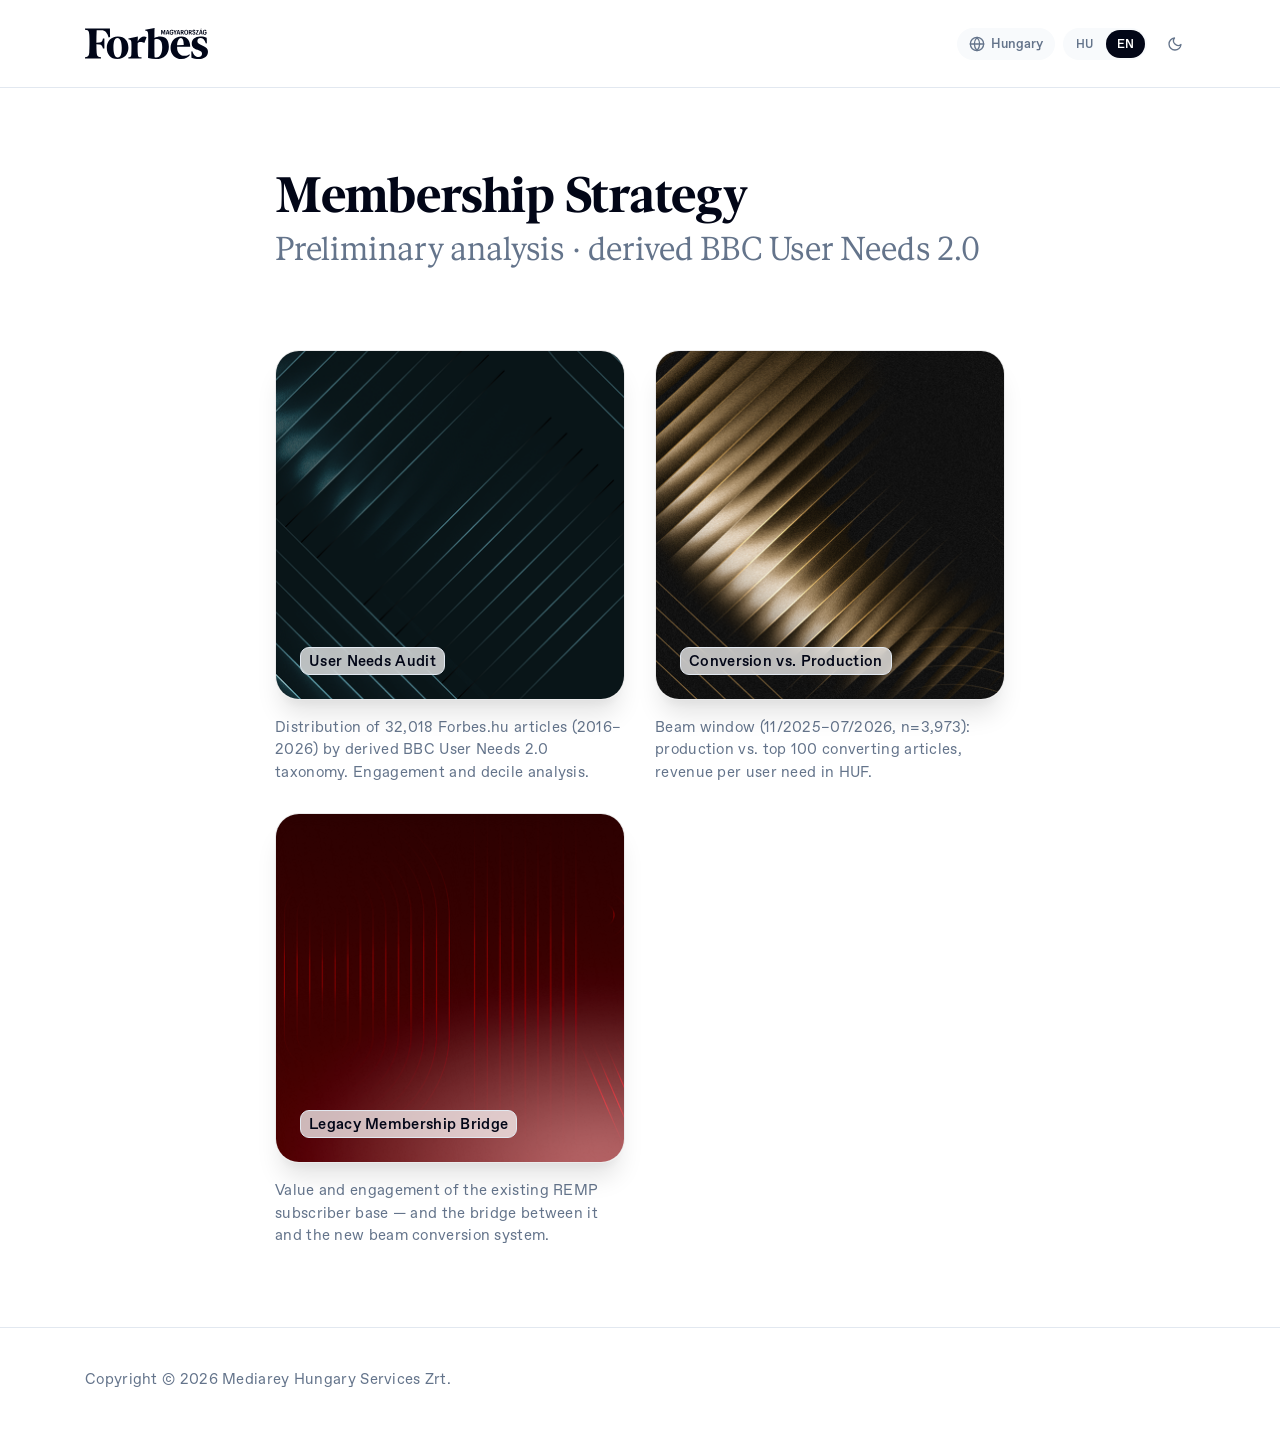
<file: forbes_hu_index.html>
<!DOCTYPE html>
<html lang="hu" data-theme="light">
<head>
<meta charset="UTF-8">
<meta name="viewport" content="width=device-width, initial-scale=1.0">
<meta name="description" content="Forbes.hu membership strategy: analytical dashboards for content conversion, user needs, and legacy subscriber engagement.">
<link rel="preload" as="font" type="font/woff2" href="fonts/ForbesHighlander-Regular-Web.woff2" crossorigin>
<link rel="preload" as="font" type="font/woff2" href="fonts/FavoritPro-Book.woff2" crossorigin>
<link rel="preload" as="font" type="font/woff2" href="fonts/FavoritPro-Bold.woff2" crossorigin>
<link rel="stylesheet" href="fonts/favorit.css">
<link rel="stylesheet" href="motion.css">
<title>Forbes.hu – Membership Strategy</title>
<script>(function(){var saved=localStorage.getItem('theme');document.documentElement.dataset.theme=saved||(window.matchMedia('(prefers-color-scheme:dark)').matches?'dark':'light');})();</script>
<style>
@font-face{font-family:'ForbesHighlander';src:url('fonts/ForbesHighlander-Regular-Web.woff2') format('woff2'),url('fonts/ForbesHighlander-Regular-Web.woff') format('woff');font-weight:400;font-style:normal;font-display:swap}
@font-face{font-family:'ForbesHighlander';src:url('fonts/ForbesHighlander-Bold-Web.woff2') format('woff2'),url('fonts/ForbesHighlander-Bold-Web.woff') format('woff');font-weight:700;font-style:normal;font-display:swap}

:root {
  --bg:       #ffffff;
  --bg-2:     #f8fafc;
  --text:     #020617;
  --text-2:   #64748b;
  --border:   #e2e8f0;
  --rose:     #e11d48;
  --sans:     'Favorit Pro', -apple-system, BlinkMacSystemFont, 'Segoe UI', Helvetica, Arial, sans-serif;
  --serif:    'ForbesHighlander', Georgia, serif;
}
[data-theme="dark"] {
  --bg:       #020617;
  --bg-2:     #0f172a;
  --text:     #ffffff;
  --text-2:   #cbd5e1;
  --border:   #334155;
}

*,*::before,*::after { box-sizing: border-box; margin: 0; padding: 0; }

body {
  font-family: var(--sans);
  font-size: 15px;
  line-height: 1.5;
  background: var(--bg);
  color: var(--text);
  min-height: 100vh;
  font-kerning: normal;
  font-optical-sizing: auto;
  -webkit-font-smoothing: antialiased;
}

/* ── Nav ── */
.nav {
  position: fixed;
  top: 0; left: 0; right: 0;
  z-index: 100;
  background: var(--bg);
  border-bottom: 1px solid var(--border);
  height: 88px;
  display: flex;
  align-items: center;
}
.nav-inner {
  width: 100%;
  max-width: 1200px;
  margin: 0 auto;
  padding: 0 45px;
  display: flex;
  align-items: center;
  justify-content: space-between;
}
.nav-left { display: flex; align-items: center; gap: 16px; }
.country-link {
  display: inline-flex; align-items: center; gap: 6px;
  min-height: 32px; padding: 0 12px;
  font-size: 13px; font-weight: 500;
  color: var(--text-2);
  background: var(--bg-2);
  border-radius: 20px;
  text-decoration: none;
  flex-shrink: 0;
  transition: color 150ms cubic-bezier(0.25,1,0.5,1), background 150ms cubic-bezier(0.25,1,0.5,1);
}
.country-link:hover { color: var(--text); background: var(--border); }
.country-link:focus-visible { outline: 2px solid var(--rose); outline-offset: 2px; }
.country-link svg { flex-shrink: 0; }
.wordmark {
  font-family: var(--serif);
  font-weight: 700;
  font-size: 20px;
  color: var(--text);
  text-decoration: none;
}
.brand-logo {
  display:inline-flex;
  text-decoration:none;
}
.forbes-logo {
  width: 123px;
  height: 32px;
  object-fit: contain;
  flex-shrink: 0;
  display: block;
}
[data-theme="dark"] .brand-logo img {
  filter: brightness(0) invert(1);
}

.theme-btn {
  width: 40px; height: 40px;
  display: flex; align-items: center; justify-content: center;
  background: none;
  border: none;
  cursor: pointer;
  color: var(--text-2);
  border-radius: 8px;
  transition: color 150ms cubic-bezier(0.25,1,0.5,1), background 150ms cubic-bezier(0.25,1,0.5,1);
  flex-shrink: 0;
}
.theme-btn:hover { color: var(--text); background: var(--bg-2); }
.theme-btn:focus-visible { outline: 2px solid var(--rose); outline-offset: 2px; }
.header-controls { display: flex; align-items: center; gap: 8px; }
.lang-switch { display: flex; gap: 2px; background: var(--bg-2); border-radius: 20px; padding: 2px; flex-shrink: 0; }
.lang-btn { padding: 5px 11px; min-height: 28px; border: none; background: none; border-radius: 18px; font-size: 12px; font-weight: 500; color: var(--text-2); cursor: pointer; font-family: inherit; transition: all 150ms cubic-bezier(0.25,1,0.5,1); }
.lang-btn.active { background: var(--text); color: var(--bg); }
.lang-btn:focus-visible { outline: 2px solid var(--rose); outline-offset: 2px; }
.icon-moon { display: none; }
[data-theme="dark"] .icon-moon { display: none; }
[data-theme="dark"] .icon-sun  { display: block; }
[data-theme="light"] .icon-sun  { display: none; }
[data-theme="light"] .icon-moon { display: block; }

/* ── Main layout ── */
.nav-spacer { height: 88px; }

.page-main {
  display: flex;
  flex-direction: column;
  align-items: center;
  gap: 80px;
  padding: 80px 45px 0;
}

/* ── Headline block ── */
.headline-block {
  display: flex;
  flex-direction: column;
  gap: 8px;
  width: 730px;
  max-width: 100%;
}
.headline-block h1 {
  font-family: var(--serif);
  font-weight: 700;
  font-size: 48px;
  line-height: 1.125;
  letter-spacing: -0.48px;
  color: var(--text);
  text-wrap: balance;
}
.headline-block .subtitle {
  font-family: var(--serif);
  font-weight: 400;
  font-size: 32px;
  line-height: 1.24;
  color: var(--text-2);
}

/* ── Cards grid ── */
.cards-grid {
  display: grid;
  grid-template-columns: 350px 350px;
  gap: 30px;
  width: 730px;
  max-width: 100%;
  margin-bottom: 80px;
}
.card-item {
  display: flex;
  flex-direction: column;
  gap: 16px;
  text-decoration: none;
  color: inherit;
}
.card-image {
  position: relative;
  width: 350px;
  height: 350px;
  border-radius: 24px;
  overflow: hidden;
  border: 1px solid rgba(2,6,23,0.08);
  box-shadow: 0 10px 10px -5px rgba(0,0,0,.04), 0 20px 25px -5px rgba(0,0,0,.10);
  transition: transform 200ms cubic-bezier(0.25,1,0.5,1);
}
[data-theme="dark"] .card-image {
  border-color: rgba(2,6,23,0.8);
}
.card-item:hover .card-image {
  transform: translateY(-2px);
}
.card-item:focus-visible { outline: none; }
.card-item:focus-visible .card-image {
  outline: 2px solid var(--rose);
  outline-offset: 3px;
}
.card-image img {
  width: 100%; height: 100%;
  object-fit: cover;
  display: block;
  pointer-events: none;
}
.card-tag {
  position: absolute;
  bottom: 24px;
  left: 24px;
  background: rgba(255,255,255,0.72);
  backdrop-filter: blur(6px);
  -webkit-backdrop-filter: blur(6px);
  border: 1px solid #e2e8f0;
  border-radius: 9px;
  padding: 4px 8px;
  font-size: 15px;
  font-weight: 500;
  color: #020617;
  letter-spacing: 0.3px;
  line-height: 1.2;
  white-space: nowrap;
}
.card-desc {
  font-size: 15px;
  line-height: 1.5;
  color: var(--text-2);
  letter-spacing: 0.3px;
  transition: color 150ms cubic-bezier(0.25,1,0.5,1);
}
.card-item:hover .card-desc,
.card-item:focus-visible .card-desc { color: var(--text); }

/* ── Footer ── */
.footer {
  width: 100%;
  border-top: 1px solid var(--border);
  margin-top: 0;
}
.footer-inner {
  max-width: 1200px;
  margin: 0 auto;
  padding: 40px 45px;
  display: flex;
  align-items: center;
  justify-content: space-between;
  gap: 24px;
  flex-wrap: wrap;
}
.footer-copy {
  font-size: 15px;
  color: var(--text-2);
  letter-spacing: 0.3px;
}
.footer-social {
  display: flex;
  gap: 24px;
  flex-wrap: wrap;
}

/* ── Responsive ── */
@media (max-width: 800px) {
  .nav-inner { padding: 0 20px; }
  .page-main { padding: 40px 20px 0; gap: 48px; }
  .headline-block { width: 100%; }
  .headline-block h1 { font-size: 36px; }
  .headline-block .subtitle { font-size: 20px; }
  .cards-grid { grid-template-columns: 1fr; width: 100%; }
  .card-image { width: 100%; height: auto; aspect-ratio: 1; }
  .footer-inner { padding: 32px 20px; }
}

@media (prefers-reduced-motion: reduce) {
  *,*::before,*::after { transition-duration: .01ms !important; animation-duration: .01ms !important; }
}
</style>
</head>
<body>

<!-- Fixed nav -->
<header class="nav">
  <div class="nav-inner">
    <div class="nav-left">
      <a class="brand-logo" href="forbes_hu_index.html" aria-label="Forbes Magyarország home"><img class="forbes-logo" src="assets/forbes-hu-digital.svg" alt="Forbes Magyarország"></a>
    </div>

    <div class="header-controls">
      <a class="country-link" href="index.html" aria-label="Change country">
        <svg width="16" height="16" viewBox="0 0 24 24" fill="none" stroke="currentColor" stroke-width="2" stroke-linecap="round" stroke-linejoin="round" aria-hidden="true"><circle cx="12" cy="12" r="10"/><path d="M2 12h20"/><path d="M12 2a15.3 15.3 0 0 1 4 10 15.3 15.3 0 0 1-4 10 15.3 15.3 0 0 1-4-10 15.3 15.3 0 0 1 4-10z"/></svg>
        <span>Hungary</span>
      </a>
      <div class="lang-switch" role="group" aria-label="Language">
        <button class="lang-btn active" data-lang="hu">HU</button>
        <button class="lang-btn" data-lang="en">EN</button>
      </div>
      <button class="theme-btn" aria-label="Toggle theme">
        <!-- Sun: shown in dark mode -->
        <svg class="icon-sun" width="16" height="16" viewBox="0 0 24 24" fill="none" stroke="currentColor" stroke-width="2" stroke-linecap="round" stroke-linejoin="round" aria-hidden="true">
          <circle cx="12" cy="12" r="4"/>
          <path d="M12 2v2M12 20v2M4.93 4.93l1.41 1.41M17.66 17.66l1.41 1.41M2 12h2M20 12h2M6.34 17.66l-1.41 1.41M19.07 4.93l-1.41 1.41"/>
        </svg>
        <!-- Moon: shown in light mode -->
        <svg class="icon-moon" width="16" height="16" viewBox="0 0 24 24" fill="none" stroke="currentColor" stroke-width="2" stroke-linecap="round" stroke-linejoin="round" aria-hidden="true">
          <path d="M21 12.79A9 9 0 1 1 11.21 3 7 7 0 0 0 21 12.79z"/>
        </svg>
      </button>
    </div>
  </div>
</header>

<div class="nav-spacer"></div>

<!-- Page content -->
<main class="page-main">

  <div class="headline-block">
    <h1>Membership Strategy</h1>
    <p class="subtitle" data-i18n="subtitle-hu">Előzetes elemzés · levezetett BBC User Needs 2.0</p>
  </div>

  <div class="cards-grid">

    <!-- Card 1: HU User Needs Audit -->
    <a href="forbes_hu_user_needs_audit.html" class="card-item">
      <div class="card-image">
        <img src="assets/card-user-needs@2x.png" alt="Forbes.hu User Needs Audit">
        <div class="card-tag">User Needs Audit</div>
      </div>
      <p class="card-desc" data-i18n="card1-desc">A Forbes.hu 32 018 cikkének (2016–2026) eloszlása a levezetett BBC User Needs 2.0 taxonómia szerint. Engagement és decilis elemzés.</p>
    </a>

    <!-- Card 2: HU Konverzia vs. Produkcia -->
    <a href="forbes_hu_conversion_vs_production.html" class="card-item">
      <div class="card-image">
        <img src="assets/card-konverzia@2x.png" alt="Forbes.hu Konverzió vs. Produkció">
        <div class="card-tag" data-i18n="card2-tag">Konverzió vs. Produkció</div>
      </div>
      <p class="card-desc" data-i18n="card2-desc">Beam ablak (2025.11–2026.07, n=3973): produkció vs. top 100 konverziós cikk, revenue user need szerint HUF-ban.</p>
    </a>

    <!-- Card 3: HU Legacy Membership Bridge -->
    <a href="forbes_hu_legacy_membership.html" class="card-item">
      <div class="card-image">
        <img src="assets/card-top100@2x.png" alt="Forbes.hu Legacy Membership Bridge">
        <div class="card-tag" data-i18n="card3-tag">Legacy Membership Bridge</div>
      </div>
      <p class="card-desc" data-i18n="card3-desc">A meglévő REMP előfizetői bázis értéke és aktivitása — és a híd e között, valamint az új beam konverziós rendszer között.</p>
    </a>

  </div>

</main>

<!-- Footer -->
<footer class="footer">
  <div class="footer-inner">
    <span class="footer-copy">Copyright &copy; 2026 Mediarey Hungary Services Zrt.</span>
  </div>
</footer>

<script>
window.I18N_EN = {
  "subtitle-hu": "Preliminary analysis · derived BBC User Needs 2.0",
  "card1-desc": "Distribution of 32,018 Forbes.hu articles (2016–2026) by derived BBC User Needs 2.0 taxonomy. Engagement and decile analysis.",
  "card2-tag": "Conversion vs. Production",
  "card2-desc": "Beam window (11/2025–07/2026, n=3,973): production vs. top 100 converting articles, revenue per user need in HUF.",
  "card3-tag": "Legacy Membership Bridge",
  "card3-desc": "Value and engagement of the existing REMP subscriber base — and the bridge between it and the new beam conversion system."
};
</script>
<script src="theme.js"></script>
</body>
</html>
</file>
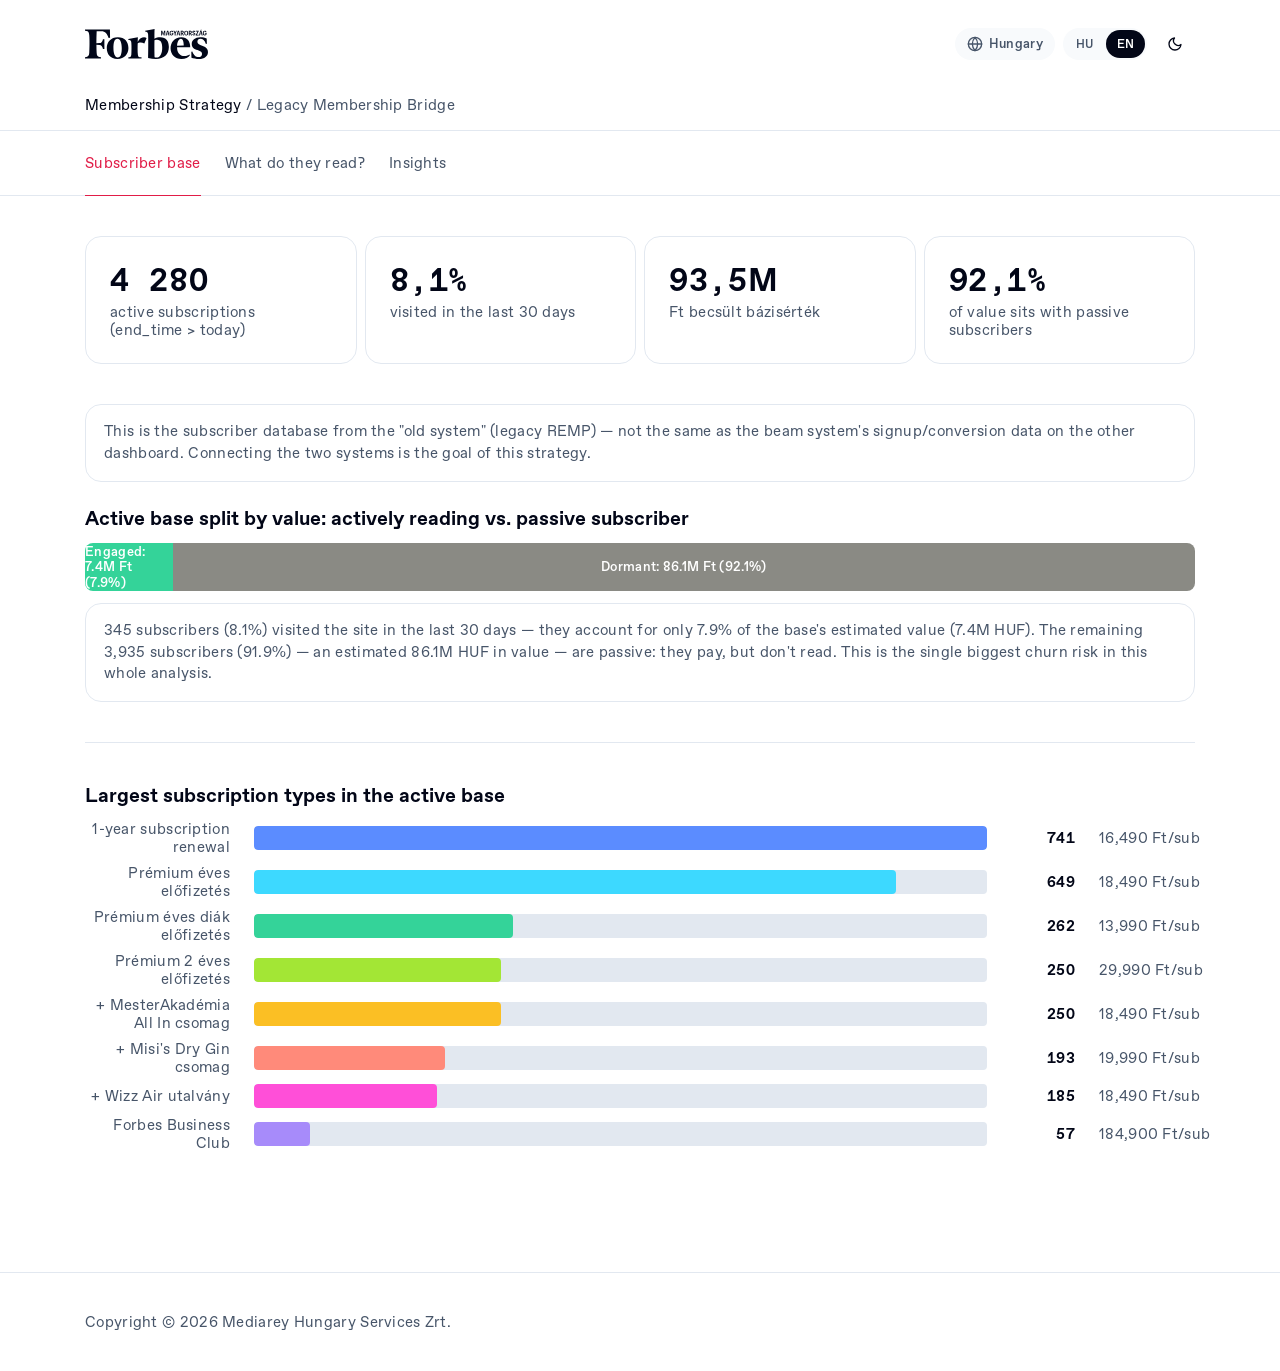
<file: forbes_hu_legacy_membership.html>
<!DOCTYPE html>
<html lang="hu" data-theme="dark">
<head>
<meta charset="UTF-8">
<meta name="viewport" content="width=device-width, initial-scale=1.0">
<meta name="description" content="Legacy membership bridge: value and engagement of Forbes.hu's existing REMP subscriber base, and what content keeps paying subscribers active.">
<link rel="preload" as="font" type="font/woff2" href="fonts/ForbesHighlander-Regular-Web.woff2" crossorigin>
<link rel="preload" as="font" type="font/woff2" href="fonts/FavoritPro-Book.woff2" crossorigin>
<link rel="preload" as="font" type="font/woff2" href="fonts/FavoritPro-Bold.woff2" crossorigin>
<link rel="stylesheet" href="fonts/favorit.css">
<title>Forbes.hu – Legacy Membership Bridge</title>
<script>(function(){var saved=localStorage.getItem('theme');document.documentElement.dataset.theme=saved||(window.matchMedia('(prefers-color-scheme:dark)').matches?'dark':'light');})();</script>
<style>
@font-face{font-family:'ForbesHighlander';src:url('fonts/ForbesHighlander-Bold-Web.woff2') format('woff2'),url('fonts/ForbesHighlander-Bold-Web.woff') format('woff');font-weight:700;font-style:normal;font-display:swap}
@font-face{font-family:'ForbesHighlander';src:url('fonts/ForbesHighlander-Regular-Web.woff2') format('woff2'),url('fonts/ForbesHighlander-Regular-Web.woff') format('woff');font-weight:400;font-style:normal;font-display:swap}
*{box-sizing:border-box;margin:0;padding:0}
:root{
  --font-sans:-apple-system,BlinkMacSystemFont,'Segoe UI',Helvetica,Arial,sans-serif;
  --color-background-primary:#ffffff;
  --color-background-secondary:#f5f4f0;
  --color-background-tertiary:#eeece6;
  --color-text-primary:#1a1a18;
  --color-text-secondary:#5a5a56;
  --color-text-tertiary:#8a8a84;
  --color-border-tertiary:rgba(0,0,0,0.12);
  --color-border-secondary:rgba(0,0,0,0.22);
  --color-border-primary:rgba(0,0,0,0.35);
  --border-radius-md:8px;
  --border-radius-lg:12px;
}
@media(prefers-color-scheme:dark){
  :root{
    --color-background-primary:#1e1e1c;
    --color-background-secondary:#2a2a28;
    --color-background-tertiary:#242422;
    --color-text-primary:#e8e6de;
    --color-text-secondary:#a0a098;
    --color-text-tertiary:#70706a;
    --color-border-tertiary:rgba(255,255,255,0.10);
    --color-border-secondary:rgba(255,255,255,0.18);
    --color-border-primary:rgba(255,255,255,0.28);
  }
}
body{font-family:var(--font-sans);background:var(--color-background-tertiary);color:var(--color-text-primary);min-height:100vh;font-kerning:normal;font-optical-sizing:auto}
.page-nav{position:fixed;top:0;left:0;right:0;z-index:100;background:var(--color-background-primary);border-bottom:0.5px solid var(--color-border-tertiary);padding:1rem 1.5rem 1.25rem}
.page-nav-inner{max-width:960px;margin:0 auto}
.page-nav-spacer{height:5.5rem}
.nav-title{display:flex;align-items:center;gap:6px;margin-bottom:4px}
.back-btn{display:inline-flex;align-items:center;justify-content:center;color:var(--color-text-tertiary);text-decoration:none;flex-shrink:0;transition:color 150ms cubic-bezier(0.25,1,0.5,1);padding:2px}
.back-btn:hover{color:#BE123C}
.back-btn:focus-visible{outline:2px solid #BE123C;outline-offset:2px;border-radius:2px}
.wordmark{font-family:'ForbesHighlander',Georgia,serif;font-weight:700;font-size:20px;color:var(--color-text-primary);text-decoration:none}
.brand-logo{display:inline-flex;text-decoration:none}
.forbes-logo{width:123px;height:32px;object-fit:contain;display:block}
@media(prefers-color-scheme:dark){.brand-logo img{filter:brightness(0) invert(1)}}
[data-theme="dark"] .brand-logo img{filter:brightness(0) invert(1)}
.page-nav h1{font-size:28px;font-weight:400;font-family:'ForbesHighlander',Georgia,serif;text-wrap:balance}
.page-nav p{font-size:13px;color:var(--color-text-tertiary);padding-left:30px}
.wrap{max-width:960px;margin:0 auto;padding:2rem 1.5rem 5rem}
.tabs{display:flex;gap:8px;flex-wrap:wrap;margin-bottom:1.5rem}
.tab-btn{padding:5px 14px;min-height:36px;border-radius:20px;border:0.5px solid var(--color-border-secondary);background:var(--color-background-secondary);color:var(--color-text-secondary);font-size:12px;cursor:pointer;font-family:inherit;transition:all 150ms cubic-bezier(0.25,1,0.5,1)}
.tab-btn.active{background:var(--color-background-primary);color:var(--color-text-primary);border-color:#BE123C;font-weight:500}
.tab-btn:focus-visible{outline:2px solid #BE123C;outline-offset:2px}
.header-controls{display:flex;align-items:center;gap:8px}
.country-link{display:inline-flex;align-items:center;gap:6px;min-height:32px;padding:0 12px;font-size:13px;font-weight:500;color:var(--color-text-secondary);background:var(--color-background-secondary);border-radius:20px;text-decoration:none;flex-shrink:0;transition:color 150ms cubic-bezier(0.25,1,0.5,1),background 150ms cubic-bezier(0.25,1,0.5,1)}
.country-link:hover{color:var(--color-text-primary)}
.country-link:focus-visible{outline:2px solid #BE123C;outline-offset:2px}
.country-link svg{flex-shrink:0}
.lang-switch{display:flex;gap:2px;background:var(--color-background-secondary);border-radius:20px;padding:2px}
.lang-btn{padding:5px 11px;min-height:28px;border:none;background:none;border-radius:18px;font-size:12px;font-weight:500;color:var(--color-text-secondary);cursor:pointer;font-family:inherit;transition:all 150ms cubic-bezier(0.25,1,0.5,1)}
.lang-btn.active{background:var(--color-text-primary);color:var(--color-background-primary)}
.lang-btn:focus-visible{outline:2px solid #BE123C;outline-offset:2px}
.section{margin-bottom:2rem}
.section--major{margin-bottom:3rem}
.section-label{font-family:inherit;font-size:20px;font-weight:700;line-height:1.25;letter-spacing:0;text-transform:none;color:var(--color-text-primary);margin-bottom:.75rem}
.stats-row{display:flex;gap:8px;margin-bottom:1.5rem;flex-wrap:wrap}
.stat-card{flex:1;min-width:90px;max-width:160px;background:var(--color-background-primary);border:0.5px solid var(--color-border-tertiary);border-radius:var(--border-radius-md);padding:8px 12px}
.stat-num{font-size:20px;font-weight:500;color:var(--color-text-primary);font-variant-numeric:tabular-nums}
.stat-lbl{font-size:10px;color:var(--color-text-tertiary);margin-top:2px}
.rev-row{display:flex;align-items:center;gap:8px;margin-bottom:8px}
.rev-label{font-size:12px;color:var(--color-text-secondary);width:175px;text-align:right;flex-shrink:0}
.rev-track{flex:1;height:22px;background:var(--color-background-secondary);border-radius:3px;overflow:hidden}
.rev-fill{height:100%;border-radius:3px}
.rev-val{font-size:11px;font-weight:500;white-space:nowrap;flex-shrink:0;min-width:90px;font-variant-numeric:tabular-nums}
.rev-extra{font-size:11px;color:var(--color-text-tertiary);width:140px;flex-shrink:0}
.bar-row{display:flex;align-items:center;gap:10px;margin-bottom:8px}
.bar-label{font-size:12px;color:var(--color-text-secondary);width:160px;flex-shrink:0;text-align:right}
.bar-track{flex:1;height:22px;background:var(--color-background-secondary);border-radius:4px;overflow:hidden;position:relative}
.bar-fill{height:100%;border-radius:4px;transition:width 400ms cubic-bezier(0.25,1,0.5,1)}
.bar-val{font-size:11px;font-weight:500;white-space:nowrap;flex-shrink:0;min-width:40px;font-variant-numeric:tabular-nums}
.bar-extra{font-size:11px;color:var(--color-text-tertiary);width:120px;flex-shrink:0}
.big-split{display:flex;border-radius:var(--border-radius-md);overflow:hidden;height:48px;margin-bottom:.75rem}
.split-seg{display:flex;align-items:center;justify-content:center;font-size:13px;font-weight:500;color:#fff}
.insight{background:var(--color-background-secondary);border:0.5px solid var(--color-border-secondary);border-radius:var(--border-radius-md);padding:10px 14px;font-size:12px;color:var(--color-text-secondary);line-height:1.6;margin-bottom:8px}
.insight strong{color:var(--color-text-primary)}
.insight.critical{background:rgba(216,90,48,.06);border-color:rgba(216,90,48,.35)}
.insight.good{background:rgba(29,158,117,.06);border-color:rgba(29,158,117,.35)}
.insight.warning{background:rgba(186,117,23,.06);border-color:rgba(186,117,23,.35)}
.note{font-size:11px;color:var(--color-text-tertiary);margin-top:.75rem;line-height:1.5;padding:8px 12px;background:var(--color-background-secondary);border-radius:var(--border-radius-md)}
[id^="tab-"]{transition:opacity 200ms cubic-bezier(0.25,1,0.5,1)}
@media(prefers-reduced-motion:reduce){
  *,*::before,*::after{transition-duration:.01ms!important;animation-duration:.01ms!important;animation-iteration-count:1!important}
}
@media(prefers-color-scheme:dark){
  .tab-btn.active{border-color:#FB7185}
  .tab-btn:focus-visible{outline-color:#FB7185}
  .back-btn:hover{color:#FB7185}
  .back-btn:focus-visible{outline-color:#FB7185}
  .lang-btn:focus-visible{outline-color:#FB7185}
}
</style>
<link rel="stylesheet" href="figma-design.css">
<link rel="stylesheet" href="motion.css">
</head>
<body>
<div class="page-nav">
  <div class="page-nav-inner">
    <div class="nav-title" aria-label="Forbes.hu">
      <a class="brand-logo" href="forbes_hu_index.html" aria-label="Forbes Magyarország home"><img class="forbes-logo" src="assets/forbes-hu-digital.svg" alt="Forbes Magyarország"></a>
      <div class="header-controls">
        <a class="country-link" href="index.html" aria-label="Change country">
          <svg width="16" height="16" viewBox="0 0 24 24" fill="none" stroke="currentColor" stroke-width="2" stroke-linecap="round" stroke-linejoin="round" aria-hidden="true"><circle cx="12" cy="12" r="10"/><path d="M2 12h20"/><path d="M12 2a15.3 15.3 0 0 1 4 10 15.3 15.3 0 0 1-4 10 15.3 15.3 0 0 1-4-10 15.3 15.3 0 0 1 4-10z"/></svg>
          <span>Hungary</span>
        </a>
        <div class="lang-switch" role="group" aria-label="Language">
          <button class="lang-btn active" data-lang="hu">HU</button>
          <button class="lang-btn" data-lang="en">EN</button>
        </div>
        <button class="theme-btn header-icon" type="button" aria-label="Switch theme">
          <svg class="icon-sun" width="16" height="16" viewBox="0 0 24 24" fill="none" stroke="currentColor" stroke-width="2" stroke-linecap="round" stroke-linejoin="round" aria-hidden="true"><circle cx="12" cy="12" r="4"/><path d="M12 2v2M12 20v2M4.93 4.93l1.41 1.41M17.66 17.66l1.41 1.41M2 12h2M20 12h2M6.34 17.66l-1.41 1.41M19.07 4.93l-1.41 1.41"/></svg>
          <svg class="icon-moon" width="16" height="16" viewBox="0 0 24 24" fill="none" stroke="currentColor" stroke-width="2" stroke-linecap="round" stroke-linejoin="round" aria-hidden="true"><path d="M21 12.79A9 9 0 1 1 11.21 3 7 7 0 0 0 21 12.79z"/></svg>
        </button>
      </div>
    </div>
    <p class="breadcrumb"><a href="forbes_hu_index.html">Membership Strategy</a> / <span data-i18n="breadcrumb">Legacy Membership Bridge</span></p>
  </div>
</div>
<div class="page-nav-spacer"></div>
<div class="wrap">

<div class="tabs">
  <button class="tab-btn active" onclick="showTab('base')" data-i18n="tab-base">Előfizetői bázis</button>
  <button class="tab-btn" onclick="showTab('bridge')" data-i18n="tab-bridge">Mit olvasnak?</button>
  <button class="tab-btn" onclick="showTab('insights')">Insights</button>
</div>

<!-- TAB: BASE -->
<div id="tab-base">
<div class="stats-row">
  <div class="stat-card"><div class="stat-num">4 280</div><div class="stat-lbl" data-i18n="stat-active">aktív előfizetés (end_time &gt; ma)</div></div>
  <div class="stat-card"><div class="stat-num">8,1%</div><div class="stat-lbl" data-i18n="stat-engaged">látogatott az elmúlt 30 napban</div></div>
  <div class="stat-card"><div class="stat-num">93,5M</div><div class="stat-lbl">Ft becsült bázisérték</div></div>
  <div class="stat-card"><div class="stat-num">92,1%</div><div class="stat-lbl" data-i18n="stat-atrisk">érték passzív előfizetőknél</div></div>
</div>
<div class="note" data-i18n="note-legacy">Ez a "régi rendszerből" (legacy REMP) származó előfizetői adatbázis — nem azonos a beam rendszer signup/konverzió adataival a másik dashboardon. A két rendszer összekapcsolása a stratégia célja.</div>
<div class="section" style="margin-top:1.5rem">
  <h2 class="section-label" data-i18n="sec-split">Aktív bázis megoszlása érték szerint: aktívan olvasó vs. passzív előfizető</h2>
  <div class="big-split">
    <div class="split-seg" id="seg-engaged" style="background:#34d399"></div>
    <div class="split-seg" id="seg-dormant" style="background:#8a8a84"></div>
  </div>
  <div class="note" data-i18n="note-split">345 előfizető (8,1%) látogatta az oldalt az elmúlt 30 napban — ők adják a bázis becsült értékének mindössze 7,9%-át (7,4M Ft). A maradék 3 935 előfizető (91,9%) — 86,1M Ft becsült érték — passzív: fizet, de nem olvas. Ez a legnagyobb egyszeri churn-kockázat a teljes elemzésben.</div>
</div>
<div class="section">
  <h2 class="section-label" data-i18n="sec-types">Legnagyobb előfizetési típusok az aktív bázisban</h2>
  <div id="type-bars"></div>
</div>
</div>

<!-- TAB: BRIDGE -->
<div id="tab-bridge" style="display:none">
<div class="stats-row">
  <div class="stat-card"><div class="stat-num">658</div><div class="stat-lbl" data-i18n="stat-matched">azonosított cikklátogatás (30 nap)</div></div>
</div>
<div class="section">
  <h2 class="section-label" data-i18n="sec-bridge">Mit olvasnak az aktívan bejelentkező előfizetők — user need szerint (elmúlt 30 nap)</h2>
  <div id="bridge-bars"></div>
</div>
<div class="section">
  <h2 class="section-label" data-i18n="sec-compare">Összevetés: mit olvasnak az előfizetők vs. teljes produkció</h2>
  <div id="compare-bars"></div>
  <div class="note" data-i18n="note-compare">A produkció a teljes 2016–2026-os cikkállomány megoszlása (User Needs Audit dashboard), az előfizetői olvasás pedig az elmúlt 30 nap cikklátogatásai a legacy bázisból.</div>
</div>
</div>

<!-- TAB: INSIGHTS -->
<div id="tab-insights" style="display:none">
<div class="section">
  <h2 class="section-label" data-i18n="sec-findings">Kulcsfontosságú megállapítások</h2>
  <div class="insight critical" data-i18n="insight-1" data-i18n-html>
    <strong>A legacy előfizetői bázis becsült 93,5M Ft éves értékének 92%-a passzív felhasználóknál van.</strong> Csak 345 az 4 280 aktív előfizetőből (8,1%) járt az oldalon az elmúlt 30 napban. Ez nem feltétlenül churn a közeljövőben (sok előfizetés több évre szól), de azt jelzi, hogy a termék által nyújtott érték nagy részét a bázis jelenleg nem érzékeli.
  </div>
  <div class="insight good" data-i18n="insight-2" data-i18n-html>
    <strong>Az aktívan olvasó előfizetők aránytalanul sokat olvasnak Inspire me tartalmat.</strong> 11,7% az olvasásokban, szemben a 2,3%-os produkciós aránnyal — ötször nagyobb súllyal, mint amennyit gyártunk belőle. Ugyanez a minta, mint amit a beam-ablak konverziós adatai mutatnak: a portré/interjú tartalom nemcsak új konverziót hoz, hanem a meglévő fizetőket is visszatartja.
  </div>
  <div class="insight" data-i18n="insight-3" data-i18n-html>
    <strong>Give me perspective és Üzlet kategória dominálja az előfizetői olvasást (53,5%, illetve 354/658 cikklátogatás).</strong> Ez konzisztens azzal, hogy a Forbes.hu elsődleges márkaígérete az üzleti/gazdasági elemzés — az aktív előfizetők ezért fizetnek.
  </div>
  <div class="insight warning" data-i18n="insight-4" data-i18n-html>
    <strong>A két rendszer (legacy REMP és beam) egyelőre nincs összekötve.</strong> A legacy bázis és a beam-ablak signup/konverzió adatai különálló populációk. A stratégia következő lépése: közös azonosító (email/user ID) alapján összekapcsolni a két rendszert, hogy lássuk, mennyi átfedés van a régi fizető előfizetők és az új beam-alapú konverziók között — és hogy a régi bázis reaktiválása vagy az új konverziós csatorna erősítése hozza-e nagyobb megtérülést.
  </div>
</div>
</div>

</div>

<footer class="dashboard-footer">
  <span>Copyright &copy; 2026 Mediarey Hungary Services Zrt.</span>
</footer>

<script>
function isEn(){ return window.getLang && window.getLang()==='en'; }

// Split bar
function renderSplit(){
  const eng=document.getElementById('seg-engaged');
  const dor=document.getElementById('seg-dormant');
  const engPct=7.9, dorPct=92.1;
  eng.style.width=engPct+'%';
  dor.style.width=dorPct+'%';
  eng.textContent=(isEn()?'Engaged: ':'Aktív: ')+'7.4M Ft ('+engPct+'%)';
  dor.textContent=(isEn()?'Dormant: ':'Passzív: ')+'86.1M Ft ('+dorPct+'%)';
}
renderSplit();

const typeData=[
  {label:'1-year subscription renewal', n:741, price:16490, color:'#5b8cff'},
  {label:'Prémium éves előfizetés',      n:649, price:18490, color:'#3dd9ff'},
  {label:'Prémium éves diák előfizetés', n:262, price:13990, color:'#34d399'},
  {label:'Prémium 2 éves előfizetés',    n:250, price:29990, color:'#a3e635'},
  {label:'+ MesterAkadémia All In csomag',n:250, price:18490, color:'#fbbf24'},
  {label:"+ Misi's Dry Gin csomag",       n:193, price:19990, color:'#ff8a7a'},
  {label:'+ Wizz Air utalvány',          n:185, price:18490, color:'#ff4fd8'},
  {label:'Forbes Business Club',         n:57,  price:184900,color:'#a78bfa'},
];
function renderTypes(){
  const el=document.getElementById('type-bars');
  const maxN=741;
  const subLbl=isEn()?'subscribers':'előfizető';
  el.innerHTML=typeData.map(t=>`<div class="bar-row">
    <div class="bar-label">${t.label}</div>
    <div class="bar-track"><div class="bar-fill" style="width:${t.n/maxN*100}%;background:${t.color}"></div></div>
    <span class="bar-val" style="color:${t.color}">${t.n}</span>
    <div class="bar-extra">${t.price.toLocaleString()} Ft/${subLbl.slice(0,3)}</div>
  </div>`).join('');
}
renderTypes();

const bridgeData=[
  {label:'Give me perspective',pct:53.5,color:'#5b8cff'},
  {label:'Help me',            pct:17.5,color:'#34d399'},
  {label:'Inspire me',         pct:11.7,color:'#3dd9ff'},
  {label:'Divert me',          pct:6.5, color:'#ff4fd8'},
  {label:'Update me',          pct:5.3, color:'#a3e635'},
  {label:'Connect me',         pct:2.7, color:'#a78bfa'},
  {label:'Keep me engaged',    pct:2.7, color:'#fbbf24'},
];
function renderBridge(){
  const el=document.getElementById('bridge-bars');
  el.innerHTML=bridgeData.map(n=>`<div class="bar-row">
    <div class="bar-label">${n.label}</div>
    <div class="bar-track"><div class="bar-fill" style="width:${n.pct/55*100}%;background:${n.color}"></div></div>
    <span class="bar-val" style="color:${n.color}">${n.pct}%</span>
    <div class="bar-extra"></div>
  </div>`).join('');
}
renderBridge();

// production vs subscriber-reading compare
const compareData=[
  {label:'Give me perspective',prod:54.1,read:53.5,color:'#5b8cff'},
  {label:'Inspire me',         prod:2.3, read:11.7,color:'#3dd9ff'},
  {label:'Help me',            prod:22.0,read:17.5,color:'#34d399'},
  {label:'Update me',          prod:8.1, read:5.3, color:'#a3e635'},
  {label:'Divert me',          prod:6.8, read:6.5, color:'#ff4fd8'},
  {label:'Connect me',         prod:2.5, read:2.7, color:'#a78bfa'},
  {label:'Keep me engaged',    prod:2.9, read:2.7, color:'#fbbf24'},
  {label:'Educate me',         prod:1.4, read:0.0, color:'#ff8a7a'},
];
function renderCompare(){
  const el=document.getElementById('compare-bars');
  const prodLbl=isEn()?'Production':'Produkció';
  const readLbl=isEn()?'Subscriber reading':'Előfizetői olvasás';
  el.innerHTML=compareData.map(n=>`<div class="section" style="margin-bottom:1rem">
    <div style="font-size:12px;color:var(--color-text-secondary);margin-bottom:4px">${n.label}</div>
    <div class="bar-row" style="margin-bottom:4px">
      <div class="bar-label" style="width:120px;font-size:10px">${prodLbl}</div>
      <div class="bar-track" style="height:16px"><div class="bar-fill" style="width:${n.prod/55*100}%;background:${n.color};opacity:.55"></div></div>
      <span class="bar-val" style="color:${n.color}">${n.prod}%</span>
    </div>
    <div class="bar-row">
      <div class="bar-label" style="width:120px;font-size:10px">${readLbl}</div>
      <div class="bar-track" style="height:16px"><div class="bar-fill" style="width:${n.read/55*100}%;background:${n.color}"></div></div>
      <span class="bar-val" style="color:${n.color}">${n.read}%</span>
    </div>
  </div>`).join('');
}
renderCompare();

document.addEventListener('langchange',function(){
  renderSplit(); renderTypes(); renderBridge(); renderCompare();
});

var _curTab=null;
function showTab(t,skipHash){
  var ids=['base','bridge','insights'];
  if(!ids.includes(t))t='base';
  if(_curTab===t)return;
  if(!skipHash)history.replaceState(null,'','#'+t);
  if(window.switchDashboardTab){
    _curTab=window.switchDashboardTab({current:_curTab,next:t,ids:ids});
    return;
  }
  var noAnim=_curTab===null||window.matchMedia('(prefers-reduced-motion:reduce)').matches;
  if(noAnim){
    ids.forEach(function(id){document.getElementById('tab-'+id).style.display=id===t?'block':'none';});
    _curTab=t;
  }else{
    var out=document.getElementById('tab-'+_curTab);
    var inEl=document.getElementById('tab-'+t);
    out.style.opacity='0';
    setTimeout(function(){
      out.style.display='none';
      out.style.opacity='';
      inEl.style.opacity='0';
      inEl.style.display='block';
      requestAnimationFrame(function(){requestAnimationFrame(function(){inEl.style.opacity='1';});});
      _curTab=t;
    },150);
  }
  document.querySelectorAll('.tab-btn').forEach(function(b,i){b.classList.toggle('active',ids[i]===t);});
}
(function(){
  var ids=['base','bridge','insights'];
  var hash=location.hash.replace('#','');
  showTab(ids.includes(hash)?hash:'base',true);
  window.addEventListener('hashchange',function(){
    var h=location.hash.replace('#','');
    showTab(ids.includes(h)?h:'base',true);
  });
})();
</script>
<script>
(function(){
  var nav=document.querySelector('.page-nav');
  var spacer=document.querySelector('.page-nav-spacer');
  function sync(){spacer.style.height=nav.offsetHeight+'px';}
  sync();
  window.addEventListener('resize',sync);
  document.fonts.ready.then(sync);
})();
</script>
<script>
window.I18N_EN = {
  "breadcrumb": "Legacy Membership Bridge",
  "tab-base": "Subscriber base",
  "tab-bridge": "What do they read?",
  "stat-active": "active subscriptions (end_time > today)",
  "stat-engaged": "visited in the last 30 days",
  "stat-atrisk": "of value sits with passive subscribers",
  "note-legacy": "This is the subscriber database from the \"old system\" (legacy REMP) — not the same as the beam system's signup/conversion data on the other dashboard. Connecting the two systems is the goal of this strategy.",
  "sec-split": "Active base split by value: actively reading vs. passive subscriber",
  "note-split": "345 subscribers (8.1%) visited the site in the last 30 days — they account for only 7.9% of the base's estimated value (7.4M HUF). The remaining 3,935 subscribers (91.9%) — an estimated 86.1M HUF in value — are passive: they pay, but don't read. This is the single biggest churn risk in this whole analysis.",
  "sec-types": "Largest subscription types in the active base",
  "stat-matched": "identified article visits (30 days)",
  "sec-bridge": "What actively logged-in subscribers read — by user need (last 30 days)",
  "sec-compare": "Comparison: what subscribers read vs. total production",
  "note-compare": "Production is the distribution across the full 2016–2026 article archive (User Needs Audit dashboard); subscriber reading is article visits in the last 30 days from the legacy base.",
  "sec-findings": "Key findings",
  "insight-1": "<strong>92% of the legacy subscriber base's estimated 93.5M HUF annual value sits with passive users.</strong> Only 345 of 4,280 active subscribers (8.1%) visited the site in the last 30 days. This doesn't necessarily mean imminent churn (many subscriptions run for several years), but it shows that most of the base currently isn't experiencing the product's value.",
  "insight-2": "<strong>Actively reading subscribers read Inspire me content disproportionately.</strong> 11.7% of reads vs. a 2.3% production share — five times the weight of what we produce. This mirrors the pattern from the beam-window conversion data: profile/interview content doesn't just drive new conversion, it also retains existing payers.",
  "insight-3": "<strong>Give me perspective and the Business category dominate subscriber reading (53.5%, and 354/658 article visits).</strong> This is consistent with Forbes.hu's core brand promise being business/economic analysis — it's what active subscribers are paying for.",
  "insight-4": "<strong>The two systems (legacy REMP and beam) aren't linked yet.</strong> The legacy base and the beam-window signup/conversion data are separate populations. The next step in the strategy: link the two systems via a shared identifier (email/user ID) to see how much overlap exists between old paying subscribers and new beam-based conversions — and whether reactivating the old base or strengthening the new conversion channel offers the bigger return."
};
</script>
<script src="theme.js"></script>
</body>
</html>
</file>
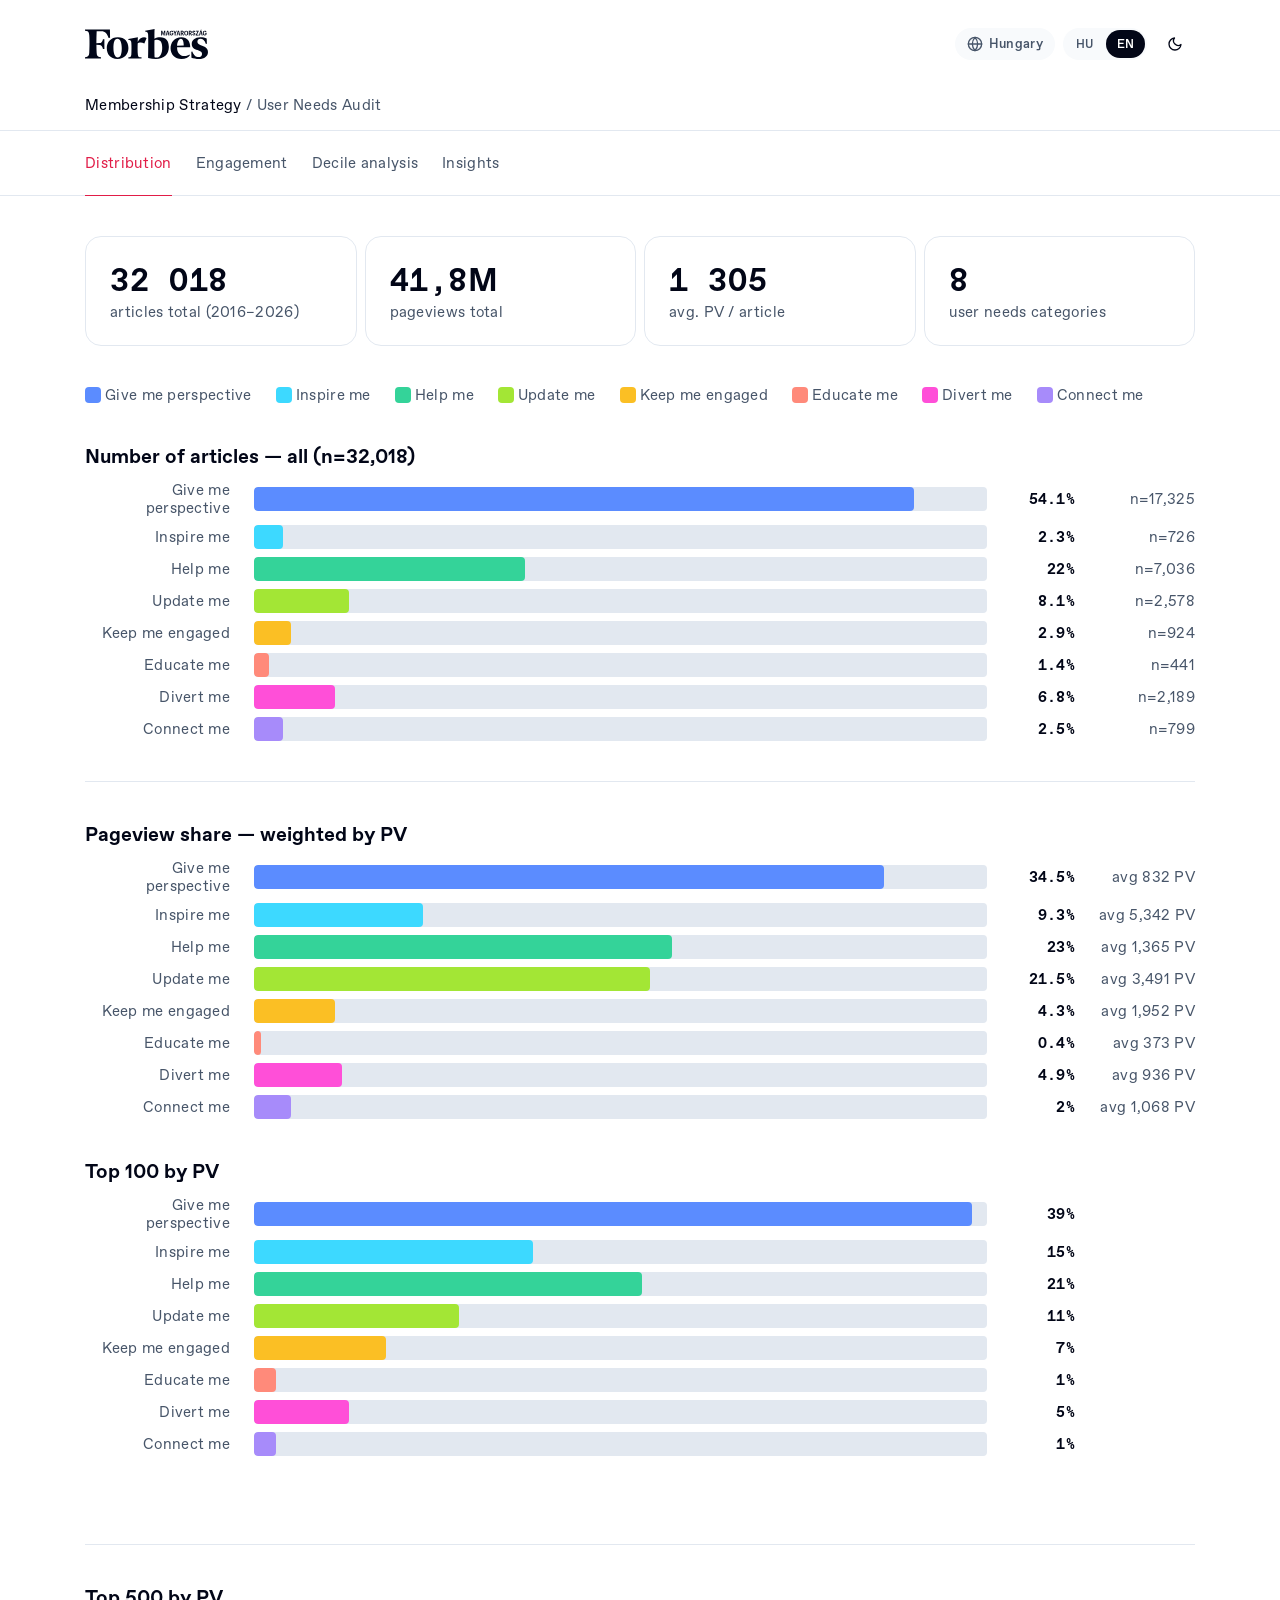
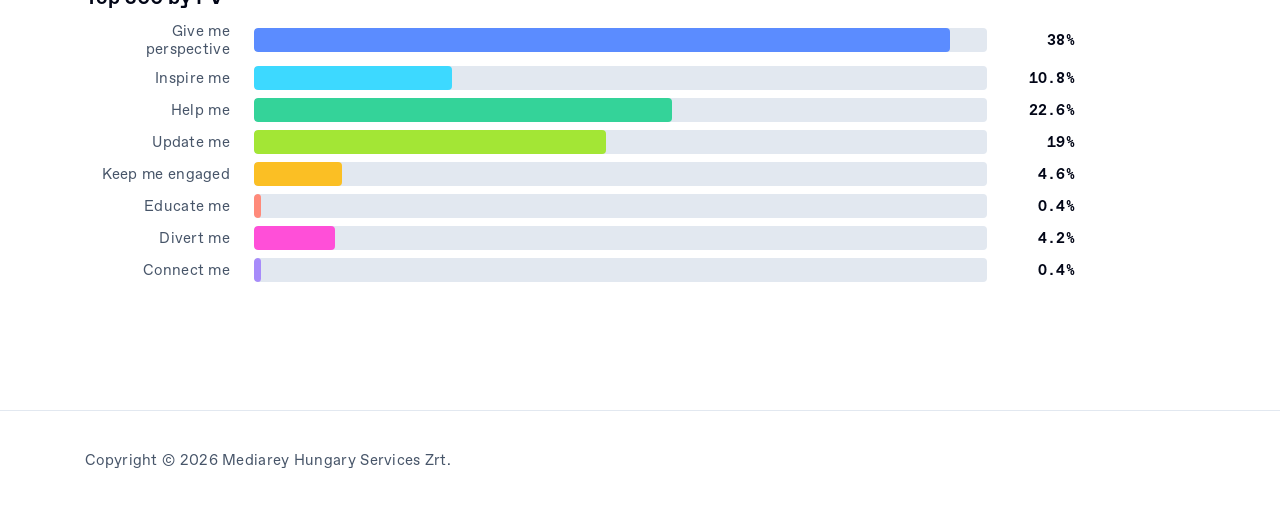
<file: forbes_hu_user_needs_audit.html>
<!DOCTYPE html>
<html lang="hu" data-theme="dark">
<head>
<meta charset="UTF-8">
<meta name="viewport" content="width=device-width, initial-scale=1.0">
<meta name="description" content="User needs audit: distribution of 32,018 Forbes.hu articles (2016–2026) across BBC User Needs 2.0 categories, with engagement and decile analysis.">
<link rel="preload" as="font" type="font/woff2" href="fonts/ForbesHighlander-Regular-Web.woff2" crossorigin>
<link rel="preload" as="font" type="font/woff2" href="fonts/FavoritPro-Book.woff2" crossorigin>
<link rel="preload" as="font" type="font/woff2" href="fonts/FavoritPro-Bold.woff2" crossorigin>
<link rel="stylesheet" href="fonts/favorit.css">
<title>Forbes.hu – User Needs Audit</title>
<script>(function(){var saved=localStorage.getItem('theme');document.documentElement.dataset.theme=saved||(window.matchMedia('(prefers-color-scheme:dark)').matches?'dark':'light');})();</script>
<style>
@font-face{font-family:'ForbesHighlander';src:url('fonts/ForbesHighlander-Bold-Web.woff2') format('woff2'),url('fonts/ForbesHighlander-Bold-Web.woff') format('woff');font-weight:700;font-style:normal;font-display:swap}
@font-face{font-family:'ForbesHighlander';src:url('fonts/ForbesHighlander-Regular-Web.woff2') format('woff2'),url('fonts/ForbesHighlander-Regular-Web.woff') format('woff');font-weight:400;font-style:normal;font-display:swap}
*{box-sizing:border-box;margin:0;padding:0}
:root{
  --font-sans:-apple-system,BlinkMacSystemFont,'Segoe UI',Helvetica,Arial,sans-serif;
  --color-background-primary:#ffffff;
  --color-background-secondary:#f5f4f0;
  --color-background-tertiary:#eeece6;
  --color-text-primary:#1a1a18;
  --color-text-secondary:#5a5a56;
  --color-text-tertiary:#8a8a84;
  --color-border-tertiary:rgba(0,0,0,0.12);
  --color-border-secondary:rgba(0,0,0,0.22);
  --color-border-primary:rgba(0,0,0,0.35);
  --border-radius-md:8px;
  --border-radius-lg:12px;
}
@media(prefers-color-scheme:dark){
  :root{
    --color-background-primary:#1e1e1c;
    --color-background-secondary:#2a2a28;
    --color-background-tertiary:#242422;
    --color-text-primary:#e8e6de;
    --color-text-secondary:#a0a098;
    --color-text-tertiary:#70706a;
    --color-border-tertiary:rgba(255,255,255,0.10);
    --color-border-secondary:rgba(255,255,255,0.18);
    --color-border-primary:rgba(255,255,255,0.28);
  }
}
body{font-family:var(--font-sans);background:var(--color-background-tertiary);color:var(--color-text-primary);min-height:100vh;font-kerning:normal;font-optical-sizing:auto}
.page-nav{position:fixed;top:0;left:0;right:0;z-index:100;background:var(--color-background-primary);border-bottom:0.5px solid var(--color-border-tertiary);padding:1rem 1.5rem 1.25rem}
.page-nav-inner{max-width:960px;margin:0 auto}
.page-nav-spacer{height:5.5rem}
.nav-title{display:flex;align-items:center;gap:6px;margin-bottom:4px}
.back-btn{display:inline-flex;align-items:center;justify-content:center;color:var(--color-text-tertiary);text-decoration:none;flex-shrink:0;transition:color 150ms cubic-bezier(0.25,1,0.5,1);padding:2px}
.back-btn:hover{color:#BE123C}
.back-btn:focus-visible{outline:2px solid #BE123C;outline-offset:2px;border-radius:2px}
.wordmark{font-family:'ForbesHighlander',Georgia,serif;font-weight:700;font-size:20px;color:var(--color-text-primary);text-decoration:none}
.brand-logo{display:inline-flex;text-decoration:none}
.forbes-logo{width:123px;height:32px;object-fit:contain;display:block}
@media(prefers-color-scheme:dark){.brand-logo img{filter:brightness(0) invert(1)}}
[data-theme="dark"] .brand-logo img{filter:brightness(0) invert(1)}
.page-nav h1{font-size:28px;font-weight:400;font-family:'ForbesHighlander',Georgia,serif;text-wrap:balance}
.page-nav p{font-size:13px;color:var(--color-text-tertiary);padding-left:30px}
.wrap{max-width:960px;margin:0 auto;padding:2rem 1.5rem 5rem}
.tabs{display:flex;gap:8px;flex-wrap:wrap;margin-bottom:1.5rem}
.tab-btn{padding:5px 14px;min-height:36px;border-radius:20px;border:0.5px solid var(--color-border-secondary);background:var(--color-background-secondary);color:var(--color-text-secondary);font-size:12px;cursor:pointer;font-family:inherit;transition:all 150ms cubic-bezier(0.25,1,0.5,1)}
.tab-btn.active{background:var(--color-background-primary);color:var(--color-text-primary);border-color:#BE123C;font-weight:500}
.tab-btn:focus-visible{outline:2px solid #BE123C;outline-offset:2px}
.header-controls{display:flex;align-items:center;gap:8px}
.country-link{display:inline-flex;align-items:center;gap:6px;min-height:32px;padding:0 12px;font-size:13px;font-weight:500;color:var(--color-text-secondary);background:var(--color-background-secondary);border-radius:20px;text-decoration:none;flex-shrink:0;transition:color 150ms cubic-bezier(0.25,1,0.5,1),background 150ms cubic-bezier(0.25,1,0.5,1)}
.country-link:hover{color:var(--color-text-primary)}
.country-link:focus-visible{outline:2px solid #BE123C;outline-offset:2px}
.country-link svg{flex-shrink:0}
.lang-switch{display:flex;gap:2px;background:var(--color-background-secondary);border-radius:20px;padding:2px}
.lang-btn{padding:5px 11px;min-height:28px;border:none;background:none;border-radius:18px;font-size:12px;font-weight:500;color:var(--color-text-secondary);cursor:pointer;font-family:inherit;transition:all 150ms cubic-bezier(0.25,1,0.5,1)}
.lang-btn.active{background:var(--color-text-primary);color:var(--color-background-primary)}
.lang-btn:focus-visible{outline:2px solid #BE123C;outline-offset:2px}
.section{margin-bottom:2rem}
.section--major{margin-bottom:3rem}
.section-label{font-family:inherit;font-size:20px;font-weight:700;line-height:1.25;letter-spacing:0;text-transform:none;color:var(--color-text-primary);margin-bottom:.75rem}
.stats-row{display:flex;gap:8px;margin-bottom:1.5rem;flex-wrap:wrap}
.stat-card{flex:1;min-width:90px;max-width:160px;background:var(--color-background-primary);border:0.5px solid var(--color-border-tertiary);border-radius:var(--border-radius-md);padding:8px 12px}
.stat-num{font-size:20px;font-weight:500;color:var(--color-text-primary);font-variant-numeric:tabular-nums}
.stat-lbl{font-size:10px;color:var(--color-text-tertiary);margin-top:2px}
.bar-row{display:flex;align-items:center;gap:10px;margin-bottom:8px}
.bar-label{font-size:12px;color:var(--color-text-secondary);width:160px;flex-shrink:0;text-align:right}
.bar-track{flex:1;height:22px;background:var(--color-background-secondary);border-radius:4px;overflow:hidden;position:relative}
.bar-fill{height:100%;border-radius:4px;transition:width 400ms cubic-bezier(0.25,1,0.5,1)}
.bar-val{font-size:11px;font-weight:500;white-space:nowrap;flex-shrink:0;min-width:40px;font-variant-numeric:tabular-nums}
.bar-extra{font-size:11px;color:var(--color-text-tertiary);width:120px;flex-shrink:0}
.grid-2{display:grid;grid-template-columns:1fr 1fr;gap:1.5rem}
@media(max-width:620px){.grid-2{grid-template-columns:1fr}}
.legend-row{display:flex;gap:16px;margin-bottom:1rem;flex-wrap:wrap}
.legend-item{display:flex;align-items:center;gap:5px;font-size:11px;color:var(--color-text-secondary)}
.leg-dot{width:8px;height:8px;border-radius:50%}
.insight{background:var(--color-background-secondary);border:0.5px solid var(--color-border-secondary);border-radius:var(--border-radius-md);padding:10px 14px;font-size:12px;color:var(--color-text-secondary);line-height:1.6;margin-bottom:8px}
.insight strong{color:var(--color-text-primary)}
.decile-wrap{overflow-x:auto}
.decile-table{width:100%;border-collapse:collapse;font-size:11px}
.decile-table th{text-align:left;padding:4px 8px;color:var(--color-text-tertiary);font-weight:500;border-bottom:0.5px solid var(--color-border-tertiary)}
.decile-table td{padding:4px 8px;color:var(--color-text-secondary);border-bottom:0.5px solid var(--color-border-tertiary);font-variant-numeric:tabular-nums}
.decile-table tr:last-child td{border-bottom:none}
.heat{border-radius:3px;padding:2px 6px;font-weight:500}
.note{font-size:11px;color:var(--color-text-tertiary);margin-top:.75rem;line-height:1.5;padding:8px 12px;background:var(--color-background-secondary);border-radius:var(--border-radius-md)}
[id^="tab-"]{transition:opacity 200ms cubic-bezier(0.25,1,0.5,1)}
@media(prefers-reduced-motion:reduce){
  *,*::before,*::after{transition-duration:.01ms!important;animation-duration:.01ms!important;animation-iteration-count:1!important}
}
@media(prefers-color-scheme:dark){
  .tab-btn.active{border-color:#FB7185}
  .tab-btn:focus-visible{outline-color:#FB7185}
  .back-btn:hover{color:#FB7185}
  .back-btn:focus-visible{outline-color:#FB7185}
  .lang-btn:focus-visible{outline-color:#FB7185}
}
</style>
<link rel="stylesheet" href="figma-design.css">
<link rel="stylesheet" href="motion.css">
</head>
<body>
<div class="page-nav">
  <div class="page-nav-inner">
    <div class="nav-title" aria-label="Forbes.hu">
      <a class="brand-logo" href="forbes_hu_index.html" aria-label="Forbes Magyarország home"><img class="forbes-logo" src="assets/forbes-hu-digital.svg" alt="Forbes Magyarország"></a>
      <div class="header-controls">
        <a class="country-link" href="index.html" aria-label="Change country">
          <svg width="16" height="16" viewBox="0 0 24 24" fill="none" stroke="currentColor" stroke-width="2" stroke-linecap="round" stroke-linejoin="round" aria-hidden="true"><circle cx="12" cy="12" r="10"/><path d="M2 12h20"/><path d="M12 2a15.3 15.3 0 0 1 4 10 15.3 15.3 0 0 1-4 10 15.3 15.3 0 0 1-4-10 15.3 15.3 0 0 1 4-10z"/></svg>
          <span>Hungary</span>
        </a>
        <div class="lang-switch" role="group" aria-label="Language">
          <button class="lang-btn active" data-lang="hu">HU</button>
          <button class="lang-btn" data-lang="en">EN</button>
        </div>
        <button class="theme-btn header-icon" type="button" aria-label="Switch theme">
          <svg class="icon-sun" width="16" height="16" viewBox="0 0 24 24" fill="none" stroke="currentColor" stroke-width="2" stroke-linecap="round" stroke-linejoin="round" aria-hidden="true"><circle cx="12" cy="12" r="4"/><path d="M12 2v2M12 20v2M4.93 4.93l1.41 1.41M17.66 17.66l1.41 1.41M2 12h2M20 12h2M6.34 17.66l-1.41 1.41M19.07 4.93l-1.41 1.41"/></svg>
          <svg class="icon-moon" width="16" height="16" viewBox="0 0 24 24" fill="none" stroke="currentColor" stroke-width="2" stroke-linecap="round" stroke-linejoin="round" aria-hidden="true"><path d="M21 12.79A9 9 0 1 1 11.21 3 7 7 0 0 0 21 12.79z"/></svg>
        </button>
      </div>
    </div>
    <p class="breadcrumb"><a href="forbes_hu_index.html">Membership Strategy</a> / User Needs Audit</p>
  </div>
</div>
<div class="page-nav-spacer"></div>
<div class="wrap">

<div class="tabs">
  <button class="tab-btn active" onclick="showTab('dist')" data-i18n="tab-dist">Eloszlás</button>
  <button class="tab-btn" onclick="showTab('engagement')">Engagement</button>
  <button class="tab-btn" onclick="showTab('decile')" data-i18n="tab-decile">Decilis elemzés</button>
  <button class="tab-btn" onclick="showTab('insights')">Insights</button>
</div>

<!-- TAB: DISTRIBÚCIA -->
<div id="tab-dist">
<div class="stats-row">
  <div class="stat-card"><div class="stat-num">32 018</div><div class="stat-lbl" data-i18n="stat-articles">cikk összesen (2016–2026)</div></div>
  <div class="stat-card"><div class="stat-num">41,8M</div><div class="stat-lbl" data-i18n="stat-pv">pageview összesen</div></div>
  <div class="stat-card"><div class="stat-num">1 305</div><div class="stat-lbl" data-i18n="stat-avgpv">átlag PV / cikk</div></div>
  <div class="stat-card"><div class="stat-num">8</div><div class="stat-lbl" data-i18n="stat-categories">user needs kategória</div></div>
</div>
<div class="legend-row">
  <div class="legend-item"><div class="leg-dot" style="background:#5b8cff"></div>Give me perspective</div>
  <div class="legend-item"><div class="leg-dot" style="background:#3dd9ff"></div>Inspire me</div>
  <div class="legend-item"><div class="leg-dot" style="background:#34d399"></div>Help me</div>
  <div class="legend-item"><div class="leg-dot" style="background:#a3e635"></div>Update me</div>
  <div class="legend-item"><div class="leg-dot" style="background:#fbbf24"></div>Keep me engaged</div>
  <div class="legend-item"><div class="leg-dot" style="background:#ff8a7a"></div>Educate me</div>
  <div class="legend-item"><div class="leg-dot" style="background:#ff4fd8"></div>Divert me</div>
  <div class="legend-item"><div class="leg-dot" style="background:#a78bfa"></div>Connect me</div>
</div>
<div class="section">
  <h2 class="section-label" data-i18n="sec-all">Cikkek száma — összes (n=32 018)</h2>
  <div id="bars-all"></div>
</div>
<div class="section">
  <h2 class="section-label" data-i18n="sec-pvshare">Pageview részesedés — PV szerint súlyozva</h2>
  <div id="bars-pv"></div>
</div>
<div class="grid-2">
  <div class="section">
    <h2 class="section-label" data-i18n="sec-top100">Top 100 PV szerint</h2>
    <div id="bars-top100"></div>
  </div>
  <div class="section">
    <h2 class="section-label" data-i18n="sec-top500">Top 500 PV szerint</h2>
    <div id="bars-top500"></div>
  </div>
</div>
</div>

<!-- TAB: ENGAGEMENT -->
<div id="tab-engagement" style="display:none">
<div class="section">
  <h2 class="section-label" data-i18n="sec-avgpv">Átlagos pageview cikkenként</h2>
  <div id="bars-avg"></div>
</div>
<div class="section">
  <h2 class="section-label" data-i18n="sec-engidx">Engagement index — top100 átlag PV / teljes átlag PV — szorzó, amikor egy cikk "berobban"</h2>
  <div id="bars-ratio"></div>
</div>
<div class="note" data-i18n="note-engidx">Az engagement index azt mutatja, hogy amikor egy kategórián belüli cikk berobban, mennyivel szorozza meg a kategória átlagát. Magas index = magas szórás — a kategóriának van virális potenciálja, de sok gyenge cikke is.</div>
</div>

<!-- TAB: DECILE -->
<div id="tab-decile" style="display:none">
<div class="section">
  <h2 class="section-label" data-i18n="sec-decile">User needs megoszlása decilisenként (D1 = legkevésbé olvasott, D10 = legtöbbet olvasott)</h2>
  <div class="decile-wrap">
    <table class="decile-table" id="decile-tbl"></table>
  </div>
  <div class="note" style="margin-top:.75rem" data-i18n="note-decile">A Help me és az Update me a legfelső decilisekben ugranak meg drasztikusan (D8–D10) — ez elsősorban néhány extrém sikerű, pénzügyi témájú vagy hírértékű cikknek köszönhető, nem egyenletes eloszlásnak.</div>
</div>
</div>

<!-- TAB: INSIGHTS -->
<div id="tab-insights" style="display:none">
<div class="section">
  <h2 class="section-label" data-i18n="sec-findings">Kulcsfontosságú megállapítások</h2>
  <div class="insight" data-i18n="insight-1" data-i18n-html><strong>Give me perspective dominálja a produkciót (54%), de a PV-t már kevésbé (34%).</strong> A Forbes.hu elsősorban elemző/üzleti-hír orientált médium, de az arány azt mutatja, hogy ez a kategória alulteljesít a saját súlyához képest — sok cikk, viszonylag alacsony átlagolvasottsággal (832 PV/cikk).</div>
  <div class="insight" data-i18n="insight-2" data-i18n-html><strong>Inspire me kimagasló teljesítményű, de drasztikusan alultermelt.</strong> Csak 2.3%-a a cikkeknek, de 9.3% a PV-nek és 15% a top 100-nak. Átlagteljesítménye (5 342 PV/cikk) a legmagasabb az összes kategória közül — 4×-6× az átlag felett. Portrék, interjúk, vállalkozói sztorik egyértelműen túlteljesítenek.</div>
  <div class="insight" data-i18n="insight-3" data-i18n-html><strong>Help me a legnagyobb tömegű kategória a Give me perspective után (22%), közepes teljesítménnyel.</strong> 1 365 átlag PV/cikk, 81.5× engagement index — vagyis ha egy Help me cikk berobban, azt nagyon megteszi (pénzügyi kalkulátorok, gyakorlati tanácsok).</div>
  <div class="insight" data-i18n="insight-4" data-i18n-html><strong>Update me alulreprezentált a termelésben (8.1%), de aránytalanul jól teljesít PV-ben (21.5%) és a top decilisekben.</strong> A hír jellegű tartalom rövid távon nagyon jól hoz forgalmat — de ez nem feltétlenül jelent hosszútávú engagement-et vagy konverziót (lásd a konverziós dashboardot).</div>
  <div class="insight" data-i18n="insight-5" data-i18n-html><strong>Educate me (1.4%) és Connect me (2.5%) minimálisan vannak jelen.</strong> Az Educate me tipikusan SEO- és discovery-barát kategória — alacsony részesedése korlátozza az új, nem-fizető olvasók beáramlását.</div>
  <div class="insight" data-i18n="insight-6" data-i18n-html><strong>Fontos módszertani megjegyzés:</strong> a user needs kategóriákat nem a szerkesztőség jelölte meg — kategória, tag és cím alapján automatikusan soroltuk be a cikkeket a BBC User Needs 2.0 keretrendszerbe. Ez egy első közelítés, amit érdemes szerkesztőségi véleményezéssel pontosítani.</div>
</div>
</div>

</div>

<footer class="dashboard-footer">
  <span>Copyright &copy; 2026 Mediarey Hungary Services Zrt.</span>
</footer>

<script>
const needs=[
  {label:'Give me perspective',cls:'gmp',color:'#5b8cff'},
  {label:'Inspire me',         cls:'ins',color:'#3dd9ff'},
  {label:'Help me',            cls:'hlp',color:'#34d399'},
  {label:'Update me',          cls:'upd',color:'#a3e635'},
  {label:'Keep me engaged',    cls:'kme',color:'#fbbf24'},
  {label:'Educate me',         cls:'edu',color:'#ff8a7a'},
  {label:'Divert me',          cls:'div',color:'#ff4fd8'},
  {label:'Connect me',         cls:'con',color:'#a78bfa'},
];
const data={
  all:   [54.1,2.3,22.0,8.1,2.9,1.4,6.8,2.5],
  pv:    [34.5,9.3,23.0,21.5,4.3,0.4,4.9,2.0],
  top100:[39.0,15.0,21.0,11.0,7.0,1.0,5.0,1.0],
  top500:[38.0,10.8,22.6,19.0,4.6,0.4,4.2,0.4],
  avg:   [832,5342,1365,3491,1952,373,936,1068],
  ratio: [101.5,17.6,81.5,33.6,48.6,144.6,101.1,108.6],
  n:     [17325,726,7036,2578,924,441,2189,799],
};
const decile=[
  [1, 55.8,0.1,35.6,1.9,0.6,1.2,3.4,1.3],
  [2, 63.7,0.2,25.8,0.7,1.4,1.3,5.1,1.7],
  [3, 70.4,0.4,19.2,0.2,1.7,1.5,4.8,1.7],
  [4, 69.7,0.4,17.7,0.5,2.4,1.1,5.6,2.6],
  [5, 63.9,1.0,19.7,0.9,2.7,1.9,7.2,2.7],
  [6, 58.7,1.9,19.8,1.9,4.2,1.7,8.5,3.3],
  [7, 53.3,3.3,17.6,3.5,5.4,2.2,11.1,3.7],
  [8, 42.0,5.2,18.0,14.7,4.9,1.8,10.8,2.7],
  [9, 31.6,3.1,23.8,30.9,2.6,0.8,6.7,0.5],
  [10,32.1,7.0,22.6,25.2,2.9,0.4,5.1,4.7],
];

function makeBars(id,values,maxVal,suffix,extraFn){
  const c=document.getElementById(id);
  if(!c)return;
  c.innerHTML=needs.map((n,i)=>{
    if(values[i]===null)return'';
    const pct=Math.round(values[i]/maxVal*100);
    const extra=extraFn?extraFn(i):'';
    return`<div class="bar-row">
      <div class="bar-label">${n.label}</div>
      <div class="bar-track">
        <div class="bar-fill" style="width:${pct}%;background:${n.color}"></div>
      </div>
      <span class="bar-val" style="color:${n.color}">${values[i]}${suffix}</span>
      <div class="bar-extra">${extra}</div>
    </div>`;
  }).join('');
}

makeBars('bars-all',   data.all,   60,'%',i=>`n=${data.n[i].toLocaleString()}`);
makeBars('bars-pv',    data.pv,    40,'%',i=>`avg ${data.avg[i].toLocaleString()} PV`);
makeBars('bars-top100',data.top100,40,'%',null);
makeBars('bars-top500',data.top500,40,'%',null);
makeBars('bars-avg',   data.avg,   5500,'',i=>`${data.avg[i].toLocaleString()} PV`);
makeBars('bars-ratio', data.ratio, 150,'x',i=>`${data.ratio[i]}x`);

function heatColor(v,col){
  const vals=decile.map(r=>r[col]);
  const min=Math.min(...vals),max=Math.max(...vals);
  const norm=(v-min)/(max-min);
  const alpha=Math.round((0.08+norm*0.45)*255).toString(16).padStart(2,'0');
  return`background:${needs[col-1].color}${alpha}`;
}
function renderDecileTable(){
  const decilLabel=(window.getLang&&window.getLang()==='en')?'Decile':'Decilis';
  const tbl=document.getElementById('decile-tbl');
  tbl.innerHTML=`<thead><tr><th>${decilLabel}</th>${needs.map(n=>`<th>${n.label}</th>`).join('')}</tr></thead><tbody>`+
    decile.map(r=>`<tr><td style="font-weight:500;color:var(--color-text-primary)">D${r[0]}${r[0]===10?' ★':''}</td>`+
      [1,2,3,4,5,6,7,8].map(ci=>`<td><span class="heat" style="${heatColor(r[ci],ci)}">${r[ci]}%</span></td>`).join('')+
    '</tr>').join('')+'</tbody>';
}
renderDecileTable();
document.addEventListener('langchange',renderDecileTable);

var _curTab=null;
function showTab(t,skipHash){
  var ids=['dist','engagement','decile','insights'];
  if(!ids.includes(t))t='dist';
  if(_curTab===t)return;
  if(!skipHash)history.replaceState(null,'','#'+t);
  if(window.switchDashboardTab){
    _curTab=window.switchDashboardTab({current:_curTab,next:t,ids:ids});
    return;
  }
  var noAnim=_curTab===null||window.matchMedia('(prefers-reduced-motion:reduce)').matches;
  if(noAnim){
    ids.forEach(function(id){document.getElementById('tab-'+id).style.display=id===t?'block':'none';});
    _curTab=t;
  }else{
    var out=document.getElementById('tab-'+_curTab);
    var inEl=document.getElementById('tab-'+t);
    out.style.opacity='0';
    setTimeout(function(){
      out.style.display='none';
      out.style.opacity='';
      inEl.style.opacity='0';
      inEl.style.display='block';
      requestAnimationFrame(function(){requestAnimationFrame(function(){inEl.style.opacity='1';});});
      _curTab=t;
    },150);
  }
  document.querySelectorAll('.tab-btn').forEach(function(b,i){b.classList.toggle('active',ids[i]===t);});
}
(function(){
  var ids=['dist','engagement','decile','insights'];
  var hash=location.hash.replace('#','');
  showTab(ids.includes(hash)?hash:'dist',true);
  window.addEventListener('hashchange',function(){
    var h=location.hash.replace('#','');
    showTab(ids.includes(h)?h:'dist',true);
  });
})();
</script>
<script>
(function(){
  var nav=document.querySelector('.page-nav');
  var spacer=document.querySelector('.page-nav-spacer');
  function sync(){spacer.style.height=nav.offsetHeight+'px';}
  sync();
  window.addEventListener('resize',sync);
  document.fonts.ready.then(sync);
})();
</script>
<script>
window.I18N_EN = {
  "tab-dist": "Distribution",
  "tab-decile": "Decile analysis",
  "stat-articles": "articles total (2016–2026)",
  "stat-pv": "pageviews total",
  "stat-avgpv": "avg. PV / article",
  "stat-categories": "user needs categories",
  "sec-all": "Number of articles — all (n=32,018)",
  "sec-pvshare": "Pageview share — weighted by PV",
  "sec-top100": "Top 100 by PV",
  "sec-top500": "Top 500 by PV",
  "sec-avgpv": "Average pageviews per article",
  "sec-engidx": "Engagement index — avg PV top100 / avg PV overall — multiplier when an article \"blows up\"",
  "note-engidx": "The engagement index shows: when an article in a category blows up, by how much it multiplies the category average. A high index = high variance — the category has viral potential, but also many weak articles.",
  "sec-decile": "User needs share per decile (D1 = least read, D10 = top read)",
  "note-decile": "Help me and Update me spike sharply in the top deciles (D8–D10) — mostly driven by a handful of extremely successful finance- or news-related articles, not an even distribution.",
  "sec-findings": "Key findings",
  "insight-1": "<strong>Give me perspective dominates production (54%) but less so PV (34%).</strong> Forbes.hu is primarily an analytical/business-news outlet, but the ratio shows this category underperforms relative to its weight — many articles, relatively low average readership (832 PV/article).",
  "insight-2": "<strong>Inspire me is a standout performer, but drastically underproduced.</strong> Only 2.3% of articles, but 9.3% of PV and 15% of the top 100. Its average performance (5,342 PV/article) is the highest of all categories — 4×-6× above average. Profiles, interviews, and entrepreneur stories clearly overperform.",
  "insight-3": "<strong>Help me is the largest category after Give me perspective (22%), with mid-range performance.</strong> 1,365 avg PV/article, 81.5× engagement index — meaning when a Help me article blows up, it does so hard (financial calculators, practical advice).",
  "insight-4": "<strong>Update me is underproduced (8.1%) but disproportionately strong in PV (21.5%) and in the top deciles.</strong> News-type content drives a lot of short-term traffic — but this doesn't necessarily translate into long-term engagement or conversion (see the conversion dashboard).",
  "insight-5": "<strong>Educate me (1.4%) and Connect me (2.5%) are minimally represented.</strong> Educate me is typically an SEO- and discovery-friendly category — its low share limits the inflow of new, non-paying readers.",
  "insight-6": "<strong>Important methodology note:</strong> the user needs categories weren't tagged by the newsroom — articles were automatically classified into the BBC User Needs 2.0 framework based on category, tags, and title. This is a first-pass approximation that should be refined with editorial review."
};
</script>
<script src="theme.js"></script>
</body>
</html>
</file>
<file: fonts/favorit.css>
@font-face{font-family:'Favorit Pro';src:url('FavoritPro-Book.woff2') format('woff2');font-weight:400;font-style:normal;font-display:swap}
@font-face{font-family:'Favorit Pro';src:url('FavoritPro-Regular.woff2') format('woff2');font-weight:450;font-style:normal;font-display:swap}
@font-face{font-family:'Favorit Pro';src:url('FavoritPro-Medium.woff2') format('woff2');font-weight:500;font-style:normal;font-display:swap}
@font-face{font-family:'Favorit Pro';src:url('FavoritPro-Bold.woff2') format('woff2');font-weight:700;font-style:normal;font-display:swap}
</file>
<file: motion.css>
@view-transition{navigation:auto}

.site-header,.page-nav,.header{
  view-transition-name:app-header;
}
.footer,.dashboard-footer{
  view-transition-name:app-footer;
}
.page-main,.wrap,.main{
  view-transition-name:app-content;
  animation:content-enter 220ms cubic-bezier(.2,.8,.2,1) both;
}

body.is-route-loading .page-main,
body.is-route-loading .wrap,
body.is-route-loading .main{
  opacity:.35;
  transform:translateY(4px);
  pointer-events:none;
  transition:opacity 160ms cubic-bezier(.2,.8,.2,1),transform 160ms cubic-bezier(.2,.8,.2,1);
}

[id^="tab-"]{
  transition:opacity 180ms cubic-bezier(.2,.8,.2,1),transform 180ms cubic-bezier(.2,.8,.2,1);
}
.tab-panel-leave,
.tab-panel-enter{
  opacity:0!important;
  transform:translateY(4px);
  pointer-events:none;
}
.tab-panel-active{
  opacity:1!important;
  transform:translateY(0);
}

.card-item,
.stat-card,.stat,
.section,
.fmt-card,.need-card,.funnel-card,
.insight,.note{
  animation:item-enter 260ms cubic-bezier(.2,.8,.2,1) both;
}
.card-item:nth-child(2),
.stat-card:nth-child(2),
.stat:nth-child(2){animation-delay:35ms}
.card-item:nth-child(3),
.stat-card:nth-child(3),
.stat:nth-child(3){animation-delay:70ms}
.stat-card:nth-child(4),
.stat:nth-child(4){animation-delay:105ms}

.bar-fill,
.rev-fill,
.need-bar-fill,
.mini-bar-fill{
  transform-origin:left center;
  animation:bar-enter 520ms cubic-bezier(.2,.8,.2,1) both;
}

::view-transition-old(app-content){
  animation:content-exit 160ms cubic-bezier(.2,.8,.2,1) both;
}
::view-transition-new(app-content){
  animation:content-enter 220ms cubic-bezier(.2,.8,.2,1) both;
}
::view-transition-old(app-header),
::view-transition-new(app-header),
::view-transition-old(app-footer),
::view-transition-new(app-footer){
  animation-duration:1ms;
}

@keyframes content-enter{
  from{opacity:0;transform:translateY(6px)}
  to{opacity:1;transform:translateY(0)}
}
@keyframes content-exit{
  from{opacity:1;transform:translateY(0)}
  to{opacity:0;transform:translateY(4px)}
}
@keyframes item-enter{
  from{opacity:0;transform:translateY(5px)}
  to{opacity:1;transform:translateY(0)}
}
@keyframes bar-enter{
  from{transform:scaleX(0)}
  to{transform:scaleX(1)}
}

@media (prefers-reduced-motion:reduce){
  .page-main,.wrap,.main{animation:none}
  .card-item,
  .stat-card,.stat,
  .section,
  .fmt-card,.need-card,.funnel-card,
  .insight,.note,
  .bar-fill,.rev-fill,.need-bar-fill,.mini-bar-fill{animation:none}
  body.is-route-loading .page-main,
  body.is-route-loading .wrap,
  body.is-route-loading .main,
  [id^="tab-"]{
    transition:none!important;
    transform:none!important;
  }
  ::view-transition-old(app-content),
  ::view-transition-new(app-content),
  ::view-transition-old(app-header),
  ::view-transition-new(app-header),
  ::view-transition-old(app-footer),
  ::view-transition-new(app-footer){
    animation:none;
  }
}
</file>
<file: figma-design.css>
@font-face{font-family:'ForbesHighlander';src:url('fonts/ForbesHighlander-Regular-Web.woff2') format('woff2'),url('fonts/ForbesHighlander-Regular-Web.woff') format('woff');font-weight:400;font-style:normal;font-display:swap}
@font-face{font-family:'Favorit Pro';src:url('fonts/FavoritPro-Book.woff2') format('woff2');font-weight:400;font-style:normal;font-display:swap}
@font-face{font-family:'Favorit Pro';src:url('fonts/FavoritPro-Regular.woff2') format('woff2');font-weight:450;font-style:normal;font-display:swap}
@font-face{font-family:'Favorit Pro';src:url('fonts/FavoritPro-Medium.woff2') format('woff2');font-weight:500;font-style:normal;font-display:swap}
@font-face{font-family:'Favorit Pro';src:url('fonts/FavoritPro-Bold.woff2') format('woff2');font-weight:700;font-style:normal;font-display:swap}

:root{
  --figma-bg:#020617;
  --figma-surface:#020617;
  --figma-text:#ffffff;
  --figma-muted:#cbd5e1;
  --figma-border:#334155;
  --figma-rose:#e11d48;
  --figma-track:#334155;
  --chart-perspective:#5b8cff;
  --chart-inspire:#3dd9ff;
  --chart-help:#34d399;
  --chart-update:#a3e635;
  --chart-keep:#fbbf24;
  --chart-educate:#ff8a7a;
  --chart-divert:#ff4fd8;
  --chart-connect:#a78bfa;
  --figma-sans:'Favorit Pro',-apple-system,BlinkMacSystemFont,'Segoe UI',Helvetica,Arial,sans-serif;
  --figma-serif:'ForbesHighlander','Forbes Highlander Web',Georgia,serif;
}
[data-theme="light"]{
  --figma-bg:#ffffff;
  --figma-surface:#ffffff;
  --figma-text:#020617;
  --figma-muted:#475569;
  --figma-border:#e2e8f0;
  --figma-track:#e2e8f0;
  --color-background-primary:#ffffff;
  --color-background-secondary:#f8fafc;
  --color-background-tertiary:#ffffff;
  --color-text-primary:#020617;
  --color-text-secondary:#475569;
  --color-text-tertiary:#64748b;
  --color-border-tertiary:#e2e8f0;
  --color-border-secondary:#cbd5e1;
  --bg1:#ffffff;
  --bg2:#f8fafc;
  --bg3:#ffffff;
  --t1:#020617;
  --t2:#475569;
  --t3:#64748b;
  --b1:#e2e8f0;
  --b2:#cbd5e1;
}
[data-theme="dark"]{
  --figma-bg:#020617;
  --figma-surface:#020617;
  --figma-text:#ffffff;
  --figma-muted:#cbd5e1;
  --figma-border:#334155;
  --figma-track:#334155;
  --color-background-primary:#020617;
  --color-background-secondary:#0f172a;
  --color-background-tertiary:#020617;
  --color-text-primary:#ffffff;
  --color-text-secondary:#cbd5e1;
  --color-text-tertiary:#94a3b8;
  --color-border-tertiary:#334155;
  --color-border-secondary:#475569;
  --bg1:#020617;
  --bg2:#0f172a;
  --bg3:#020617;
  --t1:#ffffff;
  --t2:#cbd5e1;
  --t3:#94a3b8;
  --b1:#334155;
  --b2:#475569;
}

html{background:#1f1f1f}
body{
  background:var(--figma-bg)!important;
  color:var(--figma-text)!important;
  font-family:var(--figma-sans)!important;
  font-size:15px!important;
  line-height:1.2!important;
  letter-spacing:.3px;
  min-height:100vh;
  display:flex;
  flex-direction:column;
  -webkit-font-smoothing:antialiased;
}
.wrap,.main{flex:1 0 auto}
.dashboard-footer{flex-shrink:0}

.page-nav,.header{
  position:static!important;
  inset:auto!important;
  z-index:auto!important;
  background:var(--figma-bg)!important;
  border-bottom:1px solid var(--figma-border)!important;
  padding:0!important;
}
.page-nav-inner,.header-inner{
  width:100%;
  max-width:1200px!important;
  margin:0 auto!important;
  padding:24px 45px 16px!important;
}
.nav-title{
  min-height:40px;
  display:flex!important;
  align-items:center!important;
  justify-content:space-between!important;
  gap:24px!important;
  margin:0 0 32px!important;
}
.brand-logo{
  color:var(--figma-text);
  display:inline-flex;
  align-items:center;
  width:123px;
  height:32px;
  text-decoration:none;
}
.brand-logo img{
  display:block;
  width:123px;
  height:32px;
  object-fit:contain;
}
[data-theme="light"] .brand-logo img{filter:none}
[data-theme="dark"] .brand-logo img{filter:brightness(0) invert(1)}
.wordmark{
  display:block;
  font-family:Georgia,serif;
  font-weight:700;
  font-size:34px;
  line-height:32px;
  letter-spacing:-2px;
  color:var(--figma-text);
}
.header-icon,.theme-btn{
  display:inline-flex;
  align-items:center;
  justify-content:center;
  width:40px!important;
  height:40px!important;
  padding:0!important;
  color:var(--figma-text)!important;
  border-radius:8px!important;
  border:0;
  background:transparent;
  cursor:pointer;
}
.header-icon svg,.theme-btn svg{
  width:16px;
  height:16px;
  stroke-width:2;
}
.header-icon:hover,.theme-btn:hover{background:rgba(148,163,184,.12)!important;color:var(--figma-text)!important}
.icon-moon{display:none}
[data-theme="light"] .icon-moon{display:block}
[data-theme="light"] .icon-sun{display:none}
[data-theme="dark"] .icon-moon{display:none}
[data-theme="dark"] .icon-sun{display:block}
.breadcrumb a{
  color:var(--figma-text);
  text-decoration:none;
}
.breadcrumb a:hover{text-decoration:underline}
.page-nav h1,.header h1{
  font-family:var(--figma-sans)!important;
  font-size:15px!important;
  font-weight:400!important;
  line-height:1.2!important;
  color:var(--figma-muted)!important;
  order:2;
  margin-right:auto;
}
.page-nav p,.header p{
  padding-left:0!important;
  margin:0!important;
  font-size:15px!important;
  line-height:1.2!important;
  color:var(--figma-muted)!important;
}
.page-nav-spacer,.header-spacer{display:none!important;height:0!important}

.wrap,.main{
  width:100%!important;
  max-width:1200px!important;
  margin:0 auto!important;
  padding:0 45px 80px!important;
}
.tabs{
  position:sticky;
  top:0;
  z-index:10;
  display:flex!important;
  gap:24px!important;
  flex-wrap:nowrap!important;
  min-height:64px;
  align-items:center;
  width:100vw;
  margin:0 calc(50% - 50vw) 40px!important;
  padding:0 max(45px,calc((100vw - 1110px)/2))!important;
  background:var(--figma-bg)!important;
  border-bottom:1px solid var(--figma-border)!important;
  --tab-indicator-x:0px;
  --tab-indicator-w:0px;
}
.tabs::after{
  content:'';
  position:absolute;
  left:0;
  bottom:-1px;
  width:var(--tab-indicator-w);
  height:1px;
  background:var(--figma-rose);
  transform:translateX(var(--tab-indicator-x));
  transition:transform 180ms cubic-bezier(.2,.8,.2,1),width 180ms cubic-bezier(.2,.8,.2,1);
  pointer-events:none;
}
.tab-btn{
  position:relative;
  height:64px!important;
  min-height:64px!important;
  padding:0!important;
  border:0!important;
  border-radius:0!important;
  background:transparent!important;
  color:var(--figma-muted)!important;
  font-family:var(--figma-sans)!important;
  font-size:15px!important;
  font-weight:400!important;
  line-height:1.2!important;
  letter-spacing:.3px;
}
.tab-btn::after{
  display:none;
}
.tab-btn.active{
  color:var(--figma-rose)!important;
  font-weight:400!important;
}
.tab-btn:hover{color:var(--figma-text)!important}
.tab-btn:focus-visible{outline:2px solid var(--figma-rose)!important;outline-offset:-8px!important}

.stats-row{
  display:grid!important;
  grid-template-columns:repeat(4,minmax(0,1fr))!important;
  gap:8px!important;
  margin:0 0 40px!important;
}
.stat-card,.stat,.fmt-card,.need-card,.funnel-card,.insight,.note{
  background:var(--figma-surface)!important;
  border:1px solid var(--figma-border)!important;
  border-radius:16px!important;
  box-shadow:none!important;
}
.stat-card,.stat{
  max-width:none!important;
  min-width:0!important;
  padding:24px!important;
}
.stat-num,.fmt-n,.funnel-rev{
  color:var(--figma-text)!important;
  font-family:var(--figma-sans)!important;
  font-size:32px!important;
  font-weight:700!important;
  line-height:1.2!important;
  letter-spacing:.64px!important;
  font-variant-numeric:tabular-nums;
}
.stat-lbl{
  margin-top:4px!important;
  color:var(--figma-muted)!important;
  font-size:15px!important;
  line-height:1.2!important;
}
.section{margin-bottom:40px!important}
.section+.section{padding-top:40px;border-top:1px solid var(--figma-border)}
.section-label,.section-lbl{
  margin-bottom:12px!important;
  color:var(--figma-text)!important;
  font-family:var(--figma-sans)!important;
  font-size:20px!important;
  font-weight:700!important;
  line-height:1.25!important;
  letter-spacing:0!important;
  text-transform:none!important;
}
.legend-row{
  gap:24px!important;
  margin:0 0 40px!important;
}
.legend-item{
  gap:4px!important;
  color:var(--figma-muted)!important;
  font-size:15px!important;
  line-height:1.2!important;
}
.leg-dot{
  width:16px!important;
  height:16px!important;
  border-radius:4px!important;
}
.leg-rect{
  width:16px!important;
  height:16px!important;
  border-radius:4px!important;
}

.bar-row,.rev-row{
  display:grid!important;
  grid-template-columns:145px minmax(120px,1fr) 64px 96px!important;
  gap:24px!important;
  align-items:center!important;
  margin-bottom:8px!important;
}
.compare-row{
  display:grid!important;
  grid-template-columns:175px minmax(120px,1fr) 72px!important;
  gap:24px!important;
  align-items:center!important;
  margin-bottom:12px!important;
}
.bar-label,.rev-label,.need-label{
  width:auto!important;
  color:var(--figma-muted)!important;
  font-size:15px!important;
  text-align:right!important;
}
.bar-track,.rev-track{
  height:24px!important;
  background:var(--figma-track)!important;
  border-radius:4px!important;
}
.bar-fill,.rev-fill{border-radius:4px!important}
.bar-val,.rev-val{
  min-width:0!important;
  width:auto!important;
  color:var(--figma-text)!important;
  font-size:15px!important;
  font-weight:700!important;
  text-align:right;
}
.bar-extra,.rev-extra{
  width:auto!important;
  color:var(--figma-muted)!important;
  font-size:15px!important;
  text-align:right;
  white-space:nowrap;
}
.bars-pair{gap:4px!important}
.bar-pair-row{gap:12px!important}
.delta-badge{
  width:auto!important;
  border-radius:10px!important;
  font-size:13px!important;
  padding:5px 8px!important;
}
.grid-2{grid-template-columns:1fr!important;gap:40px!important}
.insight,.note{
  padding:16px 18px!important;
  color:var(--figma-muted)!important;
  font-size:15px!important;
  line-height:1.45!important;
  margin-bottom:12px!important;
}
.insight strong{color:var(--figma-text)!important}
.decile-table,.matrix-tbl,table{font-size:13px!important}
th{
  color:#94a3b8!important;
  border-color:var(--figma-border)!important;
  background:transparent!important;
}
td{
  color:var(--figma-muted)!important;
  border-color:var(--figma-border)!important;
}
tr:hover td{background:rgba(255,255,255,.04)!important}
.title-link,.rank,.rev-cell,.conv-cell,.need-name,.funnel-need,.fmt-name{color:var(--figma-text)!important}
.need-card.selected{border-color:var(--figma-text)!important}
.need-pitch{border-color:var(--figma-border)!important;color:var(--figma-muted)!important}
.filter-row span,.meta,.fmt-needs,.need-sections,.funnel-strategy{color:var(--figma-muted)!important}
.f-btn{
  border-color:var(--figma-border)!important;
  color:var(--figma-muted)!important;
  background:transparent!important;
}
.f-btn.on{background:#fff!important;color:#020617!important;border-color:#fff!important}

.top100-page .main{
  padding-bottom:120px!important;
}
.top100-page .stats-row{
  grid-template-columns:repeat(5,minmax(0,1fr))!important;
  gap:8px!important;
  margin-bottom:40px!important;
}
.top100-page .stat{
  padding:24px!important;
  min-height:110px;
}
.top100-page .stat-num{
  font-size:32px!important;
  letter-spacing:.28px!important;
  white-space:nowrap;
}
.top100-page .stat-lbl{
  font-size:15px!important;
  color:var(--figma-muted)!important;
}
.top100-page .needs-grid{
  grid-template-columns:repeat(2,minmax(0,1fr))!important;
  gap:12px!important;
  margin-bottom:0!important;
}
.top100-page .need-card,
.top100-page .funnel-card{
  position:relative;
  padding:18px!important;
  min-height:0;
  overflow:hidden;
}
.top100-page .need-card{
  cursor:pointer;
}
.top100-page .need-card::before,
.top100-page .funnel-card::before{
  content:'';
  position:absolute;
  inset:0;
  background:linear-gradient(180deg,rgba(148,163,184,.08),rgba(148,163,184,0));
  opacity:0;
  transition:opacity 150ms cubic-bezier(.2,.8,.2,1);
  pointer-events:none;
}
.top100-page .need-card:hover::before,
.top100-page .funnel-card:hover::before,
.top100-page .need-card.selected::before{opacity:1}
.top100-page .need-card:hover{
  border-color:var(--figma-muted)!important;
}
.top100-page .need-card.selected{
  border-color:var(--figma-rose)!important;
}
.top100-page .need-card-header{
  gap:10px!important;
  margin-bottom:14px!important;
}
.need-marker{
  display:inline-block;
  width:10px;
  height:10px;
  border-radius:2px;
  flex:0 0 auto;
}
.top100-page .need-name,
.top100-page .funnel-need{
  font-size:15px!important;
  font-weight:700!important;
  letter-spacing:.1px;
}
.top100-page .need-tier,
.top100-page .funnel-tier{
  background:transparent!important;
  border:0!important;
  border-radius:999px!important;
  padding:0!important;
  font-size:10px!important;
  line-height:1.1;
  white-space:nowrap;
}
.top100-page .need-stats{
  display:grid!important;
  grid-template-columns:repeat(4,minmax(0,1fr));
  gap:10px!important;
}
.top100-page .need-stat{
  color:var(--figma-muted)!important;
  font-size:11px!important;
  line-height:1.2!important;
}
.top100-page .need-stat strong{
  color:var(--figma-text)!important;
  font-size:16px!important;
  font-weight:700!important;
  line-height:1.1!important;
}
.top100-page .need-bar{
  height:3px!important;
  margin-top:16px!important;
  background:var(--figma-track)!important;
}
.top100-page .need-pitch{
  margin-top:12px!important;
  padding-top:12px!important;
  font-size:12px!important;
  line-height:1.45!important;
}
.top100-page .need-sections{
  margin-top:8px!important;
  font-size:11px!important;
  line-height:1.35!important;
}
.top100-page .filter-row{
  gap:8px!important;
  margin-bottom:12px!important;
}
.top100-page .filter-row span{
  width:58px;
  font-size:12px!important;
  line-height:28px;
}
.top100-page .f-btn{
  min-height:28px;
  border-radius:999px!important;
  padding:5px 10px!important;
  font-size:12px!important;
}
.top100-page .f-btn:hover{
  color:var(--figma-text)!important;
  border-color:var(--figma-muted)!important;
}
[data-theme="light"] .top100-page .f-btn.on{
  background:#020617!important;
  color:#ffffff!important;
  border-color:#020617!important;
}
[data-theme="dark"] .top100-page .f-btn.on{
  background:#ffffff!important;
  color:#020617!important;
  border-color:#ffffff!important;
}
.top100-page #tbl-count{
  color:var(--figma-muted)!important;
  font-size:13px!important;
  margin:8px 0 12px!important;
}
.top100-page .tbl-wrap,
.top100-page .matrix-wrap{
  border:1px solid var(--figma-border);
  border-radius:16px;
  overflow:auto;
}
.top100-page table{
  min-width:1040px;
}
.top100-page th{
  position:sticky;
  top:0;
  z-index:1;
  padding:12px 12px!important;
  background:var(--figma-bg)!important;
  font-size:11px!important;
  text-transform:uppercase;
  letter-spacing:.06em;
}
.top100-page td{
  padding:12px!important;
  font-size:13px!important;
}
.top100-page .title-cell{
  max-width:360px!important;
}
.top100-page .title-link{
  font-size:14px!important;
  line-height:1.35!important;
}
.top100-page .meta{
  margin-top:4px!important;
  font-size:11px!important;
}
.top100-page .need-pill,
.top100-page .badge{
  border-radius:999px!important;
  padding:4px 8px!important;
  font-size:11px!important;
  line-height:1!important;
}
.top100-page .rev-cell{
  min-width:126px;
}
.top100-page .mini-bar{
  height:3px!important;
  margin-top:7px!important;
  background:var(--figma-track)!important;
}
.top100-page .matrix-tbl{
  min-width:980px;
}
.top100-page .matrix-tbl th,
.top100-page .matrix-tbl td{
  padding:11px 10px!important;
}
.top100-page .matrix-tbl th{
  white-space:nowrap;
  text-align:center!important;
  position:static!important;
}
.top100-page .matrix-tbl tr:first-child th,
.top100-page .matrix-tbl tr:first-child td{border-top:none!important}
.top100-page .matrix-tbl tr:last-child th,
.top100-page .matrix-tbl tr:last-child td{border-bottom:none!important}
.top100-page .matrix-tbl th:first-child,
.top100-page .matrix-tbl td:first-child{border-left:none!important}
.top100-page .matrix-tbl th:last-child,
.top100-page .matrix-tbl td:last-child{border-right:none!important}
.top100-page .matrix-tbl .row-header{
  display:flex;
  align-items:center;
  gap:8px;
  min-width:190px;
  border:none!important;
}
.top100-page .cell-val{
  width:34px!important;
  height:28px!important;
  border-radius:4px!important;
}
.top100-page .funnel-grid{
  grid-template-columns:repeat(2,minmax(0,1fr))!important;
  gap:12px!important;
}
.top100-page .funnel-need{
  display:flex;
  align-items:center;
  gap:8px;
  margin-bottom:10px!important;
}
.top100-page .funnel-rev{
  margin:12px 0 8px!important;
  font-size:28px!important;
}
.top100-page .funnel-strategy{
  font-size:13px!important;
  line-height:1.45!important;
}

.dashboard-footer{
  width:100%;
  max-width:none;
  margin:0 auto;
  padding:40px max(45px,calc((100vw - 1110px)/2));
  border-top:1px solid var(--figma-border);
  display:flex;
  align-items:center;
  justify-content:space-between;
  gap:24px;
  flex-wrap:wrap;
}
.dashboard-footer{
  color:var(--figma-muted);
  font-size:15px;
  text-decoration:none;
}

@media(max-width:800px){
  .page-nav-inner,.header-inner,.wrap,.main{padding-left:20px!important;padding-right:20px!important}
  .tabs{padding-left:20px!important;padding-right:20px!important;overflow-x:auto}
  .stats-row{grid-template-columns:1fr 1fr!important}
  .top100-page .stats-row,
  .top100-page .needs-grid,
  .top100-page .funnel-grid{grid-template-columns:1fr!important}
  .bar-row,.rev-row{grid-template-columns:1fr!important;gap:6px!important}
  .compare-row{grid-template-columns:1fr!important;gap:8px!important}
  .bar-label,.rev-label,.need-label,.bar-val,.rev-val,.bar-extra,.rev-extra{text-align:left!important}
  .dashboard-footer{padding:32px 20px}
}

@media(max-width:520px){
  .stats-row{grid-template-columns:1fr!important}
  .brand-logo,.brand-logo img{width:112px;height:auto}
}
</file>
